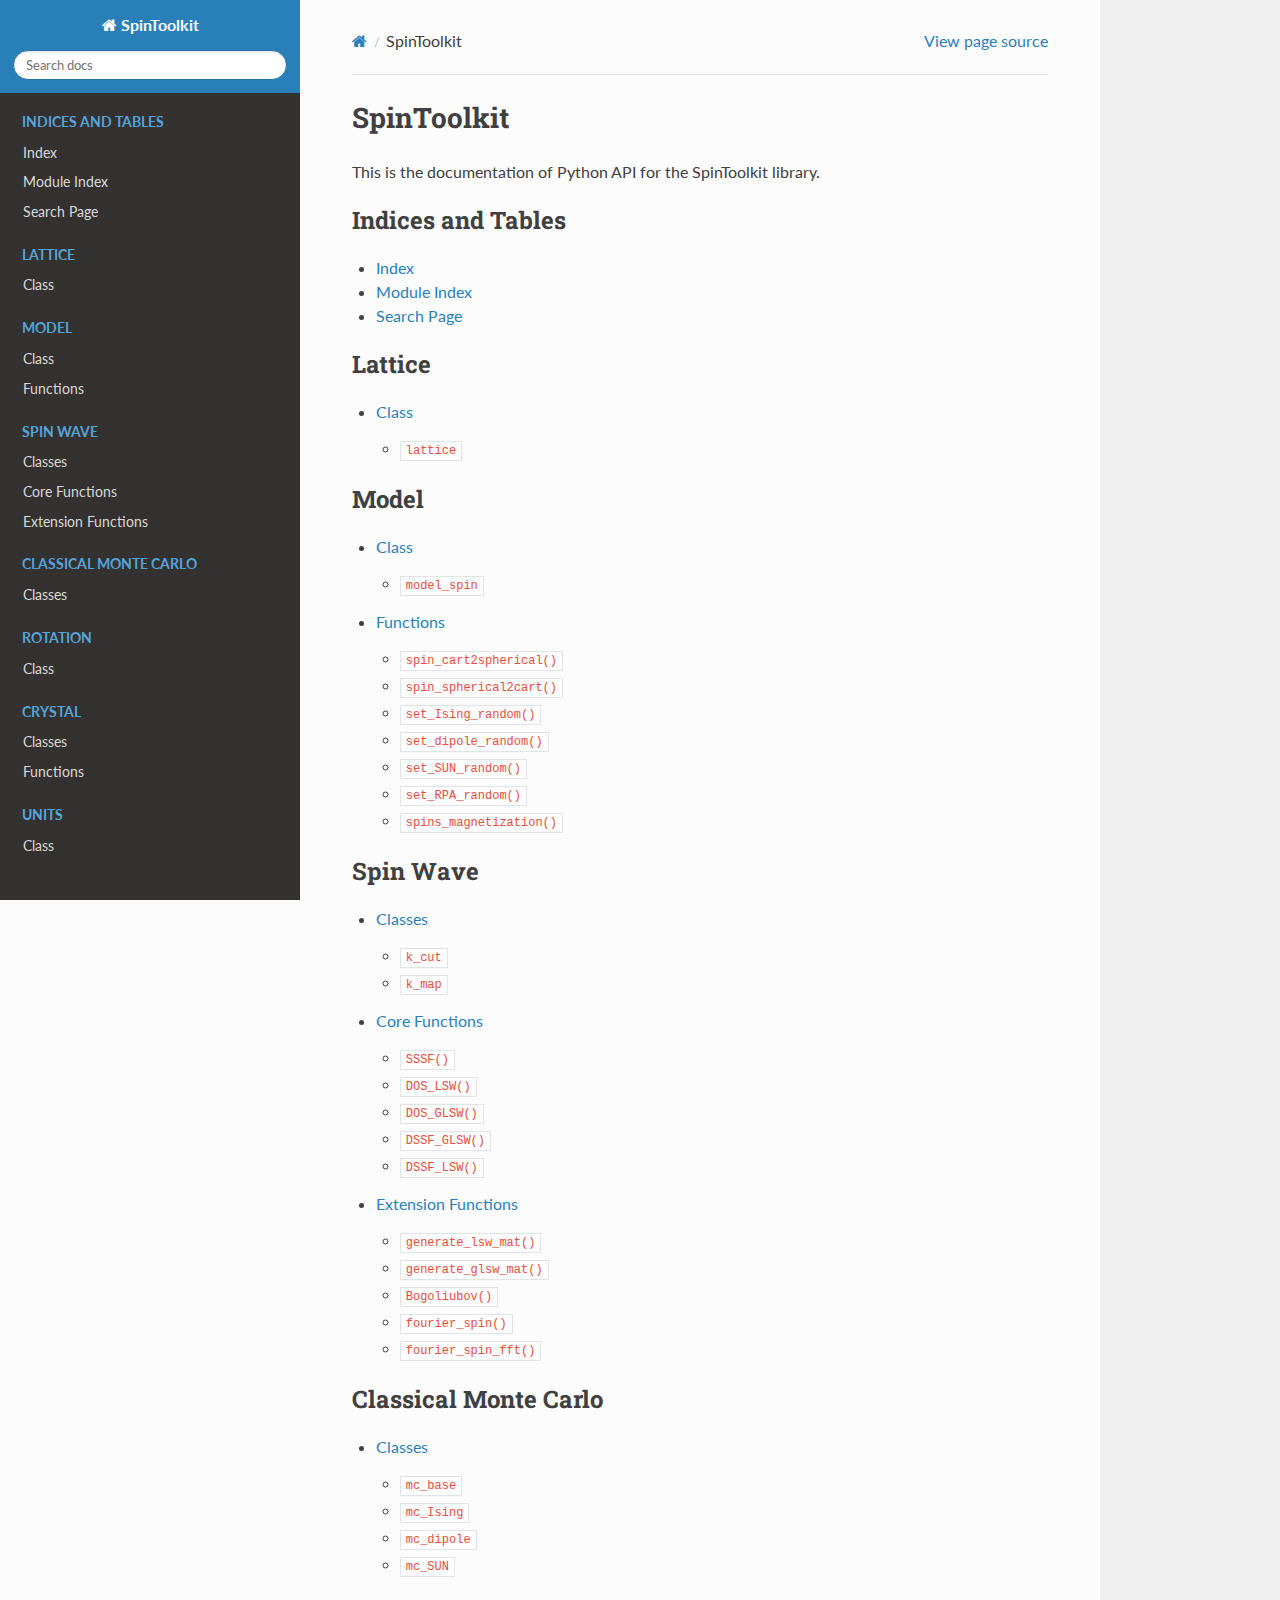
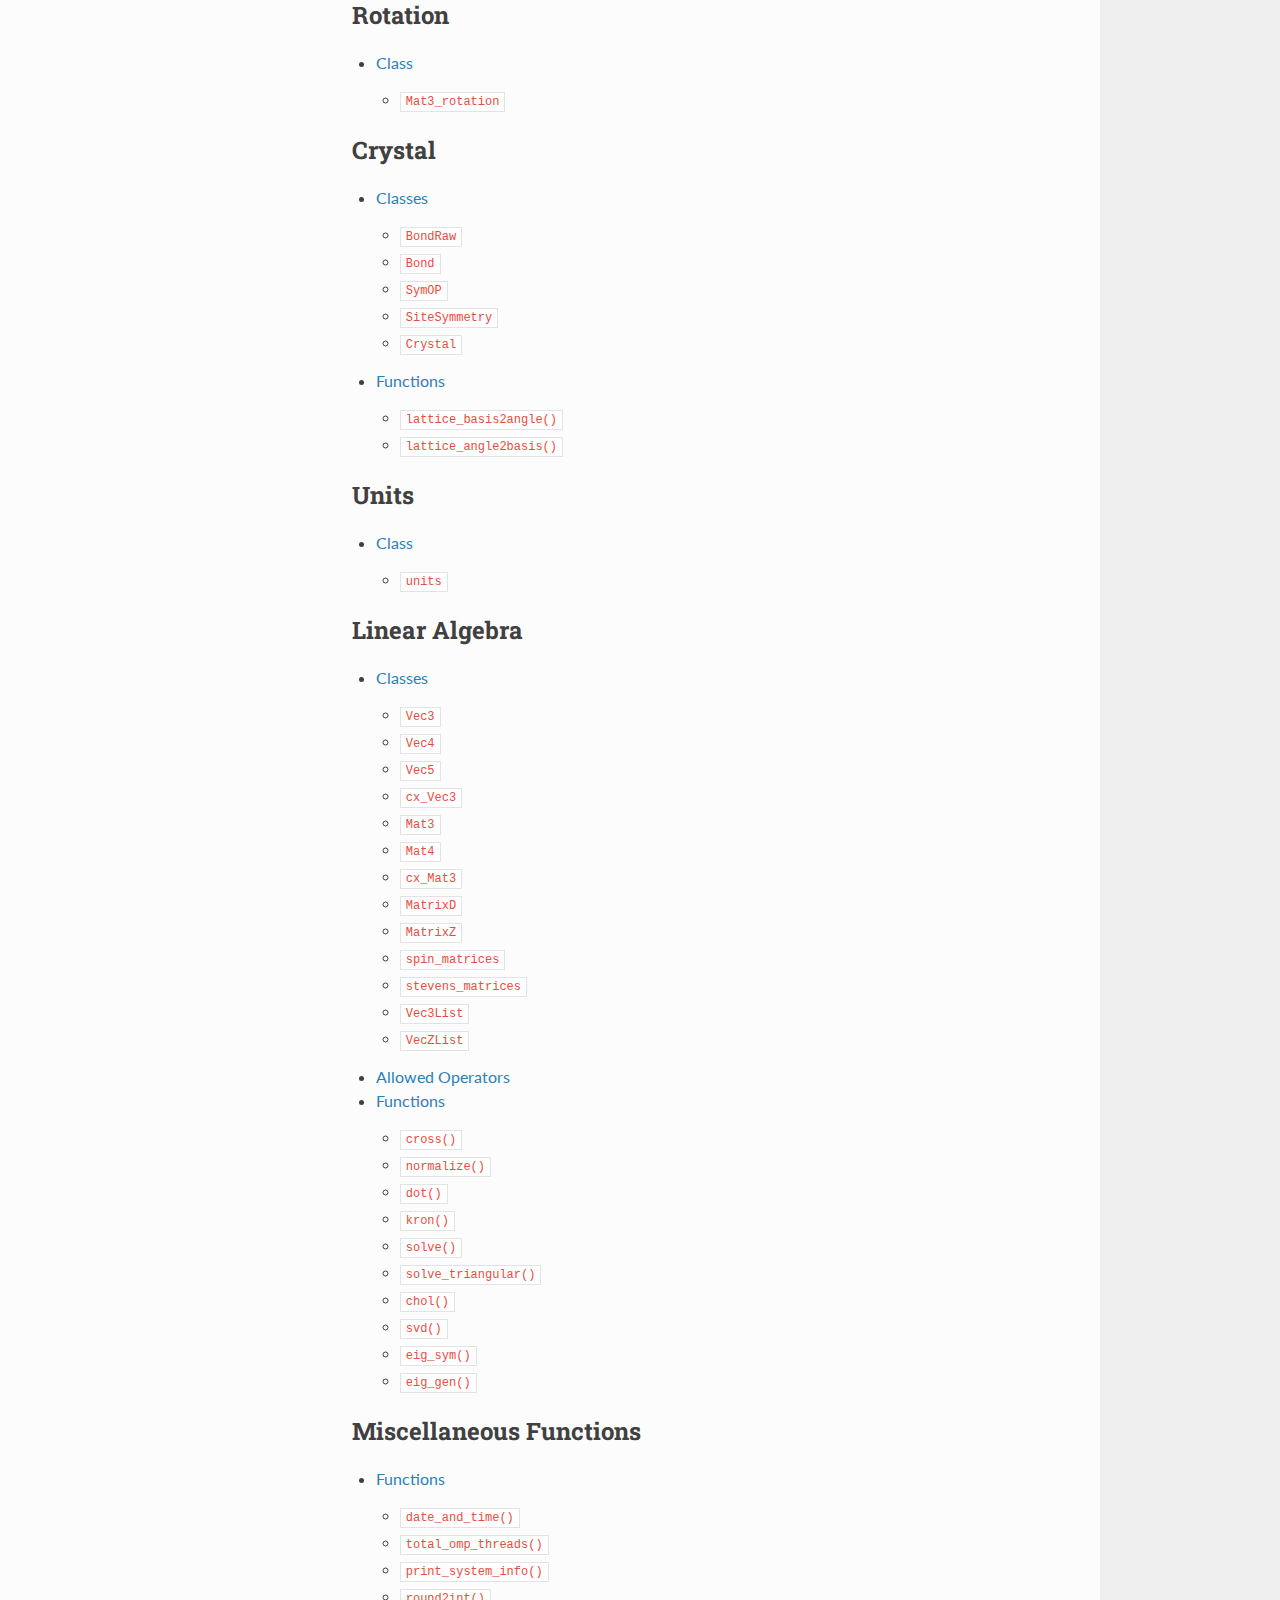
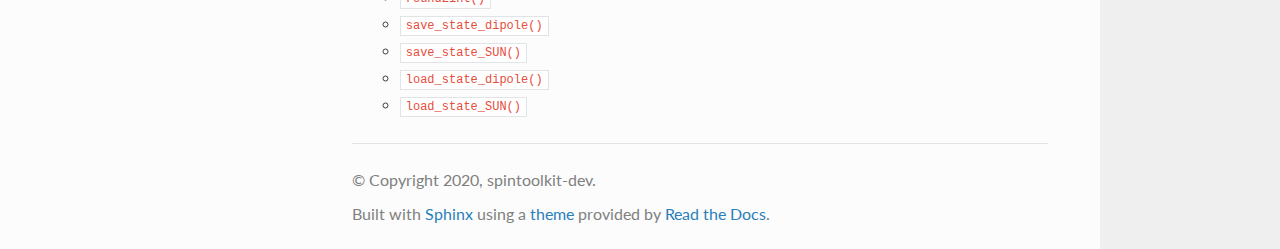
<file: docs/index.html>
<!DOCTYPE html>
<html class="writer-html5" lang="en" data-content_root="./">
<head>
  <meta charset="utf-8" /><meta name="viewport" content="width=device-width, initial-scale=1" />

  <meta name="viewport" content="width=device-width, initial-scale=1.0" />
  <title>SpinToolkit &mdash; SpinToolkit v1.4.0 documentation</title>
      <link rel="stylesheet" type="text/css" href="_static/pygments.css?v=b86133f3" />
      <link rel="stylesheet" type="text/css" href="_static/css/theme.css?v=e59714d7" />
      <link rel="stylesheet" type="text/css" href="_static/custom.css?v=08c4138a" />

  
      <script src="_static/jquery.js?v=5d32c60e"></script>
      <script src="_static/_sphinx_javascript_frameworks_compat.js?v=2cd50e6c"></script>
      <script src="_static/documentation_options.js?v=6ac6f732"></script>
      <script src="_static/doctools.js?v=9bcbadda"></script>
      <script src="_static/sphinx_highlight.js?v=dc90522c"></script>
    <script src="_static/js/theme.js"></script>
    <link rel="index" title="Index" href="genindex.html" />
    <link rel="search" title="Search" href="search.html" /> 
</head>

<body class="wy-body-for-nav"> 
  <div class="wy-grid-for-nav">
    <nav data-toggle="wy-nav-shift" class="wy-nav-side">
      <div class="wy-side-scroll">
        <div class="wy-side-nav-search" >

          
          
          <a href="#" class="icon icon-home">
            SpinToolkit
          </a>
<div role="search">
  <form id="rtd-search-form" class="wy-form" action="search.html" method="get">
    <input type="text" name="q" placeholder="Search docs" aria-label="Search docs" />
    <input type="hidden" name="check_keywords" value="yes" />
    <input type="hidden" name="area" value="default" />
  </form>
</div>
        </div><div class="wy-menu wy-menu-vertical" data-spy="affix" role="navigation" aria-label="Navigation menu">
              <p class="caption" role="heading"><span class="caption-text">Indices and Tables</span></p>
<ul>
<li class="toctree-l1"><a class="reference internal" href="genindex.html">Index</a></li>
<li class="toctree-l1"><a class="reference internal" href="py-modindex.html">Module Index</a></li>
<li class="toctree-l1"><a class="reference internal" href="search.html">Search Page</a></li>
</ul>
<p class="caption" role="heading"><span class="caption-text">Lattice</span></p>
<ul>
<li class="toctree-l1"><a class="reference internal" href="lattice.html">Class</a></li>
</ul>
<p class="caption" role="heading"><span class="caption-text">Model</span></p>
<ul>
<li class="toctree-l1"><a class="reference internal" href="model_spin.html">Class</a></li>
<li class="toctree-l1"><a class="reference internal" href="model_spin.html#functions">Functions</a></li>
</ul>
<p class="caption" role="heading"><span class="caption-text">Spin Wave</span></p>
<ul>
<li class="toctree-l1"><a class="reference internal" href="spinwave.html">Classes</a></li>
<li class="toctree-l1"><a class="reference internal" href="spinwave.html#core-functions">Core Functions</a></li>
<li class="toctree-l1"><a class="reference internal" href="spinwave.html#extension-functions">Extension Functions</a></li>
</ul>
<p class="caption" role="heading"><span class="caption-text">Classical Monte Carlo</span></p>
<ul>
<li class="toctree-l1"><a class="reference internal" href="mc_classical.html">Classes</a></li>
</ul>
<p class="caption" role="heading"><span class="caption-text">Rotation</span></p>
<ul>
<li class="toctree-l1"><a class="reference internal" href="rotation.html">Class</a></li>
</ul>
<p class="caption" role="heading"><span class="caption-text">Crystal</span></p>
<ul>
<li class="toctree-l1"><a class="reference internal" href="crystal.html">Classes</a></li>
<li class="toctree-l1"><a class="reference internal" href="crystal.html#functions">Functions</a></li>
</ul>
<p class="caption" role="heading"><span class="caption-text">Units</span></p>
<ul>
<li class="toctree-l1"><a class="reference internal" href="units.html">Class</a></li>
</ul>
<p class="caption" role="heading"><span class="caption-text">Linear Algebra</span></p>
<ul>
<li class="toctree-l1"><a class="reference internal" href="linear_algebra.html">Classes</a></li>
<li class="toctree-l1"><a class="reference internal" href="linear_algebra.html#allowed-operators">Allowed Operators</a></li>
<li class="toctree-l1"><a class="reference internal" href="linear_algebra.html#functions">Functions</a></li>
</ul>
<p class="caption" role="heading"><span class="caption-text">Miscellaneous Functions</span></p>
<ul>
<li class="toctree-l1"><a class="reference internal" href="miscellaneous.html">Functions</a></li>
</ul>

        </div>
      </div>
    </nav>

    <section data-toggle="wy-nav-shift" class="wy-nav-content-wrap"><nav class="wy-nav-top" aria-label="Mobile navigation menu" >
          <i data-toggle="wy-nav-top" class="fa fa-bars"></i>
          <a href="#">SpinToolkit</a>
      </nav>

      <div class="wy-nav-content">
        <div class="rst-content">
          <div role="navigation" aria-label="Page navigation">
  <ul class="wy-breadcrumbs">
      <li><a href="#" class="icon icon-home" aria-label="Home"></a></li>
      <li class="breadcrumb-item active">SpinToolkit</li>
      <li class="wy-breadcrumbs-aside">
            <a href="_sources/index.rst.txt" rel="nofollow"> View page source</a>
      </li>
  </ul>
  <hr/>
</div>
          <div role="main" class="document" itemscope="itemscope" itemtype="http://schema.org/Article">
           <div itemprop="articleBody">
             
  <section id="spintoolkit">
<h1>SpinToolkit<a class="headerlink" href="#spintoolkit" title="Link to this heading"></a></h1>
<p>This is the documentation of Python API for the SpinToolkit library.</p>
<div class="toctree-wrapper compound">
<p class="caption" role="heading"><span class="caption-text">Indices and Tables</span></p>
<ul>
<li class="toctree-l1"><a class="reference internal" href="genindex.html">Index</a></li>
<li class="toctree-l1"><a class="reference internal" href="py-modindex.html">Module Index</a></li>
<li class="toctree-l1"><a class="reference internal" href="search.html">Search Page</a></li>
</ul>
</div>
<div class="toctree-wrapper compound">
<p class="caption" role="heading"><span class="caption-text">Lattice</span></p>
<ul>
<li class="toctree-l1"><a class="reference internal" href="lattice.html">Class</a><ul>
<li class="toctree-l2"><a class="reference internal" href="lattice.html#SpinToolkit_py.lattice"><code class="docutils literal notranslate"><span class="pre">lattice</span></code></a></li>
</ul>
</li>
</ul>
</div>
<div class="toctree-wrapper compound">
<p class="caption" role="heading"><span class="caption-text">Model</span></p>
<ul>
<li class="toctree-l1"><a class="reference internal" href="model_spin.html">Class</a><ul>
<li class="toctree-l2"><a class="reference internal" href="model_spin.html#SpinToolkit_py.model_spin"><code class="docutils literal notranslate"><span class="pre">model_spin</span></code></a></li>
</ul>
</li>
<li class="toctree-l1"><a class="reference internal" href="model_spin.html#functions">Functions</a><ul>
<li class="toctree-l2"><a class="reference internal" href="model_spin.html#SpinToolkit_py.spin_cart2spherical"><code class="docutils literal notranslate"><span class="pre">spin_cart2spherical()</span></code></a></li>
<li class="toctree-l2"><a class="reference internal" href="model_spin.html#SpinToolkit_py.spin_spherical2cart"><code class="docutils literal notranslate"><span class="pre">spin_spherical2cart()</span></code></a></li>
<li class="toctree-l2"><a class="reference internal" href="model_spin.html#SpinToolkit_py.set_Ising_random"><code class="docutils literal notranslate"><span class="pre">set_Ising_random()</span></code></a></li>
<li class="toctree-l2"><a class="reference internal" href="model_spin.html#SpinToolkit_py.set_dipole_random"><code class="docutils literal notranslate"><span class="pre">set_dipole_random()</span></code></a></li>
<li class="toctree-l2"><a class="reference internal" href="model_spin.html#SpinToolkit_py.set_SUN_random"><code class="docutils literal notranslate"><span class="pre">set_SUN_random()</span></code></a></li>
<li class="toctree-l2"><a class="reference internal" href="model_spin.html#SpinToolkit_py.set_RPA_random"><code class="docutils literal notranslate"><span class="pre">set_RPA_random()</span></code></a></li>
<li class="toctree-l2"><a class="reference internal" href="model_spin.html#SpinToolkit_py.spins_magnetization"><code class="docutils literal notranslate"><span class="pre">spins_magnetization()</span></code></a></li>
</ul>
</li>
</ul>
</div>
<div class="toctree-wrapper compound">
<p class="caption" role="heading"><span class="caption-text">Spin Wave</span></p>
<ul>
<li class="toctree-l1"><a class="reference internal" href="spinwave.html">Classes</a><ul>
<li class="toctree-l2"><a class="reference internal" href="spinwave.html#SpinToolkit_py.k_cut"><code class="docutils literal notranslate"><span class="pre">k_cut</span></code></a></li>
<li class="toctree-l2"><a class="reference internal" href="spinwave.html#SpinToolkit_py.k_map"><code class="docutils literal notranslate"><span class="pre">k_map</span></code></a></li>
</ul>
</li>
<li class="toctree-l1"><a class="reference internal" href="spinwave.html#core-functions">Core Functions</a><ul>
<li class="toctree-l2"><a class="reference internal" href="spinwave.html#SpinToolkit_py.SSSF"><code class="docutils literal notranslate"><span class="pre">SSSF()</span></code></a></li>
<li class="toctree-l2"><a class="reference internal" href="spinwave.html#SpinToolkit_py.DOS_LSW"><code class="docutils literal notranslate"><span class="pre">DOS_LSW()</span></code></a></li>
<li class="toctree-l2"><a class="reference internal" href="spinwave.html#SpinToolkit_py.DOS_GLSW"><code class="docutils literal notranslate"><span class="pre">DOS_GLSW()</span></code></a></li>
<li class="toctree-l2"><a class="reference internal" href="spinwave.html#SpinToolkit_py.DSSF_GLSW"><code class="docutils literal notranslate"><span class="pre">DSSF_GLSW()</span></code></a></li>
<li class="toctree-l2"><a class="reference internal" href="spinwave.html#SpinToolkit_py.DSSF_LSW"><code class="docutils literal notranslate"><span class="pre">DSSF_LSW()</span></code></a></li>
</ul>
</li>
<li class="toctree-l1"><a class="reference internal" href="spinwave.html#extension-functions">Extension Functions</a><ul>
<li class="toctree-l2"><a class="reference internal" href="spinwave.html#SpinToolkit_py.generate_lsw_mat"><code class="docutils literal notranslate"><span class="pre">generate_lsw_mat()</span></code></a></li>
<li class="toctree-l2"><a class="reference internal" href="spinwave.html#SpinToolkit_py.generate_glsw_mat"><code class="docutils literal notranslate"><span class="pre">generate_glsw_mat()</span></code></a></li>
<li class="toctree-l2"><a class="reference internal" href="spinwave.html#SpinToolkit_py.Bogoliubov"><code class="docutils literal notranslate"><span class="pre">Bogoliubov()</span></code></a></li>
<li class="toctree-l2"><a class="reference internal" href="spinwave.html#SpinToolkit_py.fourier_spin"><code class="docutils literal notranslate"><span class="pre">fourier_spin()</span></code></a></li>
<li class="toctree-l2"><a class="reference internal" href="spinwave.html#SpinToolkit_py.fourier_spin_fft"><code class="docutils literal notranslate"><span class="pre">fourier_spin_fft()</span></code></a></li>
</ul>
</li>
</ul>
</div>
<div class="toctree-wrapper compound">
<p class="caption" role="heading"><span class="caption-text">Classical Monte Carlo</span></p>
<ul>
<li class="toctree-l1"><a class="reference internal" href="mc_classical.html">Classes</a><ul>
<li class="toctree-l2"><a class="reference internal" href="mc_classical.html#SpinToolkit_py.mc_base"><code class="docutils literal notranslate"><span class="pre">mc_base</span></code></a></li>
<li class="toctree-l2"><a class="reference internal" href="mc_classical.html#SpinToolkit_py.mc_Ising"><code class="docutils literal notranslate"><span class="pre">mc_Ising</span></code></a></li>
<li class="toctree-l2"><a class="reference internal" href="mc_classical.html#SpinToolkit_py.mc_dipole"><code class="docutils literal notranslate"><span class="pre">mc_dipole</span></code></a></li>
<li class="toctree-l2"><a class="reference internal" href="mc_classical.html#SpinToolkit_py.mc_SUN"><code class="docutils literal notranslate"><span class="pre">mc_SUN</span></code></a></li>
</ul>
</li>
</ul>
</div>
<div class="toctree-wrapper compound">
<p class="caption" role="heading"><span class="caption-text">Rotation</span></p>
<ul>
<li class="toctree-l1"><a class="reference internal" href="rotation.html">Class</a><ul>
<li class="toctree-l2"><a class="reference internal" href="rotation.html#SpinToolkit_py.Mat3_rotation"><code class="docutils literal notranslate"><span class="pre">Mat3_rotation</span></code></a></li>
</ul>
</li>
</ul>
</div>
<div class="toctree-wrapper compound">
<p class="caption" role="heading"><span class="caption-text">Crystal</span></p>
<ul>
<li class="toctree-l1"><a class="reference internal" href="crystal.html">Classes</a><ul>
<li class="toctree-l2"><a class="reference internal" href="crystal.html#SpinToolkit_py.BondRaw"><code class="docutils literal notranslate"><span class="pre">BondRaw</span></code></a></li>
<li class="toctree-l2"><a class="reference internal" href="crystal.html#SpinToolkit_py.Bond"><code class="docutils literal notranslate"><span class="pre">Bond</span></code></a></li>
<li class="toctree-l2"><a class="reference internal" href="crystal.html#SpinToolkit_py.SymOP"><code class="docutils literal notranslate"><span class="pre">SymOP</span></code></a></li>
<li class="toctree-l2"><a class="reference internal" href="crystal.html#SpinToolkit_py.SiteSymmetry"><code class="docutils literal notranslate"><span class="pre">SiteSymmetry</span></code></a></li>
<li class="toctree-l2"><a class="reference internal" href="crystal.html#SpinToolkit_py.Crystal"><code class="docutils literal notranslate"><span class="pre">Crystal</span></code></a></li>
</ul>
</li>
<li class="toctree-l1"><a class="reference internal" href="crystal.html#functions">Functions</a><ul>
<li class="toctree-l2"><a class="reference internal" href="crystal.html#SpinToolkit_py.lattice_basis2angle"><code class="docutils literal notranslate"><span class="pre">lattice_basis2angle()</span></code></a></li>
<li class="toctree-l2"><a class="reference internal" href="crystal.html#SpinToolkit_py.lattice_angle2basis"><code class="docutils literal notranslate"><span class="pre">lattice_angle2basis()</span></code></a></li>
</ul>
</li>
</ul>
</div>
<div class="toctree-wrapper compound">
<p class="caption" role="heading"><span class="caption-text">Units</span></p>
<ul>
<li class="toctree-l1"><a class="reference internal" href="units.html">Class</a><ul>
<li class="toctree-l2"><a class="reference internal" href="units.html#SpinToolkit_py.units"><code class="docutils literal notranslate"><span class="pre">units</span></code></a></li>
</ul>
</li>
</ul>
</div>
<div class="toctree-wrapper compound">
<p class="caption" role="heading"><span class="caption-text">Linear Algebra</span></p>
<ul>
<li class="toctree-l1"><a class="reference internal" href="linear_algebra.html">Classes</a><ul>
<li class="toctree-l2"><a class="reference internal" href="linear_algebra.html#SpinToolkit_py.Vec3"><code class="docutils literal notranslate"><span class="pre">Vec3</span></code></a></li>
<li class="toctree-l2"><a class="reference internal" href="linear_algebra.html#SpinToolkit_py.Vec4"><code class="docutils literal notranslate"><span class="pre">Vec4</span></code></a></li>
<li class="toctree-l2"><a class="reference internal" href="linear_algebra.html#SpinToolkit_py.Vec5"><code class="docutils literal notranslate"><span class="pre">Vec5</span></code></a></li>
<li class="toctree-l2"><a class="reference internal" href="linear_algebra.html#SpinToolkit_py.cx_Vec3"><code class="docutils literal notranslate"><span class="pre">cx_Vec3</span></code></a></li>
<li class="toctree-l2"><a class="reference internal" href="linear_algebra.html#SpinToolkit_py.Mat3"><code class="docutils literal notranslate"><span class="pre">Mat3</span></code></a></li>
<li class="toctree-l2"><a class="reference internal" href="linear_algebra.html#SpinToolkit_py.Mat4"><code class="docutils literal notranslate"><span class="pre">Mat4</span></code></a></li>
<li class="toctree-l2"><a class="reference internal" href="linear_algebra.html#SpinToolkit_py.cx_Mat3"><code class="docutils literal notranslate"><span class="pre">cx_Mat3</span></code></a></li>
<li class="toctree-l2"><a class="reference internal" href="linear_algebra.html#SpinToolkit_py.MatrixD"><code class="docutils literal notranslate"><span class="pre">MatrixD</span></code></a></li>
<li class="toctree-l2"><a class="reference internal" href="linear_algebra.html#SpinToolkit_py.MatrixZ"><code class="docutils literal notranslate"><span class="pre">MatrixZ</span></code></a></li>
<li class="toctree-l2"><a class="reference internal" href="linear_algebra.html#SpinToolkit_py.spin_matrices"><code class="docutils literal notranslate"><span class="pre">spin_matrices</span></code></a></li>
<li class="toctree-l2"><a class="reference internal" href="linear_algebra.html#SpinToolkit_py.stevens_matrices"><code class="docutils literal notranslate"><span class="pre">stevens_matrices</span></code></a></li>
<li class="toctree-l2"><a class="reference internal" href="linear_algebra.html#SpinToolkit_py.Vec3List"><code class="docutils literal notranslate"><span class="pre">Vec3List</span></code></a></li>
<li class="toctree-l2"><a class="reference internal" href="linear_algebra.html#SpinToolkit_py.VecZList"><code class="docutils literal notranslate"><span class="pre">VecZList</span></code></a></li>
</ul>
</li>
<li class="toctree-l1"><a class="reference internal" href="linear_algebra.html#allowed-operators">Allowed Operators</a></li>
<li class="toctree-l1"><a class="reference internal" href="linear_algebra.html#functions">Functions</a><ul>
<li class="toctree-l2"><a class="reference internal" href="linear_algebra.html#SpinToolkit_py.cross"><code class="docutils literal notranslate"><span class="pre">cross()</span></code></a></li>
<li class="toctree-l2"><a class="reference internal" href="linear_algebra.html#SpinToolkit_py.normalize"><code class="docutils literal notranslate"><span class="pre">normalize()</span></code></a></li>
<li class="toctree-l2"><a class="reference internal" href="linear_algebra.html#SpinToolkit_py.dot"><code class="docutils literal notranslate"><span class="pre">dot()</span></code></a></li>
<li class="toctree-l2"><a class="reference internal" href="linear_algebra.html#SpinToolkit_py.kron"><code class="docutils literal notranslate"><span class="pre">kron()</span></code></a></li>
<li class="toctree-l2"><a class="reference internal" href="linear_algebra.html#SpinToolkit_py.solve"><code class="docutils literal notranslate"><span class="pre">solve()</span></code></a></li>
<li class="toctree-l2"><a class="reference internal" href="linear_algebra.html#SpinToolkit_py.solve_triangular"><code class="docutils literal notranslate"><span class="pre">solve_triangular()</span></code></a></li>
<li class="toctree-l2"><a class="reference internal" href="linear_algebra.html#SpinToolkit_py.chol"><code class="docutils literal notranslate"><span class="pre">chol()</span></code></a></li>
<li class="toctree-l2"><a class="reference internal" href="linear_algebra.html#SpinToolkit_py.svd"><code class="docutils literal notranslate"><span class="pre">svd()</span></code></a></li>
<li class="toctree-l2"><a class="reference internal" href="linear_algebra.html#SpinToolkit_py.eig_sym"><code class="docutils literal notranslate"><span class="pre">eig_sym()</span></code></a></li>
<li class="toctree-l2"><a class="reference internal" href="linear_algebra.html#SpinToolkit_py.eig_gen"><code class="docutils literal notranslate"><span class="pre">eig_gen()</span></code></a></li>
</ul>
</li>
</ul>
</div>
<div class="toctree-wrapper compound">
<p class="caption" role="heading"><span class="caption-text">Miscellaneous Functions</span></p>
<ul>
<li class="toctree-l1"><a class="reference internal" href="miscellaneous.html">Functions</a><ul>
<li class="toctree-l2"><a class="reference internal" href="miscellaneous.html#SpinToolkit_py.date_and_time"><code class="docutils literal notranslate"><span class="pre">date_and_time()</span></code></a></li>
<li class="toctree-l2"><a class="reference internal" href="miscellaneous.html#SpinToolkit_py.total_omp_threads"><code class="docutils literal notranslate"><span class="pre">total_omp_threads()</span></code></a></li>
<li class="toctree-l2"><a class="reference internal" href="miscellaneous.html#SpinToolkit_py.print_system_info"><code class="docutils literal notranslate"><span class="pre">print_system_info()</span></code></a></li>
<li class="toctree-l2"><a class="reference internal" href="miscellaneous.html#SpinToolkit_py.round2int"><code class="docutils literal notranslate"><span class="pre">round2int()</span></code></a></li>
<li class="toctree-l2"><a class="reference internal" href="miscellaneous.html#SpinToolkit_py.save_state_dipole"><code class="docutils literal notranslate"><span class="pre">save_state_dipole()</span></code></a></li>
<li class="toctree-l2"><a class="reference internal" href="miscellaneous.html#SpinToolkit_py.save_state_SUN"><code class="docutils literal notranslate"><span class="pre">save_state_SUN()</span></code></a></li>
<li class="toctree-l2"><a class="reference internal" href="miscellaneous.html#SpinToolkit_py.load_state_dipole"><code class="docutils literal notranslate"><span class="pre">load_state_dipole()</span></code></a></li>
<li class="toctree-l2"><a class="reference internal" href="miscellaneous.html#SpinToolkit_py.load_state_SUN"><code class="docutils literal notranslate"><span class="pre">load_state_SUN()</span></code></a></li>
</ul>
</li>
</ul>
</div>
</section>


           </div>
          </div>
          <footer>

  <hr/>

  <div role="contentinfo">
    <p>&#169; Copyright 2020, spintoolkit-dev.</p>
  </div>

  Built with <a href="https://www.sphinx-doc.org/">Sphinx</a> using a
    <a href="https://github.com/readthedocs/sphinx_rtd_theme">theme</a>
    provided by <a href="https://readthedocs.org">Read the Docs</a>.
   

</footer>
        </div>
      </div>
    </section>
  </div>
  <script>
      jQuery(function () {
          SphinxRtdTheme.Navigation.enable(true);
      });
  </script> 

</body>
</html>
</file>
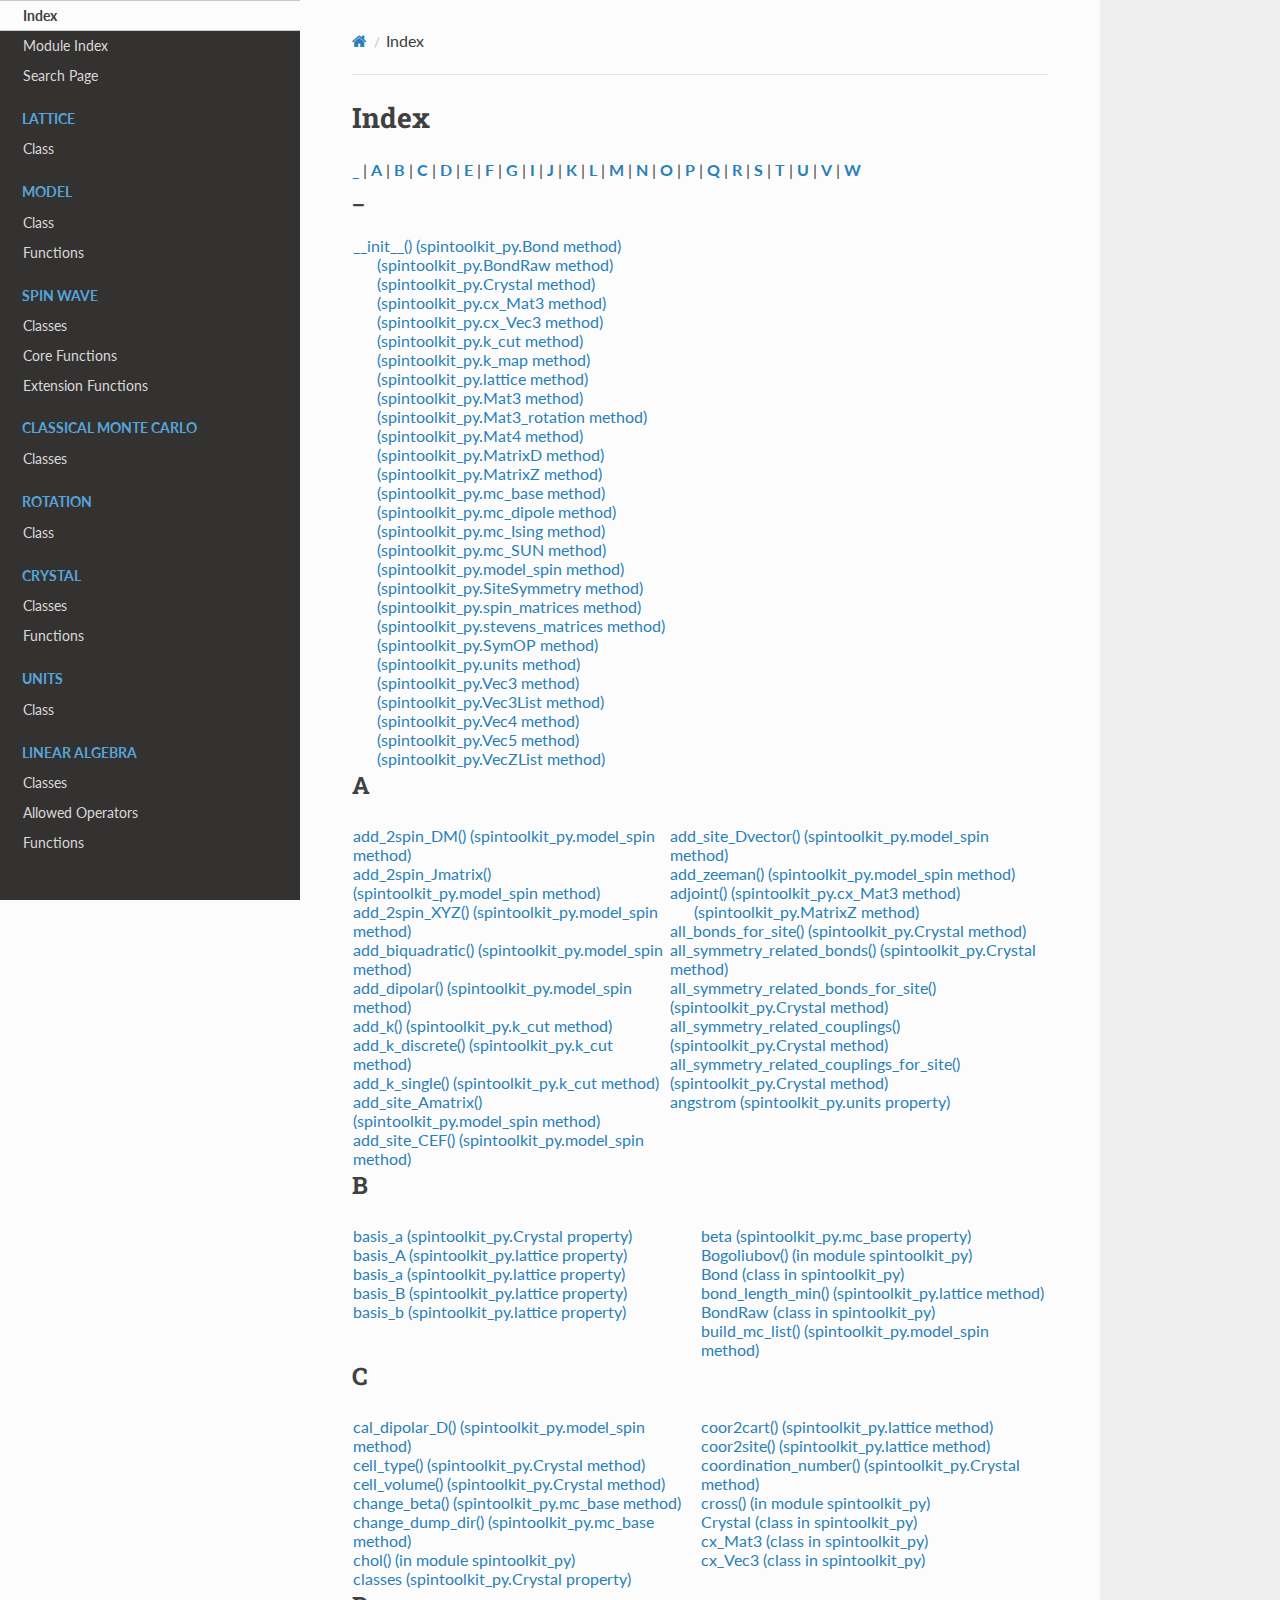
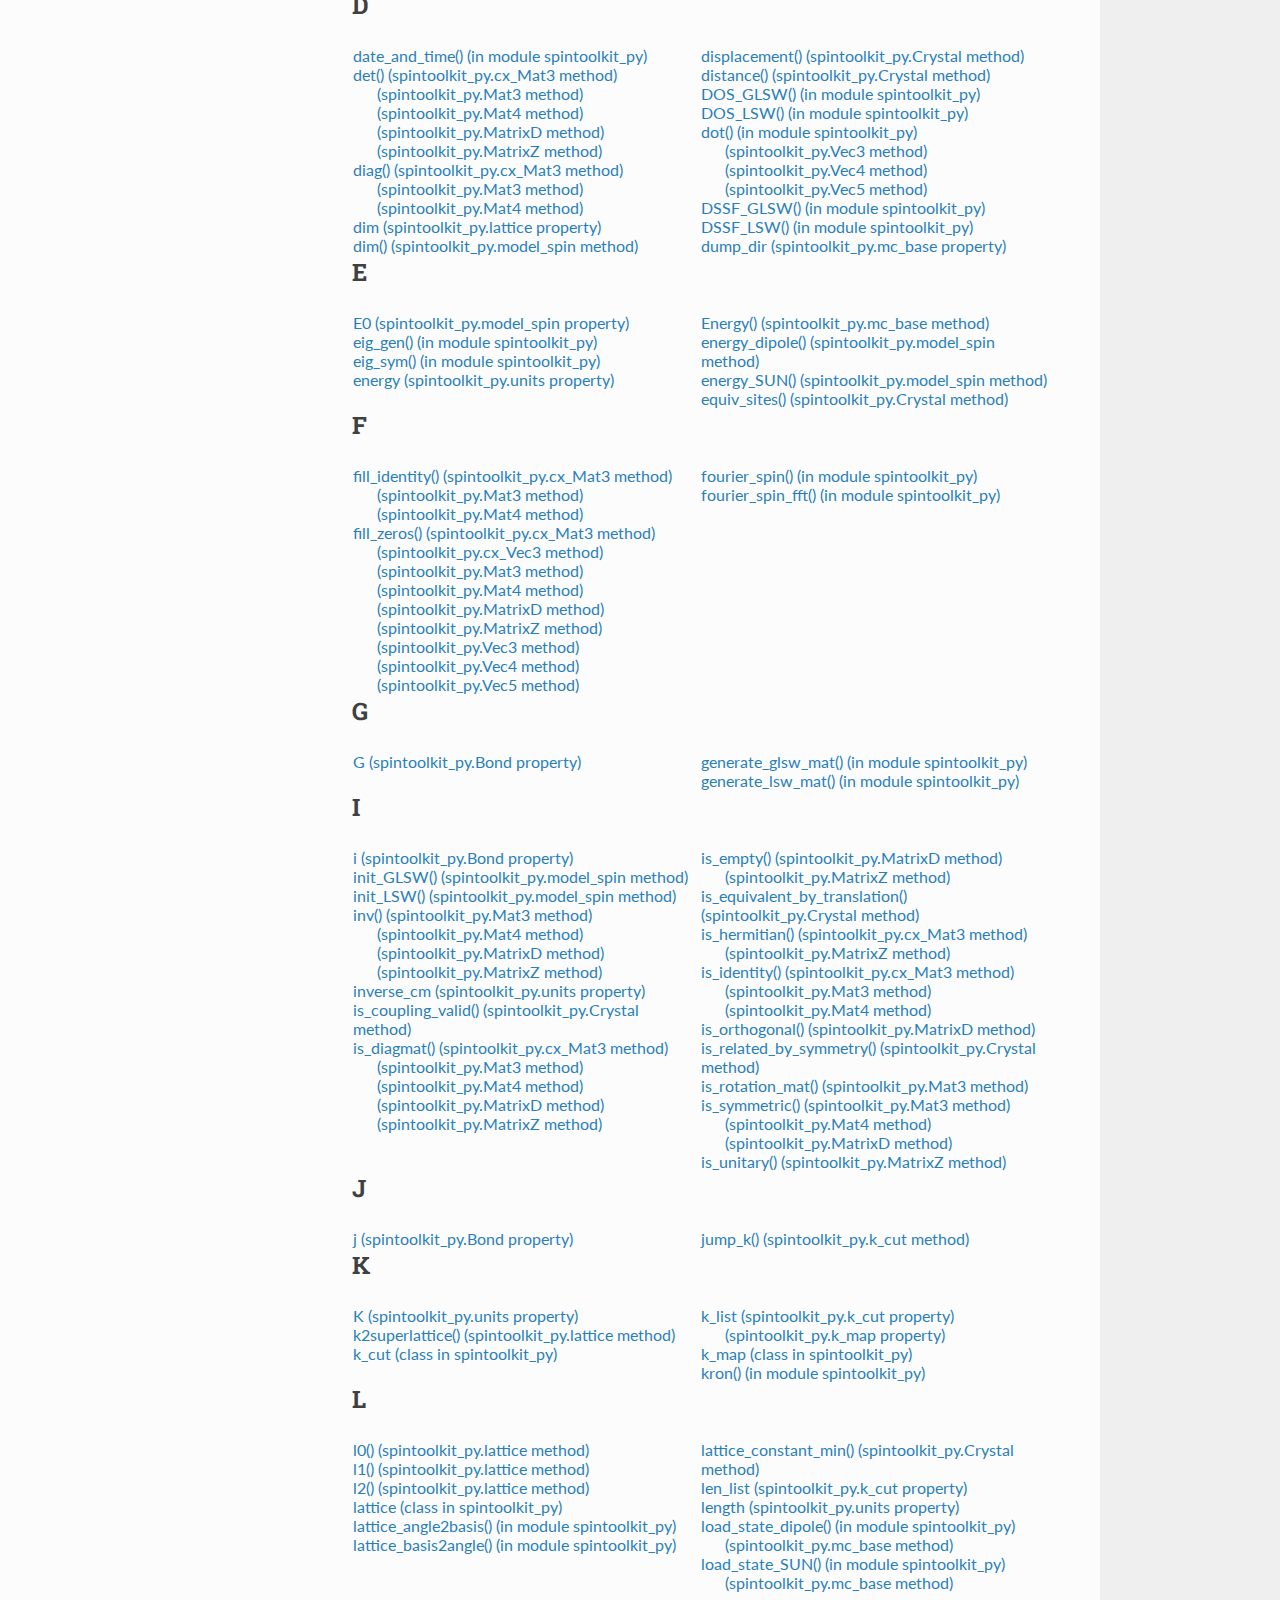
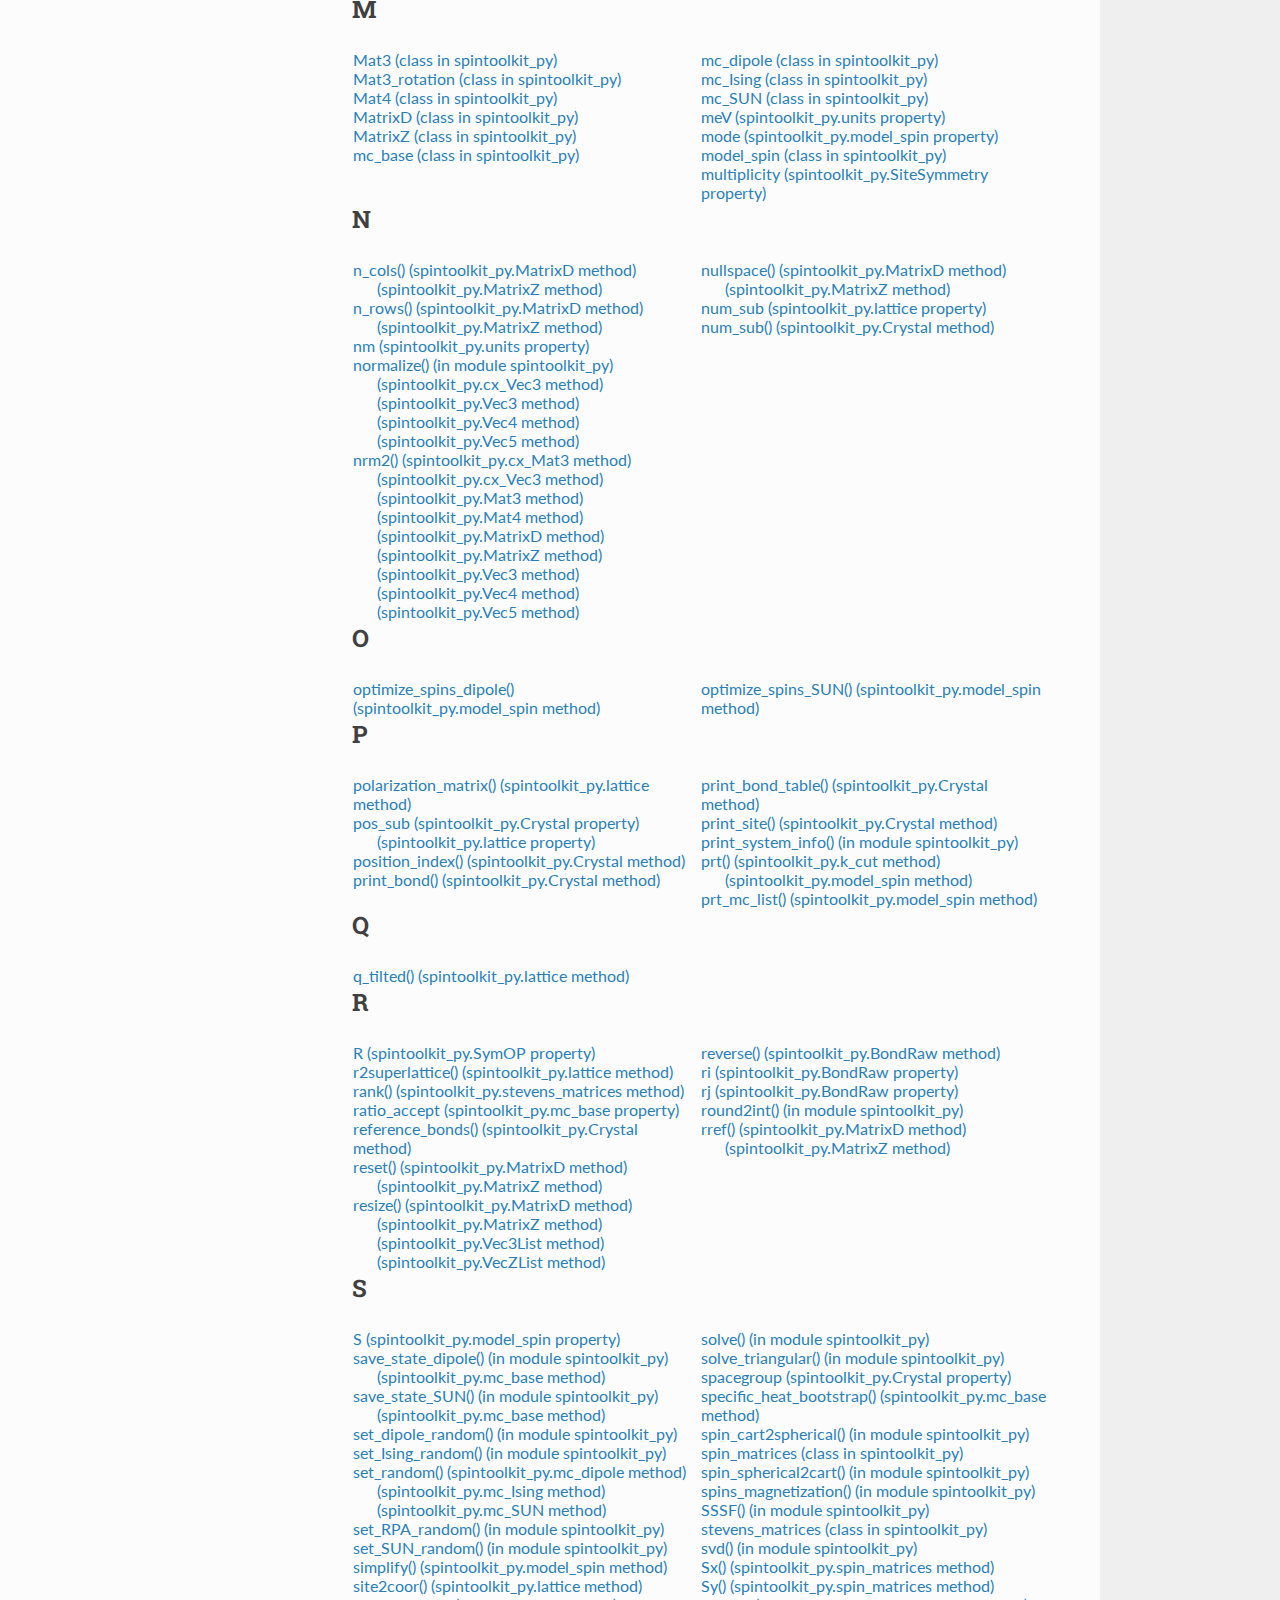
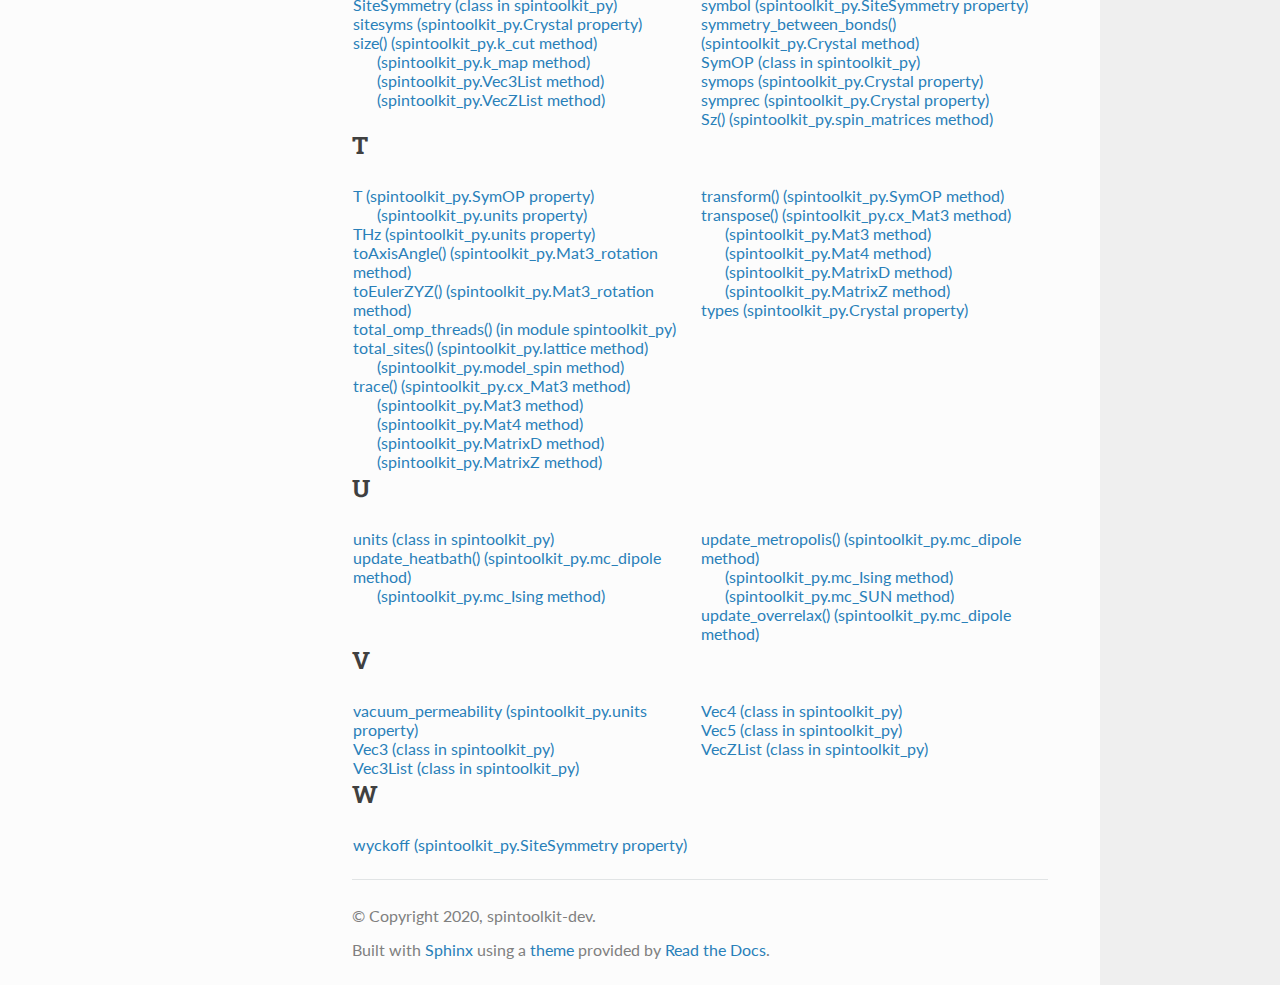
<file: docs/genindex.html>
<!DOCTYPE html>
<html class="writer-html5" lang="en" data-content_root="./">
<head>
  <meta charset="utf-8" />
  <meta name="viewport" content="width=device-width, initial-scale=1.0" />
  <title>Index &mdash; SpinToolkit v1.5.0 documentation</title>
      <link rel="stylesheet" type="text/css" href="_static/pygments.css?v=80d5e7a1" />
      <link rel="stylesheet" type="text/css" href="_static/css/theme.css?v=86f27845" />
      <link rel="stylesheet" type="text/css" href="_static/custom.css?v=08c4138a" />

  
  
        <script src="_static/jquery.js?v=8dae8fb0"></script>
        <script src="_static/_sphinx_javascript_frameworks_compat.js?v=2cd50e6c"></script>
        <script src="_static/documentation_options.js?v=1b13bd6b"></script>
        <script src="_static/doctools.js?v=888ff710"></script>
        <script src="_static/sphinx_highlight.js?v=dc90522c"></script>
    <script src="_static/js/theme.js"></script>
    <link rel="index" title="Index" href="#" />
    <link rel="search" title="Search" href="search.html" /> 
</head>

<body class="wy-body-for-nav"> 
  <div class="wy-grid-for-nav">
    <nav data-toggle="wy-nav-shift" class="wy-nav-side">
      <div class="wy-side-scroll">
        <div class="wy-side-nav-search" >

          
          
          <a href="index.html" class="icon icon-home">
            SpinToolkit
          </a>
<div role="search">
  <form id="rtd-search-form" class="wy-form" action="search.html" method="get">
    <input type="text" name="q" placeholder="Search docs" aria-label="Search docs" />
    <input type="hidden" name="check_keywords" value="yes" />
    <input type="hidden" name="area" value="default" />
  </form>
</div>
        </div><div class="wy-menu wy-menu-vertical" data-spy="affix" role="navigation" aria-label="Navigation menu">
              <p class="caption" role="heading"><span class="caption-text">Indices and Tables</span></p>
<ul class="current">
<li class="toctree-l1 current"><a class="current reference internal" href="#">Index</a></li>
<li class="toctree-l1"><a class="reference internal" href="py-modindex.html">Module Index</a></li>
<li class="toctree-l1"><a class="reference internal" href="search.html">Search Page</a></li>
</ul>
<p class="caption" role="heading"><span class="caption-text">Lattice</span></p>
<ul>
<li class="toctree-l1"><a class="reference internal" href="lattice.html">Class</a></li>
</ul>
<p class="caption" role="heading"><span class="caption-text">Model</span></p>
<ul>
<li class="toctree-l1"><a class="reference internal" href="model_spin.html">Class</a></li>
<li class="toctree-l1"><a class="reference internal" href="model_spin.html#functions">Functions</a></li>
</ul>
<p class="caption" role="heading"><span class="caption-text">Spin Wave</span></p>
<ul>
<li class="toctree-l1"><a class="reference internal" href="spinwave.html">Classes</a></li>
<li class="toctree-l1"><a class="reference internal" href="spinwave.html#core-functions">Core Functions</a></li>
<li class="toctree-l1"><a class="reference internal" href="spinwave.html#extension-functions">Extension Functions</a></li>
</ul>
<p class="caption" role="heading"><span class="caption-text">Classical Monte Carlo</span></p>
<ul>
<li class="toctree-l1"><a class="reference internal" href="mc_classical.html">Classes</a></li>
</ul>
<p class="caption" role="heading"><span class="caption-text">Rotation</span></p>
<ul>
<li class="toctree-l1"><a class="reference internal" href="rotation.html">Class</a></li>
</ul>
<p class="caption" role="heading"><span class="caption-text">Crystal</span></p>
<ul>
<li class="toctree-l1"><a class="reference internal" href="crystal.html">Classes</a></li>
<li class="toctree-l1"><a class="reference internal" href="crystal.html#functions">Functions</a></li>
</ul>
<p class="caption" role="heading"><span class="caption-text">Units</span></p>
<ul>
<li class="toctree-l1"><a class="reference internal" href="units.html">Class</a></li>
</ul>
<p class="caption" role="heading"><span class="caption-text">Linear Algebra</span></p>
<ul>
<li class="toctree-l1"><a class="reference internal" href="linear_algebra.html">Classes</a></li>
<li class="toctree-l1"><a class="reference internal" href="linear_algebra.html#allowed-operators">Allowed Operators</a></li>
<li class="toctree-l1"><a class="reference internal" href="linear_algebra.html#functions">Functions</a></li>
</ul>
<p class="caption" role="heading"><span class="caption-text">Miscellaneous Functions</span></p>
<ul>
<li class="toctree-l1"><a class="reference internal" href="miscellaneous.html">Functions</a></li>
</ul>

        </div>
      </div>
    </nav>

    <section data-toggle="wy-nav-shift" class="wy-nav-content-wrap"><nav class="wy-nav-top" aria-label="Mobile navigation menu" >
          <i data-toggle="wy-nav-top" class="fa fa-bars"></i>
          <a href="index.html">SpinToolkit</a>
      </nav>

      <div class="wy-nav-content">
        <div class="rst-content">
          <div role="navigation" aria-label="Page navigation">
  <ul class="wy-breadcrumbs">
      <li><a href="index.html" class="icon icon-home" aria-label="Home"></a></li>
      <li class="breadcrumb-item active">Index</li>
      <li class="wy-breadcrumbs-aside">
      </li>
  </ul>
  <hr/>
</div>
          <div role="main" class="document" itemscope="itemscope" itemtype="http://schema.org/Article">
           <div itemprop="articleBody">
             

<h1 id="index">Index</h1>

<div class="genindex-jumpbox">
 <a href="#_"><strong>_</strong></a>
 | <a href="#A"><strong>A</strong></a>
 | <a href="#B"><strong>B</strong></a>
 | <a href="#C"><strong>C</strong></a>
 | <a href="#D"><strong>D</strong></a>
 | <a href="#E"><strong>E</strong></a>
 | <a href="#F"><strong>F</strong></a>
 | <a href="#G"><strong>G</strong></a>
 | <a href="#I"><strong>I</strong></a>
 | <a href="#J"><strong>J</strong></a>
 | <a href="#K"><strong>K</strong></a>
 | <a href="#L"><strong>L</strong></a>
 | <a href="#M"><strong>M</strong></a>
 | <a href="#N"><strong>N</strong></a>
 | <a href="#O"><strong>O</strong></a>
 | <a href="#P"><strong>P</strong></a>
 | <a href="#Q"><strong>Q</strong></a>
 | <a href="#R"><strong>R</strong></a>
 | <a href="#S"><strong>S</strong></a>
 | <a href="#T"><strong>T</strong></a>
 | <a href="#U"><strong>U</strong></a>
 | <a href="#V"><strong>V</strong></a>
 | <a href="#W"><strong>W</strong></a>
 
</div>
<h2 id="_">_</h2>
<table style="width: 100%" class="indextable genindextable"><tr>
  <td style="width: 33%; vertical-align: top;"><ul>
      <li><a href="crystal.html#spintoolkit_py.Bond.__init__">__init__() (spintoolkit_py.Bond method)</a>

      <ul>
        <li><a href="crystal.html#spintoolkit_py.BondRaw.__init__">(spintoolkit_py.BondRaw method)</a>
</li>
        <li><a href="crystal.html#spintoolkit_py.Crystal.__init__">(spintoolkit_py.Crystal method)</a>
</li>
        <li><a href="linear_algebra.html#spintoolkit_py.cx_Mat3.__init__">(spintoolkit_py.cx_Mat3 method)</a>
</li>
        <li><a href="linear_algebra.html#spintoolkit_py.cx_Vec3.__init__">(spintoolkit_py.cx_Vec3 method)</a>
</li>
        <li><a href="spinwave.html#spintoolkit_py.k_cut.__init__">(spintoolkit_py.k_cut method)</a>
</li>
        <li><a href="spinwave.html#spintoolkit_py.k_map.__init__">(spintoolkit_py.k_map method)</a>
</li>
        <li><a href="lattice.html#spintoolkit_py.lattice.__init__">(spintoolkit_py.lattice method)</a>
</li>
        <li><a href="linear_algebra.html#spintoolkit_py.Mat3.__init__">(spintoolkit_py.Mat3 method)</a>
</li>
        <li><a href="rotation.html#spintoolkit_py.Mat3_rotation.__init__">(spintoolkit_py.Mat3_rotation method)</a>
</li>
        <li><a href="linear_algebra.html#spintoolkit_py.Mat4.__init__">(spintoolkit_py.Mat4 method)</a>
</li>
        <li><a href="linear_algebra.html#spintoolkit_py.MatrixD.__init__">(spintoolkit_py.MatrixD method)</a>
</li>
        <li><a href="linear_algebra.html#spintoolkit_py.MatrixZ.__init__">(spintoolkit_py.MatrixZ method)</a>
</li>
        <li><a href="mc_classical.html#spintoolkit_py.mc_base.__init__">(spintoolkit_py.mc_base method)</a>
</li>
        <li><a href="mc_classical.html#spintoolkit_py.mc_dipole.__init__">(spintoolkit_py.mc_dipole method)</a>
</li>
        <li><a href="mc_classical.html#spintoolkit_py.mc_Ising.__init__">(spintoolkit_py.mc_Ising method)</a>
</li>
        <li><a href="mc_classical.html#spintoolkit_py.mc_SUN.__init__">(spintoolkit_py.mc_SUN method)</a>
</li>
        <li><a href="model_spin.html#spintoolkit_py.model_spin.__init__">(spintoolkit_py.model_spin method)</a>
</li>
        <li><a href="crystal.html#spintoolkit_py.SiteSymmetry.__init__">(spintoolkit_py.SiteSymmetry method)</a>
</li>
        <li><a href="linear_algebra.html#spintoolkit_py.spin_matrices.__init__">(spintoolkit_py.spin_matrices method)</a>
</li>
        <li><a href="linear_algebra.html#spintoolkit_py.stevens_matrices.__init__">(spintoolkit_py.stevens_matrices method)</a>
</li>
        <li><a href="crystal.html#spintoolkit_py.SymOP.__init__">(spintoolkit_py.SymOP method)</a>
</li>
        <li><a href="units.html#spintoolkit_py.units.__init__">(spintoolkit_py.units method)</a>
</li>
        <li><a href="linear_algebra.html#spintoolkit_py.Vec3.__init__">(spintoolkit_py.Vec3 method)</a>
</li>
        <li><a href="linear_algebra.html#spintoolkit_py.Vec3List.__init__">(spintoolkit_py.Vec3List method)</a>
</li>
        <li><a href="linear_algebra.html#spintoolkit_py.Vec4.__init__">(spintoolkit_py.Vec4 method)</a>
</li>
        <li><a href="linear_algebra.html#spintoolkit_py.Vec5.__init__">(spintoolkit_py.Vec5 method)</a>
</li>
        <li><a href="linear_algebra.html#spintoolkit_py.VecZList.__init__">(spintoolkit_py.VecZList method)</a>
</li>
      </ul></li>
  </ul></td>
</tr></table>

<h2 id="A">A</h2>
<table style="width: 100%" class="indextable genindextable"><tr>
  <td style="width: 33%; vertical-align: top;"><ul>
      <li><a href="model_spin.html#spintoolkit_py.model_spin.add_2spin_DM">add_2spin_DM() (spintoolkit_py.model_spin method)</a>
</li>
      <li><a href="model_spin.html#spintoolkit_py.model_spin.add_2spin_Jmatrix">add_2spin_Jmatrix() (spintoolkit_py.model_spin method)</a>
</li>
      <li><a href="model_spin.html#spintoolkit_py.model_spin.add_2spin_XYZ">add_2spin_XYZ() (spintoolkit_py.model_spin method)</a>
</li>
      <li><a href="model_spin.html#spintoolkit_py.model_spin.add_biquadratic">add_biquadratic() (spintoolkit_py.model_spin method)</a>
</li>
      <li><a href="model_spin.html#spintoolkit_py.model_spin.add_dipolar">add_dipolar() (spintoolkit_py.model_spin method)</a>
</li>
      <li><a href="spinwave.html#spintoolkit_py.k_cut.add_k">add_k() (spintoolkit_py.k_cut method)</a>
</li>
      <li><a href="spinwave.html#spintoolkit_py.k_cut.add_k_discrete">add_k_discrete() (spintoolkit_py.k_cut method)</a>
</li>
      <li><a href="spinwave.html#spintoolkit_py.k_cut.add_k_single">add_k_single() (spintoolkit_py.k_cut method)</a>
</li>
      <li><a href="model_spin.html#spintoolkit_py.model_spin.add_site_Amatrix">add_site_Amatrix() (spintoolkit_py.model_spin method)</a>
</li>
      <li><a href="model_spin.html#spintoolkit_py.model_spin.add_site_CEF">add_site_CEF() (spintoolkit_py.model_spin method)</a>
</li>
  </ul></td>
  <td style="width: 33%; vertical-align: top;"><ul>
      <li><a href="model_spin.html#spintoolkit_py.model_spin.add_site_Dvector">add_site_Dvector() (spintoolkit_py.model_spin method)</a>
</li>
      <li><a href="model_spin.html#spintoolkit_py.model_spin.add_zeeman">add_zeeman() (spintoolkit_py.model_spin method)</a>
</li>
      <li><a href="linear_algebra.html#spintoolkit_py.cx_Mat3.adjoint">adjoint() (spintoolkit_py.cx_Mat3 method)</a>

      <ul>
        <li><a href="linear_algebra.html#spintoolkit_py.MatrixZ.adjoint">(spintoolkit_py.MatrixZ method)</a>
</li>
      </ul></li>
      <li><a href="crystal.html#spintoolkit_py.Crystal.all_bonds_for_site">all_bonds_for_site() (spintoolkit_py.Crystal method)</a>
</li>
      <li><a href="crystal.html#spintoolkit_py.Crystal.all_symmetry_related_bonds">all_symmetry_related_bonds() (spintoolkit_py.Crystal method)</a>
</li>
      <li><a href="crystal.html#spintoolkit_py.Crystal.all_symmetry_related_bonds_for_site">all_symmetry_related_bonds_for_site() (spintoolkit_py.Crystal method)</a>
</li>
      <li><a href="crystal.html#spintoolkit_py.Crystal.all_symmetry_related_couplings">all_symmetry_related_couplings() (spintoolkit_py.Crystal method)</a>
</li>
      <li><a href="crystal.html#spintoolkit_py.Crystal.all_symmetry_related_couplings_for_site">all_symmetry_related_couplings_for_site() (spintoolkit_py.Crystal method)</a>
</li>
      <li><a href="units.html#spintoolkit_py.units.angstrom">angstrom (spintoolkit_py.units property)</a>
</li>
  </ul></td>
</tr></table>

<h2 id="B">B</h2>
<table style="width: 100%" class="indextable genindextable"><tr>
  <td style="width: 33%; vertical-align: top;"><ul>
      <li><a href="crystal.html#spintoolkit_py.Crystal.basis_a">basis_a (spintoolkit_py.Crystal property)</a>
</li>
      <li><a href="lattice.html#spintoolkit_py.lattice.basis_A">basis_A (spintoolkit_py.lattice property)</a>
</li>
      <li><a href="lattice.html#spintoolkit_py.lattice.basis_a">basis_a (spintoolkit_py.lattice property)</a>
</li>
      <li><a href="lattice.html#spintoolkit_py.lattice.basis_B">basis_B (spintoolkit_py.lattice property)</a>
</li>
      <li><a href="lattice.html#spintoolkit_py.lattice.basis_b">basis_b (spintoolkit_py.lattice property)</a>
</li>
  </ul></td>
  <td style="width: 33%; vertical-align: top;"><ul>
      <li><a href="mc_classical.html#spintoolkit_py.mc_base.beta">beta (spintoolkit_py.mc_base property)</a>
</li>
      <li><a href="spinwave.html#spintoolkit_py.Bogoliubov">Bogoliubov() (in module spintoolkit_py)</a>
</li>
      <li><a href="crystal.html#spintoolkit_py.Bond">Bond (class in spintoolkit_py)</a>
</li>
      <li><a href="lattice.html#spintoolkit_py.lattice.bond_length_min">bond_length_min() (spintoolkit_py.lattice method)</a>
</li>
      <li><a href="crystal.html#spintoolkit_py.BondRaw">BondRaw (class in spintoolkit_py)</a>
</li>
      <li><a href="model_spin.html#spintoolkit_py.model_spin.build_mc_list">build_mc_list() (spintoolkit_py.model_spin method)</a>
</li>
  </ul></td>
</tr></table>

<h2 id="C">C</h2>
<table style="width: 100%" class="indextable genindextable"><tr>
  <td style="width: 33%; vertical-align: top;"><ul>
      <li><a href="model_spin.html#spintoolkit_py.model_spin.cal_dipolar_D">cal_dipolar_D() (spintoolkit_py.model_spin method)</a>
</li>
      <li><a href="crystal.html#spintoolkit_py.Crystal.cell_type">cell_type() (spintoolkit_py.Crystal method)</a>
</li>
      <li><a href="crystal.html#spintoolkit_py.Crystal.cell_volume">cell_volume() (spintoolkit_py.Crystal method)</a>
</li>
      <li><a href="mc_classical.html#spintoolkit_py.mc_base.change_beta">change_beta() (spintoolkit_py.mc_base method)</a>
</li>
      <li><a href="mc_classical.html#spintoolkit_py.mc_base.change_dump_dir">change_dump_dir() (spintoolkit_py.mc_base method)</a>
</li>
      <li><a href="linear_algebra.html#spintoolkit_py.chol">chol() (in module spintoolkit_py)</a>
</li>
      <li><a href="crystal.html#spintoolkit_py.Crystal.classes">classes (spintoolkit_py.Crystal property)</a>
</li>
  </ul></td>
  <td style="width: 33%; vertical-align: top;"><ul>
      <li><a href="lattice.html#spintoolkit_py.lattice.coor2cart">coor2cart() (spintoolkit_py.lattice method)</a>
</li>
      <li><a href="lattice.html#spintoolkit_py.lattice.coor2site">coor2site() (spintoolkit_py.lattice method)</a>
</li>
      <li><a href="crystal.html#spintoolkit_py.Crystal.coordination_number">coordination_number() (spintoolkit_py.Crystal method)</a>
</li>
      <li><a href="linear_algebra.html#spintoolkit_py.cross">cross() (in module spintoolkit_py)</a>
</li>
      <li><a href="crystal.html#spintoolkit_py.Crystal">Crystal (class in spintoolkit_py)</a>
</li>
      <li><a href="linear_algebra.html#spintoolkit_py.cx_Mat3">cx_Mat3 (class in spintoolkit_py)</a>
</li>
      <li><a href="linear_algebra.html#spintoolkit_py.cx_Vec3">cx_Vec3 (class in spintoolkit_py)</a>
</li>
  </ul></td>
</tr></table>

<h2 id="D">D</h2>
<table style="width: 100%" class="indextable genindextable"><tr>
  <td style="width: 33%; vertical-align: top;"><ul>
      <li><a href="miscellaneous.html#spintoolkit_py.date_and_time">date_and_time() (in module spintoolkit_py)</a>
</li>
      <li><a href="linear_algebra.html#spintoolkit_py.cx_Mat3.det">det() (spintoolkit_py.cx_Mat3 method)</a>

      <ul>
        <li><a href="linear_algebra.html#spintoolkit_py.Mat3.det">(spintoolkit_py.Mat3 method)</a>
</li>
        <li><a href="linear_algebra.html#spintoolkit_py.Mat4.det">(spintoolkit_py.Mat4 method)</a>
</li>
        <li><a href="linear_algebra.html#spintoolkit_py.MatrixD.det">(spintoolkit_py.MatrixD method)</a>
</li>
        <li><a href="linear_algebra.html#spintoolkit_py.MatrixZ.det">(spintoolkit_py.MatrixZ method)</a>
</li>
      </ul></li>
      <li><a href="linear_algebra.html#spintoolkit_py.cx_Mat3.diag">diag() (spintoolkit_py.cx_Mat3 method)</a>

      <ul>
        <li><a href="linear_algebra.html#spintoolkit_py.Mat3.diag">(spintoolkit_py.Mat3 method)</a>
</li>
        <li><a href="linear_algebra.html#spintoolkit_py.Mat4.diag">(spintoolkit_py.Mat4 method)</a>
</li>
      </ul></li>
      <li><a href="lattice.html#spintoolkit_py.lattice.dim">dim (spintoolkit_py.lattice property)</a>
</li>
      <li><a href="model_spin.html#spintoolkit_py.model_spin.dim">dim() (spintoolkit_py.model_spin method)</a>
</li>
  </ul></td>
  <td style="width: 33%; vertical-align: top;"><ul>
      <li><a href="crystal.html#spintoolkit_py.Crystal.displacement">displacement() (spintoolkit_py.Crystal method)</a>
</li>
      <li><a href="crystal.html#spintoolkit_py.Crystal.distance">distance() (spintoolkit_py.Crystal method)</a>
</li>
      <li><a href="spinwave.html#spintoolkit_py.DOS_GLSW">DOS_GLSW() (in module spintoolkit_py)</a>
</li>
      <li><a href="spinwave.html#spintoolkit_py.DOS_LSW">DOS_LSW() (in module spintoolkit_py)</a>
</li>
      <li><a href="linear_algebra.html#spintoolkit_py.dot">dot() (in module spintoolkit_py)</a>

      <ul>
        <li><a href="linear_algebra.html#spintoolkit_py.Vec3.dot">(spintoolkit_py.Vec3 method)</a>
</li>
        <li><a href="linear_algebra.html#spintoolkit_py.Vec4.dot">(spintoolkit_py.Vec4 method)</a>
</li>
        <li><a href="linear_algebra.html#spintoolkit_py.Vec5.dot">(spintoolkit_py.Vec5 method)</a>
</li>
      </ul></li>
      <li><a href="spinwave.html#spintoolkit_py.DSSF_GLSW">DSSF_GLSW() (in module spintoolkit_py)</a>
</li>
      <li><a href="spinwave.html#spintoolkit_py.DSSF_LSW">DSSF_LSW() (in module spintoolkit_py)</a>
</li>
      <li><a href="mc_classical.html#spintoolkit_py.mc_base.dump_dir">dump_dir (spintoolkit_py.mc_base property)</a>
</li>
  </ul></td>
</tr></table>

<h2 id="E">E</h2>
<table style="width: 100%" class="indextable genindextable"><tr>
  <td style="width: 33%; vertical-align: top;"><ul>
      <li><a href="model_spin.html#spintoolkit_py.model_spin.E0">E0 (spintoolkit_py.model_spin property)</a>
</li>
      <li><a href="linear_algebra.html#spintoolkit_py.eig_gen">eig_gen() (in module spintoolkit_py)</a>
</li>
      <li><a href="linear_algebra.html#spintoolkit_py.eig_sym">eig_sym() (in module spintoolkit_py)</a>
</li>
      <li><a href="units.html#spintoolkit_py.units.energy">energy (spintoolkit_py.units property)</a>
</li>
  </ul></td>
  <td style="width: 33%; vertical-align: top;"><ul>
      <li><a href="mc_classical.html#spintoolkit_py.mc_base.Energy">Energy() (spintoolkit_py.mc_base method)</a>
</li>
      <li><a href="model_spin.html#spintoolkit_py.model_spin.energy_dipole">energy_dipole() (spintoolkit_py.model_spin method)</a>
</li>
      <li><a href="model_spin.html#spintoolkit_py.model_spin.energy_SUN">energy_SUN() (spintoolkit_py.model_spin method)</a>
</li>
      <li><a href="crystal.html#spintoolkit_py.Crystal.equiv_sites">equiv_sites() (spintoolkit_py.Crystal method)</a>
</li>
  </ul></td>
</tr></table>

<h2 id="F">F</h2>
<table style="width: 100%" class="indextable genindextable"><tr>
  <td style="width: 33%; vertical-align: top;"><ul>
      <li><a href="linear_algebra.html#spintoolkit_py.cx_Mat3.fill_identity">fill_identity() (spintoolkit_py.cx_Mat3 method)</a>

      <ul>
        <li><a href="linear_algebra.html#spintoolkit_py.Mat3.fill_identity">(spintoolkit_py.Mat3 method)</a>
</li>
        <li><a href="linear_algebra.html#spintoolkit_py.Mat4.fill_identity">(spintoolkit_py.Mat4 method)</a>
</li>
      </ul></li>
      <li><a href="linear_algebra.html#spintoolkit_py.cx_Mat3.fill_zeros">fill_zeros() (spintoolkit_py.cx_Mat3 method)</a>

      <ul>
        <li><a href="linear_algebra.html#spintoolkit_py.cx_Vec3.fill_zeros">(spintoolkit_py.cx_Vec3 method)</a>
</li>
        <li><a href="linear_algebra.html#spintoolkit_py.Mat3.fill_zeros">(spintoolkit_py.Mat3 method)</a>
</li>
        <li><a href="linear_algebra.html#spintoolkit_py.Mat4.fill_zeros">(spintoolkit_py.Mat4 method)</a>
</li>
        <li><a href="linear_algebra.html#spintoolkit_py.MatrixD.fill_zeros">(spintoolkit_py.MatrixD method)</a>
</li>
        <li><a href="linear_algebra.html#spintoolkit_py.MatrixZ.fill_zeros">(spintoolkit_py.MatrixZ method)</a>
</li>
        <li><a href="linear_algebra.html#spintoolkit_py.Vec3.fill_zeros">(spintoolkit_py.Vec3 method)</a>
</li>
        <li><a href="linear_algebra.html#spintoolkit_py.Vec4.fill_zeros">(spintoolkit_py.Vec4 method)</a>
</li>
        <li><a href="linear_algebra.html#spintoolkit_py.Vec5.fill_zeros">(spintoolkit_py.Vec5 method)</a>
</li>
      </ul></li>
  </ul></td>
  <td style="width: 33%; vertical-align: top;"><ul>
      <li><a href="spinwave.html#spintoolkit_py.fourier_spin">fourier_spin() (in module spintoolkit_py)</a>
</li>
      <li><a href="spinwave.html#spintoolkit_py.fourier_spin_fft">fourier_spin_fft() (in module spintoolkit_py)</a>
</li>
  </ul></td>
</tr></table>

<h2 id="G">G</h2>
<table style="width: 100%" class="indextable genindextable"><tr>
  <td style="width: 33%; vertical-align: top;"><ul>
      <li><a href="crystal.html#spintoolkit_py.Bond.G">G (spintoolkit_py.Bond property)</a>
</li>
  </ul></td>
  <td style="width: 33%; vertical-align: top;"><ul>
      <li><a href="spinwave.html#spintoolkit_py.generate_glsw_mat">generate_glsw_mat() (in module spintoolkit_py)</a>
</li>
      <li><a href="spinwave.html#spintoolkit_py.generate_lsw_mat">generate_lsw_mat() (in module spintoolkit_py)</a>
</li>
  </ul></td>
</tr></table>

<h2 id="I">I</h2>
<table style="width: 100%" class="indextable genindextable"><tr>
  <td style="width: 33%; vertical-align: top;"><ul>
      <li><a href="crystal.html#spintoolkit_py.Bond.i">i (spintoolkit_py.Bond property)</a>
</li>
      <li><a href="model_spin.html#spintoolkit_py.model_spin.init_GLSW">init_GLSW() (spintoolkit_py.model_spin method)</a>
</li>
      <li><a href="model_spin.html#spintoolkit_py.model_spin.init_LSW">init_LSW() (spintoolkit_py.model_spin method)</a>
</li>
      <li><a href="linear_algebra.html#spintoolkit_py.Mat3.inv">inv() (spintoolkit_py.Mat3 method)</a>

      <ul>
        <li><a href="linear_algebra.html#spintoolkit_py.Mat4.inv">(spintoolkit_py.Mat4 method)</a>
</li>
        <li><a href="linear_algebra.html#spintoolkit_py.MatrixD.inv">(spintoolkit_py.MatrixD method)</a>
</li>
        <li><a href="linear_algebra.html#spintoolkit_py.MatrixZ.inv">(spintoolkit_py.MatrixZ method)</a>
</li>
      </ul></li>
      <li><a href="units.html#spintoolkit_py.units.inverse_cm">inverse_cm (spintoolkit_py.units property)</a>
</li>
      <li><a href="crystal.html#spintoolkit_py.Crystal.is_coupling_valid">is_coupling_valid() (spintoolkit_py.Crystal method)</a>
</li>
      <li><a href="linear_algebra.html#spintoolkit_py.cx_Mat3.is_diagmat">is_diagmat() (spintoolkit_py.cx_Mat3 method)</a>

      <ul>
        <li><a href="linear_algebra.html#spintoolkit_py.Mat3.is_diagmat">(spintoolkit_py.Mat3 method)</a>
</li>
        <li><a href="linear_algebra.html#spintoolkit_py.Mat4.is_diagmat">(spintoolkit_py.Mat4 method)</a>
</li>
        <li><a href="linear_algebra.html#spintoolkit_py.MatrixD.is_diagmat">(spintoolkit_py.MatrixD method)</a>
</li>
        <li><a href="linear_algebra.html#spintoolkit_py.MatrixZ.is_diagmat">(spintoolkit_py.MatrixZ method)</a>
</li>
      </ul></li>
  </ul></td>
  <td style="width: 33%; vertical-align: top;"><ul>
      <li><a href="linear_algebra.html#spintoolkit_py.MatrixD.is_empty">is_empty() (spintoolkit_py.MatrixD method)</a>

      <ul>
        <li><a href="linear_algebra.html#spintoolkit_py.MatrixZ.is_empty">(spintoolkit_py.MatrixZ method)</a>
</li>
      </ul></li>
      <li><a href="crystal.html#spintoolkit_py.Crystal.is_equivalent_by_translation">is_equivalent_by_translation() (spintoolkit_py.Crystal method)</a>
</li>
      <li><a href="linear_algebra.html#spintoolkit_py.cx_Mat3.is_hermitian">is_hermitian() (spintoolkit_py.cx_Mat3 method)</a>

      <ul>
        <li><a href="linear_algebra.html#spintoolkit_py.MatrixZ.is_hermitian">(spintoolkit_py.MatrixZ method)</a>
</li>
      </ul></li>
      <li><a href="linear_algebra.html#spintoolkit_py.cx_Mat3.is_identity">is_identity() (spintoolkit_py.cx_Mat3 method)</a>

      <ul>
        <li><a href="linear_algebra.html#spintoolkit_py.Mat3.is_identity">(spintoolkit_py.Mat3 method)</a>
</li>
        <li><a href="linear_algebra.html#spintoolkit_py.Mat4.is_identity">(spintoolkit_py.Mat4 method)</a>
</li>
      </ul></li>
      <li><a href="linear_algebra.html#spintoolkit_py.MatrixD.is_orthogonal">is_orthogonal() (spintoolkit_py.MatrixD method)</a>
</li>
      <li><a href="crystal.html#spintoolkit_py.Crystal.is_related_by_symmetry">is_related_by_symmetry() (spintoolkit_py.Crystal method)</a>
</li>
      <li><a href="linear_algebra.html#spintoolkit_py.Mat3.is_rotation_mat">is_rotation_mat() (spintoolkit_py.Mat3 method)</a>
</li>
      <li><a href="linear_algebra.html#spintoolkit_py.Mat3.is_symmetric">is_symmetric() (spintoolkit_py.Mat3 method)</a>

      <ul>
        <li><a href="linear_algebra.html#spintoolkit_py.Mat4.is_symmetric">(spintoolkit_py.Mat4 method)</a>
</li>
        <li><a href="linear_algebra.html#spintoolkit_py.MatrixD.is_symmetric">(spintoolkit_py.MatrixD method)</a>
</li>
      </ul></li>
      <li><a href="linear_algebra.html#spintoolkit_py.MatrixZ.is_unitary">is_unitary() (spintoolkit_py.MatrixZ method)</a>
</li>
  </ul></td>
</tr></table>

<h2 id="J">J</h2>
<table style="width: 100%" class="indextable genindextable"><tr>
  <td style="width: 33%; vertical-align: top;"><ul>
      <li><a href="crystal.html#spintoolkit_py.Bond.j">j (spintoolkit_py.Bond property)</a>
</li>
  </ul></td>
  <td style="width: 33%; vertical-align: top;"><ul>
      <li><a href="spinwave.html#spintoolkit_py.k_cut.jump_k">jump_k() (spintoolkit_py.k_cut method)</a>
</li>
  </ul></td>
</tr></table>

<h2 id="K">K</h2>
<table style="width: 100%" class="indextable genindextable"><tr>
  <td style="width: 33%; vertical-align: top;"><ul>
      <li><a href="units.html#spintoolkit_py.units.K">K (spintoolkit_py.units property)</a>
</li>
      <li><a href="lattice.html#spintoolkit_py.lattice.k2superlattice">k2superlattice() (spintoolkit_py.lattice method)</a>
</li>
      <li><a href="spinwave.html#spintoolkit_py.k_cut">k_cut (class in spintoolkit_py)</a>
</li>
  </ul></td>
  <td style="width: 33%; vertical-align: top;"><ul>
      <li><a href="spinwave.html#spintoolkit_py.k_cut.k_list">k_list (spintoolkit_py.k_cut property)</a>

      <ul>
        <li><a href="spinwave.html#spintoolkit_py.k_map.k_list">(spintoolkit_py.k_map property)</a>
</li>
      </ul></li>
      <li><a href="spinwave.html#spintoolkit_py.k_map">k_map (class in spintoolkit_py)</a>
</li>
      <li><a href="linear_algebra.html#spintoolkit_py.kron">kron() (in module spintoolkit_py)</a>
</li>
  </ul></td>
</tr></table>

<h2 id="L">L</h2>
<table style="width: 100%" class="indextable genindextable"><tr>
  <td style="width: 33%; vertical-align: top;"><ul>
      <li><a href="lattice.html#spintoolkit_py.lattice.l0">l0() (spintoolkit_py.lattice method)</a>
</li>
      <li><a href="lattice.html#spintoolkit_py.lattice.l1">l1() (spintoolkit_py.lattice method)</a>
</li>
      <li><a href="lattice.html#spintoolkit_py.lattice.l2">l2() (spintoolkit_py.lattice method)</a>
</li>
      <li><a href="lattice.html#spintoolkit_py.lattice">lattice (class in spintoolkit_py)</a>
</li>
      <li><a href="crystal.html#spintoolkit_py.lattice_angle2basis">lattice_angle2basis() (in module spintoolkit_py)</a>
</li>
      <li><a href="crystal.html#spintoolkit_py.lattice_basis2angle">lattice_basis2angle() (in module spintoolkit_py)</a>
</li>
  </ul></td>
  <td style="width: 33%; vertical-align: top;"><ul>
      <li><a href="crystal.html#spintoolkit_py.Crystal.lattice_constant_min">lattice_constant_min() (spintoolkit_py.Crystal method)</a>
</li>
      <li><a href="spinwave.html#spintoolkit_py.k_cut.len_list">len_list (spintoolkit_py.k_cut property)</a>
</li>
      <li><a href="units.html#spintoolkit_py.units.length">length (spintoolkit_py.units property)</a>
</li>
      <li><a href="miscellaneous.html#spintoolkit_py.load_state_dipole">load_state_dipole() (in module spintoolkit_py)</a>

      <ul>
        <li><a href="mc_classical.html#spintoolkit_py.mc_base.load_state_dipole">(spintoolkit_py.mc_base method)</a>
</li>
      </ul></li>
      <li><a href="miscellaneous.html#spintoolkit_py.load_state_SUN">load_state_SUN() (in module spintoolkit_py)</a>

      <ul>
        <li><a href="mc_classical.html#spintoolkit_py.mc_base.load_state_SUN">(spintoolkit_py.mc_base method)</a>
</li>
      </ul></li>
  </ul></td>
</tr></table>

<h2 id="M">M</h2>
<table style="width: 100%" class="indextable genindextable"><tr>
  <td style="width: 33%; vertical-align: top;"><ul>
      <li><a href="linear_algebra.html#spintoolkit_py.Mat3">Mat3 (class in spintoolkit_py)</a>
</li>
      <li><a href="rotation.html#spintoolkit_py.Mat3_rotation">Mat3_rotation (class in spintoolkit_py)</a>
</li>
      <li><a href="linear_algebra.html#spintoolkit_py.Mat4">Mat4 (class in spintoolkit_py)</a>
</li>
      <li><a href="linear_algebra.html#spintoolkit_py.MatrixD">MatrixD (class in spintoolkit_py)</a>
</li>
      <li><a href="linear_algebra.html#spintoolkit_py.MatrixZ">MatrixZ (class in spintoolkit_py)</a>
</li>
      <li><a href="mc_classical.html#spintoolkit_py.mc_base">mc_base (class in spintoolkit_py)</a>
</li>
  </ul></td>
  <td style="width: 33%; vertical-align: top;"><ul>
      <li><a href="mc_classical.html#spintoolkit_py.mc_dipole">mc_dipole (class in spintoolkit_py)</a>
</li>
      <li><a href="mc_classical.html#spintoolkit_py.mc_Ising">mc_Ising (class in spintoolkit_py)</a>
</li>
      <li><a href="mc_classical.html#spintoolkit_py.mc_SUN">mc_SUN (class in spintoolkit_py)</a>
</li>
      <li><a href="units.html#spintoolkit_py.units.meV">meV (spintoolkit_py.units property)</a>
</li>
      <li><a href="model_spin.html#spintoolkit_py.model_spin.mode">mode (spintoolkit_py.model_spin property)</a>
</li>
      <li><a href="model_spin.html#spintoolkit_py.model_spin">model_spin (class in spintoolkit_py)</a>
</li>
      <li><a href="crystal.html#spintoolkit_py.SiteSymmetry.multiplicity">multiplicity (spintoolkit_py.SiteSymmetry property)</a>
</li>
  </ul></td>
</tr></table>

<h2 id="N">N</h2>
<table style="width: 100%" class="indextable genindextable"><tr>
  <td style="width: 33%; vertical-align: top;"><ul>
      <li><a href="linear_algebra.html#spintoolkit_py.MatrixD.n_cols">n_cols() (spintoolkit_py.MatrixD method)</a>

      <ul>
        <li><a href="linear_algebra.html#spintoolkit_py.MatrixZ.n_cols">(spintoolkit_py.MatrixZ method)</a>
</li>
      </ul></li>
      <li><a href="linear_algebra.html#spintoolkit_py.MatrixD.n_rows">n_rows() (spintoolkit_py.MatrixD method)</a>

      <ul>
        <li><a href="linear_algebra.html#spintoolkit_py.MatrixZ.n_rows">(spintoolkit_py.MatrixZ method)</a>
</li>
      </ul></li>
      <li><a href="units.html#spintoolkit_py.units.nm">nm (spintoolkit_py.units property)</a>
</li>
      <li><a href="linear_algebra.html#spintoolkit_py.normalize">normalize() (in module spintoolkit_py)</a>

      <ul>
        <li><a href="linear_algebra.html#spintoolkit_py.cx_Vec3.normalize">(spintoolkit_py.cx_Vec3 method)</a>
</li>
        <li><a href="linear_algebra.html#spintoolkit_py.Vec3.normalize">(spintoolkit_py.Vec3 method)</a>
</li>
        <li><a href="linear_algebra.html#spintoolkit_py.Vec4.normalize">(spintoolkit_py.Vec4 method)</a>
</li>
        <li><a href="linear_algebra.html#spintoolkit_py.Vec5.normalize">(spintoolkit_py.Vec5 method)</a>
</li>
      </ul></li>
      <li><a href="linear_algebra.html#spintoolkit_py.cx_Mat3.nrm2">nrm2() (spintoolkit_py.cx_Mat3 method)</a>

      <ul>
        <li><a href="linear_algebra.html#spintoolkit_py.cx_Vec3.nrm2">(spintoolkit_py.cx_Vec3 method)</a>
</li>
        <li><a href="linear_algebra.html#spintoolkit_py.Mat3.nrm2">(spintoolkit_py.Mat3 method)</a>
</li>
        <li><a href="linear_algebra.html#spintoolkit_py.Mat4.nrm2">(spintoolkit_py.Mat4 method)</a>
</li>
        <li><a href="linear_algebra.html#spintoolkit_py.MatrixD.nrm2">(spintoolkit_py.MatrixD method)</a>
</li>
        <li><a href="linear_algebra.html#spintoolkit_py.MatrixZ.nrm2">(spintoolkit_py.MatrixZ method)</a>
</li>
        <li><a href="linear_algebra.html#spintoolkit_py.Vec3.nrm2">(spintoolkit_py.Vec3 method)</a>
</li>
        <li><a href="linear_algebra.html#spintoolkit_py.Vec4.nrm2">(spintoolkit_py.Vec4 method)</a>
</li>
        <li><a href="linear_algebra.html#spintoolkit_py.Vec5.nrm2">(spintoolkit_py.Vec5 method)</a>
</li>
      </ul></li>
  </ul></td>
  <td style="width: 33%; vertical-align: top;"><ul>
      <li><a href="linear_algebra.html#spintoolkit_py.MatrixD.nullspace">nullspace() (spintoolkit_py.MatrixD method)</a>

      <ul>
        <li><a href="linear_algebra.html#spintoolkit_py.MatrixZ.nullspace">(spintoolkit_py.MatrixZ method)</a>
</li>
      </ul></li>
      <li><a href="lattice.html#spintoolkit_py.lattice.num_sub">num_sub (spintoolkit_py.lattice property)</a>
</li>
      <li><a href="crystal.html#spintoolkit_py.Crystal.num_sub">num_sub() (spintoolkit_py.Crystal method)</a>
</li>
  </ul></td>
</tr></table>

<h2 id="O">O</h2>
<table style="width: 100%" class="indextable genindextable"><tr>
  <td style="width: 33%; vertical-align: top;"><ul>
      <li><a href="model_spin.html#spintoolkit_py.model_spin.optimize_spins_dipole">optimize_spins_dipole() (spintoolkit_py.model_spin method)</a>
</li>
  </ul></td>
  <td style="width: 33%; vertical-align: top;"><ul>
      <li><a href="model_spin.html#spintoolkit_py.model_spin.optimize_spins_SUN">optimize_spins_SUN() (spintoolkit_py.model_spin method)</a>
</li>
  </ul></td>
</tr></table>

<h2 id="P">P</h2>
<table style="width: 100%" class="indextable genindextable"><tr>
  <td style="width: 33%; vertical-align: top;"><ul>
      <li><a href="lattice.html#spintoolkit_py.lattice.polarization_matrix">polarization_matrix() (spintoolkit_py.lattice method)</a>
</li>
      <li><a href="crystal.html#spintoolkit_py.Crystal.pos_sub">pos_sub (spintoolkit_py.Crystal property)</a>

      <ul>
        <li><a href="lattice.html#spintoolkit_py.lattice.pos_sub">(spintoolkit_py.lattice property)</a>
</li>
      </ul></li>
      <li><a href="crystal.html#spintoolkit_py.Crystal.position_index">position_index() (spintoolkit_py.Crystal method)</a>
</li>
      <li><a href="crystal.html#spintoolkit_py.Crystal.print_bond">print_bond() (spintoolkit_py.Crystal method)</a>
</li>
  </ul></td>
  <td style="width: 33%; vertical-align: top;"><ul>
      <li><a href="crystal.html#spintoolkit_py.Crystal.print_bond_table">print_bond_table() (spintoolkit_py.Crystal method)</a>
</li>
      <li><a href="crystal.html#spintoolkit_py.Crystal.print_site">print_site() (spintoolkit_py.Crystal method)</a>
</li>
      <li><a href="miscellaneous.html#spintoolkit_py.print_system_info">print_system_info() (in module spintoolkit_py)</a>
</li>
      <li><a href="spinwave.html#spintoolkit_py.k_cut.prt">prt() (spintoolkit_py.k_cut method)</a>

      <ul>
        <li><a href="model_spin.html#spintoolkit_py.model_spin.prt">(spintoolkit_py.model_spin method)</a>
</li>
      </ul></li>
      <li><a href="model_spin.html#spintoolkit_py.model_spin.prt_mc_list">prt_mc_list() (spintoolkit_py.model_spin method)</a>
</li>
  </ul></td>
</tr></table>

<h2 id="Q">Q</h2>
<table style="width: 100%" class="indextable genindextable"><tr>
  <td style="width: 33%; vertical-align: top;"><ul>
      <li><a href="lattice.html#spintoolkit_py.lattice.q_tilted">q_tilted() (spintoolkit_py.lattice method)</a>
</li>
  </ul></td>
</tr></table>

<h2 id="R">R</h2>
<table style="width: 100%" class="indextable genindextable"><tr>
  <td style="width: 33%; vertical-align: top;"><ul>
      <li><a href="crystal.html#spintoolkit_py.SymOP.R">R (spintoolkit_py.SymOP property)</a>
</li>
      <li><a href="lattice.html#spintoolkit_py.lattice.r2superlattice">r2superlattice() (spintoolkit_py.lattice method)</a>
</li>
      <li><a href="linear_algebra.html#spintoolkit_py.stevens_matrices.rank">rank() (spintoolkit_py.stevens_matrices method)</a>
</li>
      <li><a href="mc_classical.html#spintoolkit_py.mc_base.ratio_accept">ratio_accept (spintoolkit_py.mc_base property)</a>
</li>
      <li><a href="crystal.html#spintoolkit_py.Crystal.reference_bonds">reference_bonds() (spintoolkit_py.Crystal method)</a>
</li>
      <li><a href="linear_algebra.html#spintoolkit_py.MatrixD.reset">reset() (spintoolkit_py.MatrixD method)</a>

      <ul>
        <li><a href="linear_algebra.html#spintoolkit_py.MatrixZ.reset">(spintoolkit_py.MatrixZ method)</a>
</li>
      </ul></li>
      <li><a href="linear_algebra.html#spintoolkit_py.MatrixD.resize">resize() (spintoolkit_py.MatrixD method)</a>

      <ul>
        <li><a href="linear_algebra.html#spintoolkit_py.MatrixZ.resize">(spintoolkit_py.MatrixZ method)</a>
</li>
        <li><a href="linear_algebra.html#spintoolkit_py.Vec3List.resize">(spintoolkit_py.Vec3List method)</a>
</li>
        <li><a href="linear_algebra.html#spintoolkit_py.VecZList.resize">(spintoolkit_py.VecZList method)</a>
</li>
      </ul></li>
  </ul></td>
  <td style="width: 33%; vertical-align: top;"><ul>
      <li><a href="crystal.html#spintoolkit_py.BondRaw.reverse">reverse() (spintoolkit_py.BondRaw method)</a>
</li>
      <li><a href="crystal.html#spintoolkit_py.BondRaw.ri">ri (spintoolkit_py.BondRaw property)</a>
</li>
      <li><a href="crystal.html#spintoolkit_py.BondRaw.rj">rj (spintoolkit_py.BondRaw property)</a>
</li>
      <li><a href="miscellaneous.html#spintoolkit_py.round2int">round2int() (in module spintoolkit_py)</a>
</li>
      <li><a href="linear_algebra.html#spintoolkit_py.MatrixD.rref">rref() (spintoolkit_py.MatrixD method)</a>

      <ul>
        <li><a href="linear_algebra.html#spintoolkit_py.MatrixZ.rref">(spintoolkit_py.MatrixZ method)</a>
</li>
      </ul></li>
  </ul></td>
</tr></table>

<h2 id="S">S</h2>
<table style="width: 100%" class="indextable genindextable"><tr>
  <td style="width: 33%; vertical-align: top;"><ul>
      <li><a href="model_spin.html#spintoolkit_py.model_spin.S">S (spintoolkit_py.model_spin property)</a>
</li>
      <li><a href="miscellaneous.html#spintoolkit_py.save_state_dipole">save_state_dipole() (in module spintoolkit_py)</a>

      <ul>
        <li><a href="mc_classical.html#spintoolkit_py.mc_base.save_state_dipole">(spintoolkit_py.mc_base method)</a>
</li>
      </ul></li>
      <li><a href="miscellaneous.html#spintoolkit_py.save_state_SUN">save_state_SUN() (in module spintoolkit_py)</a>

      <ul>
        <li><a href="mc_classical.html#spintoolkit_py.mc_base.save_state_SUN">(spintoolkit_py.mc_base method)</a>
</li>
      </ul></li>
      <li><a href="model_spin.html#spintoolkit_py.set_dipole_random">set_dipole_random() (in module spintoolkit_py)</a>
</li>
      <li><a href="model_spin.html#spintoolkit_py.set_Ising_random">set_Ising_random() (in module spintoolkit_py)</a>
</li>
      <li><a href="mc_classical.html#spintoolkit_py.mc_dipole.set_random">set_random() (spintoolkit_py.mc_dipole method)</a>

      <ul>
        <li><a href="mc_classical.html#spintoolkit_py.mc_Ising.set_random">(spintoolkit_py.mc_Ising method)</a>
</li>
        <li><a href="mc_classical.html#spintoolkit_py.mc_SUN.set_random">(spintoolkit_py.mc_SUN method)</a>
</li>
      </ul></li>
      <li><a href="model_spin.html#spintoolkit_py.set_RPA_random">set_RPA_random() (in module spintoolkit_py)</a>
</li>
      <li><a href="model_spin.html#spintoolkit_py.set_SUN_random">set_SUN_random() (in module spintoolkit_py)</a>
</li>
      <li><a href="model_spin.html#spintoolkit_py.model_spin.simplify">simplify() (spintoolkit_py.model_spin method)</a>
</li>
      <li><a href="lattice.html#spintoolkit_py.lattice.site2coor">site2coor() (spintoolkit_py.lattice method)</a>
</li>
      <li><a href="crystal.html#spintoolkit_py.SiteSymmetry">SiteSymmetry (class in spintoolkit_py)</a>
</li>
      <li><a href="crystal.html#spintoolkit_py.Crystal.sitesyms">sitesyms (spintoolkit_py.Crystal property)</a>
</li>
      <li><a href="spinwave.html#spintoolkit_py.k_cut.size">size() (spintoolkit_py.k_cut method)</a>

      <ul>
        <li><a href="spinwave.html#spintoolkit_py.k_map.size">(spintoolkit_py.k_map method)</a>
</li>
        <li><a href="linear_algebra.html#spintoolkit_py.Vec3List.size">(spintoolkit_py.Vec3List method)</a>
</li>
        <li><a href="linear_algebra.html#spintoolkit_py.VecZList.size">(spintoolkit_py.VecZList method)</a>
</li>
      </ul></li>
  </ul></td>
  <td style="width: 33%; vertical-align: top;"><ul>
      <li><a href="linear_algebra.html#spintoolkit_py.solve">solve() (in module spintoolkit_py)</a>
</li>
      <li><a href="linear_algebra.html#spintoolkit_py.solve_triangular">solve_triangular() (in module spintoolkit_py)</a>
</li>
      <li><a href="crystal.html#spintoolkit_py.Crystal.spacegroup">spacegroup (spintoolkit_py.Crystal property)</a>
</li>
      <li><a href="mc_classical.html#spintoolkit_py.mc_base.specific_heat_bootstrap">specific_heat_bootstrap() (spintoolkit_py.mc_base method)</a>
</li>
      <li><a href="model_spin.html#spintoolkit_py.spin_cart2spherical">spin_cart2spherical() (in module spintoolkit_py)</a>
</li>
      <li><a href="linear_algebra.html#spintoolkit_py.spin_matrices">spin_matrices (class in spintoolkit_py)</a>
</li>
      <li><a href="model_spin.html#spintoolkit_py.spin_spherical2cart">spin_spherical2cart() (in module spintoolkit_py)</a>
</li>
      <li><a href="model_spin.html#spintoolkit_py.spins_magnetization">spins_magnetization() (in module spintoolkit_py)</a>
</li>
      <li><a href="spinwave.html#spintoolkit_py.SSSF">SSSF() (in module spintoolkit_py)</a>
</li>
      <li><a href="linear_algebra.html#spintoolkit_py.stevens_matrices">stevens_matrices (class in spintoolkit_py)</a>
</li>
      <li><a href="linear_algebra.html#spintoolkit_py.svd">svd() (in module spintoolkit_py)</a>
</li>
      <li><a href="linear_algebra.html#spintoolkit_py.spin_matrices.Sx">Sx() (spintoolkit_py.spin_matrices method)</a>
</li>
      <li><a href="linear_algebra.html#spintoolkit_py.spin_matrices.Sy">Sy() (spintoolkit_py.spin_matrices method)</a>
</li>
      <li><a href="crystal.html#spintoolkit_py.SiteSymmetry.symbol">symbol (spintoolkit_py.SiteSymmetry property)</a>
</li>
      <li><a href="crystal.html#spintoolkit_py.Crystal.symmetry_between_bonds">symmetry_between_bonds() (spintoolkit_py.Crystal method)</a>
</li>
      <li><a href="crystal.html#spintoolkit_py.SymOP">SymOP (class in spintoolkit_py)</a>
</li>
      <li><a href="crystal.html#spintoolkit_py.Crystal.symops">symops (spintoolkit_py.Crystal property)</a>
</li>
      <li><a href="crystal.html#spintoolkit_py.Crystal.symprec">symprec (spintoolkit_py.Crystal property)</a>
</li>
      <li><a href="linear_algebra.html#spintoolkit_py.spin_matrices.Sz">Sz() (spintoolkit_py.spin_matrices method)</a>
</li>
  </ul></td>
</tr></table>

<h2 id="T">T</h2>
<table style="width: 100%" class="indextable genindextable"><tr>
  <td style="width: 33%; vertical-align: top;"><ul>
      <li><a href="crystal.html#spintoolkit_py.SymOP.T">T (spintoolkit_py.SymOP property)</a>

      <ul>
        <li><a href="units.html#spintoolkit_py.units.T">(spintoolkit_py.units property)</a>
</li>
      </ul></li>
      <li><a href="units.html#spintoolkit_py.units.THz">THz (spintoolkit_py.units property)</a>
</li>
      <li><a href="rotation.html#spintoolkit_py.Mat3_rotation.toAxisAngle">toAxisAngle() (spintoolkit_py.Mat3_rotation method)</a>
</li>
      <li><a href="rotation.html#spintoolkit_py.Mat3_rotation.toEulerZYZ">toEulerZYZ() (spintoolkit_py.Mat3_rotation method)</a>
</li>
      <li><a href="miscellaneous.html#spintoolkit_py.total_omp_threads">total_omp_threads() (in module spintoolkit_py)</a>
</li>
      <li><a href="lattice.html#spintoolkit_py.lattice.total_sites">total_sites() (spintoolkit_py.lattice method)</a>

      <ul>
        <li><a href="model_spin.html#spintoolkit_py.model_spin.total_sites">(spintoolkit_py.model_spin method)</a>
</li>
      </ul></li>
      <li><a href="linear_algebra.html#spintoolkit_py.cx_Mat3.trace">trace() (spintoolkit_py.cx_Mat3 method)</a>

      <ul>
        <li><a href="linear_algebra.html#spintoolkit_py.Mat3.trace">(spintoolkit_py.Mat3 method)</a>
</li>
        <li><a href="linear_algebra.html#spintoolkit_py.Mat4.trace">(spintoolkit_py.Mat4 method)</a>
</li>
        <li><a href="linear_algebra.html#spintoolkit_py.MatrixD.trace">(spintoolkit_py.MatrixD method)</a>
</li>
        <li><a href="linear_algebra.html#spintoolkit_py.MatrixZ.trace">(spintoolkit_py.MatrixZ method)</a>
</li>
      </ul></li>
  </ul></td>
  <td style="width: 33%; vertical-align: top;"><ul>
      <li><a href="crystal.html#spintoolkit_py.SymOP.transform">transform() (spintoolkit_py.SymOP method)</a>
</li>
      <li><a href="linear_algebra.html#spintoolkit_py.cx_Mat3.transpose">transpose() (spintoolkit_py.cx_Mat3 method)</a>

      <ul>
        <li><a href="linear_algebra.html#spintoolkit_py.Mat3.transpose">(spintoolkit_py.Mat3 method)</a>
</li>
        <li><a href="linear_algebra.html#spintoolkit_py.Mat4.transpose">(spintoolkit_py.Mat4 method)</a>
</li>
        <li><a href="linear_algebra.html#spintoolkit_py.MatrixD.transpose">(spintoolkit_py.MatrixD method)</a>
</li>
        <li><a href="linear_algebra.html#spintoolkit_py.MatrixZ.transpose">(spintoolkit_py.MatrixZ method)</a>
</li>
      </ul></li>
      <li><a href="crystal.html#spintoolkit_py.Crystal.types">types (spintoolkit_py.Crystal property)</a>
</li>
  </ul></td>
</tr></table>

<h2 id="U">U</h2>
<table style="width: 100%" class="indextable genindextable"><tr>
  <td style="width: 33%; vertical-align: top;"><ul>
      <li><a href="units.html#spintoolkit_py.units">units (class in spintoolkit_py)</a>
</li>
      <li><a href="mc_classical.html#spintoolkit_py.mc_dipole.update_heatbath">update_heatbath() (spintoolkit_py.mc_dipole method)</a>

      <ul>
        <li><a href="mc_classical.html#spintoolkit_py.mc_Ising.update_heatbath">(spintoolkit_py.mc_Ising method)</a>
</li>
      </ul></li>
  </ul></td>
  <td style="width: 33%; vertical-align: top;"><ul>
      <li><a href="mc_classical.html#spintoolkit_py.mc_dipole.update_metropolis">update_metropolis() (spintoolkit_py.mc_dipole method)</a>

      <ul>
        <li><a href="mc_classical.html#spintoolkit_py.mc_Ising.update_metropolis">(spintoolkit_py.mc_Ising method)</a>
</li>
        <li><a href="mc_classical.html#spintoolkit_py.mc_SUN.update_metropolis">(spintoolkit_py.mc_SUN method)</a>
</li>
      </ul></li>
      <li><a href="mc_classical.html#spintoolkit_py.mc_dipole.update_overrelax">update_overrelax() (spintoolkit_py.mc_dipole method)</a>
</li>
  </ul></td>
</tr></table>

<h2 id="V">V</h2>
<table style="width: 100%" class="indextable genindextable"><tr>
  <td style="width: 33%; vertical-align: top;"><ul>
      <li><a href="units.html#spintoolkit_py.units.vacuum_permeability">vacuum_permeability (spintoolkit_py.units property)</a>
</li>
      <li><a href="linear_algebra.html#spintoolkit_py.Vec3">Vec3 (class in spintoolkit_py)</a>
</li>
      <li><a href="linear_algebra.html#spintoolkit_py.Vec3List">Vec3List (class in spintoolkit_py)</a>
</li>
  </ul></td>
  <td style="width: 33%; vertical-align: top;"><ul>
      <li><a href="linear_algebra.html#spintoolkit_py.Vec4">Vec4 (class in spintoolkit_py)</a>
</li>
      <li><a href="linear_algebra.html#spintoolkit_py.Vec5">Vec5 (class in spintoolkit_py)</a>
</li>
      <li><a href="linear_algebra.html#spintoolkit_py.VecZList">VecZList (class in spintoolkit_py)</a>
</li>
  </ul></td>
</tr></table>

<h2 id="W">W</h2>
<table style="width: 100%" class="indextable genindextable"><tr>
  <td style="width: 33%; vertical-align: top;"><ul>
      <li><a href="crystal.html#spintoolkit_py.SiteSymmetry.wyckoff">wyckoff (spintoolkit_py.SiteSymmetry property)</a>
</li>
  </ul></td>
</tr></table>



           </div>
          </div>
          <footer>

  <hr/>

  <div role="contentinfo">
    <p>&#169; Copyright 2020, spintoolkit-dev.</p>
  </div>

  Built with <a href="https://www.sphinx-doc.org/">Sphinx</a> using a
    <a href="https://github.com/readthedocs/sphinx_rtd_theme">theme</a>
    provided by <a href="https://readthedocs.org">Read the Docs</a>.
   

</footer>
        </div>
      </div>
    </section>
  </div>
  <script>
      jQuery(function () {
          SphinxRtdTheme.Navigation.enable(true);
      });
  </script> 

</body>
</html>
</file>
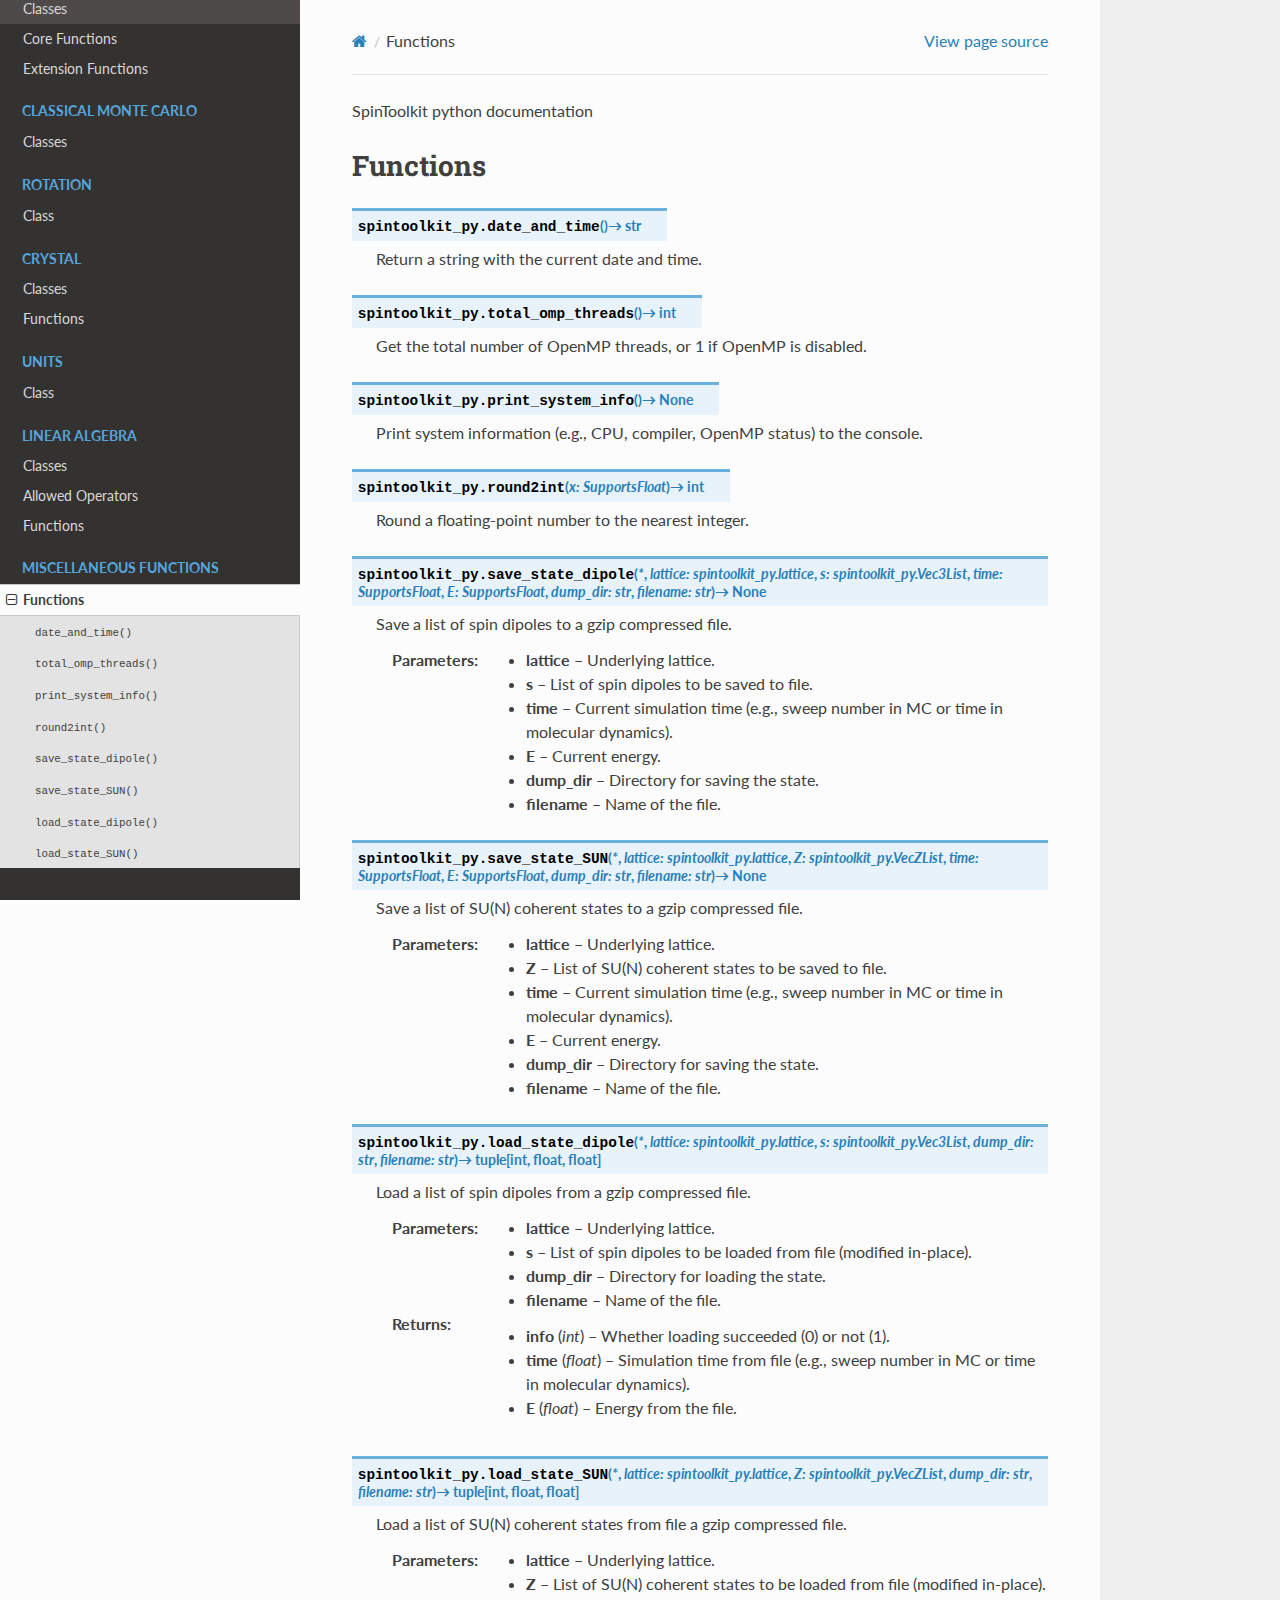
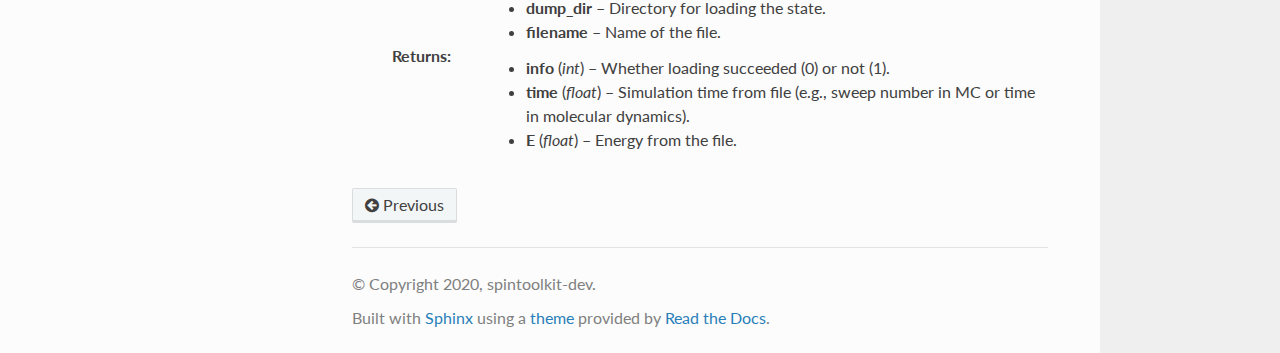
<file: docs/miscellaneous.html>
<!DOCTYPE html>
<html class="writer-html5" lang="en" data-content_root="./">
<head>
  <meta charset="utf-8" /><meta name="viewport" content="width=device-width, initial-scale=1" />

  <meta name="viewport" content="width=device-width, initial-scale=1.0" />
  <title>Functions &mdash; SpinToolkit v1.5.0 documentation</title>
      <link rel="stylesheet" type="text/css" href="_static/pygments.css?v=80d5e7a1" />
      <link rel="stylesheet" type="text/css" href="_static/css/theme.css?v=86f27845" />
      <link rel="stylesheet" type="text/css" href="_static/custom.css?v=08c4138a" />

  
  
        <script src="_static/jquery.js?v=8dae8fb0"></script>
        <script src="_static/_sphinx_javascript_frameworks_compat.js?v=2cd50e6c"></script>
        <script src="_static/documentation_options.js?v=1b13bd6b"></script>
        <script src="_static/doctools.js?v=888ff710"></script>
        <script src="_static/sphinx_highlight.js?v=dc90522c"></script>
    <script src="_static/js/theme.js"></script>
    <link rel="index" title="Index" href="genindex.html" />
    <link rel="search" title="Search" href="search.html" />
    <link rel="prev" title="Classes" href="linear_algebra.html" /> 
</head>

<body class="wy-body-for-nav"> 
  <div class="wy-grid-for-nav">
    <nav data-toggle="wy-nav-shift" class="wy-nav-side">
      <div class="wy-side-scroll">
        <div class="wy-side-nav-search" >

          
          
          <a href="index.html" class="icon icon-home">
            SpinToolkit
          </a>
<div role="search">
  <form id="rtd-search-form" class="wy-form" action="search.html" method="get">
    <input type="text" name="q" placeholder="Search docs" aria-label="Search docs" />
    <input type="hidden" name="check_keywords" value="yes" />
    <input type="hidden" name="area" value="default" />
  </form>
</div>
        </div><div class="wy-menu wy-menu-vertical" data-spy="affix" role="navigation" aria-label="Navigation menu">
              <p class="caption" role="heading"><span class="caption-text">Indices and Tables</span></p>
<ul>
<li class="toctree-l1"><a class="reference internal" href="genindex.html">Index</a></li>
<li class="toctree-l1"><a class="reference internal" href="py-modindex.html">Module Index</a></li>
<li class="toctree-l1"><a class="reference internal" href="search.html">Search Page</a></li>
</ul>
<p class="caption" role="heading"><span class="caption-text">Lattice</span></p>
<ul>
<li class="toctree-l1"><a class="reference internal" href="lattice.html">Class</a></li>
</ul>
<p class="caption" role="heading"><span class="caption-text">Model</span></p>
<ul>
<li class="toctree-l1"><a class="reference internal" href="model_spin.html">Class</a></li>
<li class="toctree-l1"><a class="reference internal" href="model_spin.html#functions">Functions</a></li>
</ul>
<p class="caption" role="heading"><span class="caption-text">Spin Wave</span></p>
<ul>
<li class="toctree-l1"><a class="reference internal" href="spinwave.html">Classes</a></li>
<li class="toctree-l1"><a class="reference internal" href="spinwave.html#core-functions">Core Functions</a></li>
<li class="toctree-l1"><a class="reference internal" href="spinwave.html#extension-functions">Extension Functions</a></li>
</ul>
<p class="caption" role="heading"><span class="caption-text">Classical Monte Carlo</span></p>
<ul>
<li class="toctree-l1"><a class="reference internal" href="mc_classical.html">Classes</a></li>
</ul>
<p class="caption" role="heading"><span class="caption-text">Rotation</span></p>
<ul>
<li class="toctree-l1"><a class="reference internal" href="rotation.html">Class</a></li>
</ul>
<p class="caption" role="heading"><span class="caption-text">Crystal</span></p>
<ul>
<li class="toctree-l1"><a class="reference internal" href="crystal.html">Classes</a></li>
<li class="toctree-l1"><a class="reference internal" href="crystal.html#functions">Functions</a></li>
</ul>
<p class="caption" role="heading"><span class="caption-text">Units</span></p>
<ul>
<li class="toctree-l1"><a class="reference internal" href="units.html">Class</a></li>
</ul>
<p class="caption" role="heading"><span class="caption-text">Linear Algebra</span></p>
<ul>
<li class="toctree-l1"><a class="reference internal" href="linear_algebra.html">Classes</a></li>
<li class="toctree-l1"><a class="reference internal" href="linear_algebra.html#allowed-operators">Allowed Operators</a></li>
<li class="toctree-l1"><a class="reference internal" href="linear_algebra.html#functions">Functions</a></li>
</ul>
<p class="caption" role="heading"><span class="caption-text">Miscellaneous Functions</span></p>
<ul class="current">
<li class="toctree-l1 current"><a class="current reference internal" href="#">Functions</a><ul>
<li class="toctree-l2"><a class="reference internal" href="#spintoolkit_py.date_and_time"><code class="docutils literal notranslate"><span class="pre">date_and_time()</span></code></a></li>
<li class="toctree-l2"><a class="reference internal" href="#spintoolkit_py.total_omp_threads"><code class="docutils literal notranslate"><span class="pre">total_omp_threads()</span></code></a></li>
<li class="toctree-l2"><a class="reference internal" href="#spintoolkit_py.print_system_info"><code class="docutils literal notranslate"><span class="pre">print_system_info()</span></code></a></li>
<li class="toctree-l2"><a class="reference internal" href="#spintoolkit_py.round2int"><code class="docutils literal notranslate"><span class="pre">round2int()</span></code></a></li>
<li class="toctree-l2"><a class="reference internal" href="#spintoolkit_py.save_state_dipole"><code class="docutils literal notranslate"><span class="pre">save_state_dipole()</span></code></a></li>
<li class="toctree-l2"><a class="reference internal" href="#spintoolkit_py.save_state_SUN"><code class="docutils literal notranslate"><span class="pre">save_state_SUN()</span></code></a></li>
<li class="toctree-l2"><a class="reference internal" href="#spintoolkit_py.load_state_dipole"><code class="docutils literal notranslate"><span class="pre">load_state_dipole()</span></code></a></li>
<li class="toctree-l2"><a class="reference internal" href="#spintoolkit_py.load_state_SUN"><code class="docutils literal notranslate"><span class="pre">load_state_SUN()</span></code></a></li>
</ul>
</li>
</ul>

        </div>
      </div>
    </nav>

    <section data-toggle="wy-nav-shift" class="wy-nav-content-wrap"><nav class="wy-nav-top" aria-label="Mobile navigation menu" >
          <i data-toggle="wy-nav-top" class="fa fa-bars"></i>
          <a href="index.html">SpinToolkit</a>
      </nav>

      <div class="wy-nav-content">
        <div class="rst-content">
          <div role="navigation" aria-label="Page navigation">
  <ul class="wy-breadcrumbs">
      <li><a href="index.html" class="icon icon-home" aria-label="Home"></a></li>
      <li class="breadcrumb-item active">Functions</li>
      <li class="wy-breadcrumbs-aside">
            <a href="_sources/miscellaneous.rst.txt" rel="nofollow"> View page source</a>
      </li>
  </ul>
  <hr/>
</div>
          <div role="main" class="document" itemscope="itemscope" itemtype="http://schema.org/Article">
           <div itemprop="articleBody">
             
  <p id="miscellaneous">SpinToolkit python documentation</p>
<section id="functions">
<h1>Functions<a class="headerlink" href="#functions" title="Link to this heading"></a></h1>
<dl class="py function">
<dt class="sig sig-object py" id="spintoolkit_py.date_and_time">
<span class="sig-prename descclassname"><span class="pre">spintoolkit_py.</span></span><span class="sig-name descname"><span class="pre">date_and_time</span></span><span class="sig-paren">(</span><span class="sig-paren">)</span> <span class="sig-return"><span class="sig-return-icon">&#x2192;</span> <span class="sig-return-typehint"><span class="pre">str</span></span></span><a class="headerlink" href="#spintoolkit_py.date_and_time" title="Link to this definition"></a></dt>
<dd><p>Return a string with the current date and time.</p>
</dd></dl>

<dl class="py function">
<dt class="sig sig-object py" id="spintoolkit_py.total_omp_threads">
<span class="sig-prename descclassname"><span class="pre">spintoolkit_py.</span></span><span class="sig-name descname"><span class="pre">total_omp_threads</span></span><span class="sig-paren">(</span><span class="sig-paren">)</span> <span class="sig-return"><span class="sig-return-icon">&#x2192;</span> <span class="sig-return-typehint"><span class="pre">int</span></span></span><a class="headerlink" href="#spintoolkit_py.total_omp_threads" title="Link to this definition"></a></dt>
<dd><p>Get the total number of OpenMP threads, or 1 if OpenMP is disabled.</p>
</dd></dl>

<dl class="py function">
<dt class="sig sig-object py" id="spintoolkit_py.print_system_info">
<span class="sig-prename descclassname"><span class="pre">spintoolkit_py.</span></span><span class="sig-name descname"><span class="pre">print_system_info</span></span><span class="sig-paren">(</span><span class="sig-paren">)</span> <span class="sig-return"><span class="sig-return-icon">&#x2192;</span> <span class="sig-return-typehint"><span class="pre">None</span></span></span><a class="headerlink" href="#spintoolkit_py.print_system_info" title="Link to this definition"></a></dt>
<dd><p>Print system information (e.g., CPU, compiler, OpenMP status) to the console.</p>
</dd></dl>

<dl class="py function">
<dt class="sig sig-object py" id="spintoolkit_py.round2int">
<span class="sig-prename descclassname"><span class="pre">spintoolkit_py.</span></span><span class="sig-name descname"><span class="pre">round2int</span></span><span class="sig-paren">(</span><em class="sig-param"><span class="n"><span class="pre">x</span></span><span class="p"><span class="pre">:</span></span><span class="w"> </span><span class="n"><span class="pre">SupportsFloat</span></span></em><span class="sig-paren">)</span> <span class="sig-return"><span class="sig-return-icon">&#x2192;</span> <span class="sig-return-typehint"><span class="pre">int</span></span></span><a class="headerlink" href="#spintoolkit_py.round2int" title="Link to this definition"></a></dt>
<dd><p>Round a floating-point number to the nearest integer.</p>
</dd></dl>

<dl class="py function">
<dt class="sig sig-object py" id="spintoolkit_py.save_state_dipole">
<span class="sig-prename descclassname"><span class="pre">spintoolkit_py.</span></span><span class="sig-name descname"><span class="pre">save_state_dipole</span></span><span class="sig-paren">(</span><em class="sig-param"><span class="o"><span class="pre">*</span></span></em>, <em class="sig-param"><span class="n"><span class="pre">lattice</span></span><span class="p"><span class="pre">:</span></span><span class="w"> </span><span class="n"><a class="reference internal" href="lattice.html#spintoolkit_py.lattice" title="spintoolkit_py.lattice"><span class="pre">spintoolkit_py.lattice</span></a></span></em>, <em class="sig-param"><span class="n"><span class="pre">s</span></span><span class="p"><span class="pre">:</span></span><span class="w"> </span><span class="n"><a class="reference internal" href="linear_algebra.html#spintoolkit_py.Vec3List" title="spintoolkit_py.Vec3List"><span class="pre">spintoolkit_py.Vec3List</span></a></span></em>, <em class="sig-param"><span class="n"><span class="pre">time</span></span><span class="p"><span class="pre">:</span></span><span class="w"> </span><span class="n"><span class="pre">SupportsFloat</span></span></em>, <em class="sig-param"><span class="n"><span class="pre">E</span></span><span class="p"><span class="pre">:</span></span><span class="w"> </span><span class="n"><span class="pre">SupportsFloat</span></span></em>, <em class="sig-param"><span class="n"><span class="pre">dump_dir</span></span><span class="p"><span class="pre">:</span></span><span class="w"> </span><span class="n"><span class="pre">str</span></span></em>, <em class="sig-param"><span class="n"><span class="pre">filename</span></span><span class="p"><span class="pre">:</span></span><span class="w"> </span><span class="n"><span class="pre">str</span></span></em><span class="sig-paren">)</span> <span class="sig-return"><span class="sig-return-icon">&#x2192;</span> <span class="sig-return-typehint"><span class="pre">None</span></span></span><a class="headerlink" href="#spintoolkit_py.save_state_dipole" title="Link to this definition"></a></dt>
<dd><p>Save a list of spin dipoles to a gzip compressed file.</p>
<dl class="field-list simple">
<dt class="field-odd">Parameters<span class="colon">:</span></dt>
<dd class="field-odd"><ul class="simple">
<li><p><strong>lattice</strong> – Underlying lattice.</p></li>
<li><p><strong>s</strong> – List of spin dipoles to be saved to file.</p></li>
<li><p><strong>time</strong> – Current simulation time (e.g., sweep number in MC or time in molecular dynamics).</p></li>
<li><p><strong>E</strong> – Current energy.</p></li>
<li><p><strong>dump_dir</strong> – Directory for saving the state.</p></li>
<li><p><strong>filename</strong> – Name of the file.</p></li>
</ul>
</dd>
</dl>
</dd></dl>

<dl class="py function">
<dt class="sig sig-object py" id="spintoolkit_py.save_state_SUN">
<span class="sig-prename descclassname"><span class="pre">spintoolkit_py.</span></span><span class="sig-name descname"><span class="pre">save_state_SUN</span></span><span class="sig-paren">(</span><em class="sig-param"><span class="o"><span class="pre">*</span></span></em>, <em class="sig-param"><span class="n"><span class="pre">lattice</span></span><span class="p"><span class="pre">:</span></span><span class="w"> </span><span class="n"><a class="reference internal" href="lattice.html#spintoolkit_py.lattice" title="spintoolkit_py.lattice"><span class="pre">spintoolkit_py.lattice</span></a></span></em>, <em class="sig-param"><span class="n"><span class="pre">Z</span></span><span class="p"><span class="pre">:</span></span><span class="w"> </span><span class="n"><a class="reference internal" href="linear_algebra.html#spintoolkit_py.VecZList" title="spintoolkit_py.VecZList"><span class="pre">spintoolkit_py.VecZList</span></a></span></em>, <em class="sig-param"><span class="n"><span class="pre">time</span></span><span class="p"><span class="pre">:</span></span><span class="w"> </span><span class="n"><span class="pre">SupportsFloat</span></span></em>, <em class="sig-param"><span class="n"><span class="pre">E</span></span><span class="p"><span class="pre">:</span></span><span class="w"> </span><span class="n"><span class="pre">SupportsFloat</span></span></em>, <em class="sig-param"><span class="n"><span class="pre">dump_dir</span></span><span class="p"><span class="pre">:</span></span><span class="w"> </span><span class="n"><span class="pre">str</span></span></em>, <em class="sig-param"><span class="n"><span class="pre">filename</span></span><span class="p"><span class="pre">:</span></span><span class="w"> </span><span class="n"><span class="pre">str</span></span></em><span class="sig-paren">)</span> <span class="sig-return"><span class="sig-return-icon">&#x2192;</span> <span class="sig-return-typehint"><span class="pre">None</span></span></span><a class="headerlink" href="#spintoolkit_py.save_state_SUN" title="Link to this definition"></a></dt>
<dd><p>Save a list of SU(N) coherent states to a gzip compressed file.</p>
<dl class="field-list simple">
<dt class="field-odd">Parameters<span class="colon">:</span></dt>
<dd class="field-odd"><ul class="simple">
<li><p><strong>lattice</strong> – Underlying lattice.</p></li>
<li><p><strong>Z</strong> – List of SU(N) coherent states to be saved to file.</p></li>
<li><p><strong>time</strong> – Current simulation time (e.g., sweep number in MC or time in molecular dynamics).</p></li>
<li><p><strong>E</strong> – Current energy.</p></li>
<li><p><strong>dump_dir</strong> – Directory for saving the state.</p></li>
<li><p><strong>filename</strong> – Name of the file.</p></li>
</ul>
</dd>
</dl>
</dd></dl>

<dl class="py function">
<dt class="sig sig-object py" id="spintoolkit_py.load_state_dipole">
<span class="sig-prename descclassname"><span class="pre">spintoolkit_py.</span></span><span class="sig-name descname"><span class="pre">load_state_dipole</span></span><span class="sig-paren">(</span><em class="sig-param"><span class="o"><span class="pre">*</span></span></em>, <em class="sig-param"><span class="n"><span class="pre">lattice</span></span><span class="p"><span class="pre">:</span></span><span class="w"> </span><span class="n"><a class="reference internal" href="lattice.html#spintoolkit_py.lattice" title="spintoolkit_py.lattice"><span class="pre">spintoolkit_py.lattice</span></a></span></em>, <em class="sig-param"><span class="n"><span class="pre">s</span></span><span class="p"><span class="pre">:</span></span><span class="w"> </span><span class="n"><a class="reference internal" href="linear_algebra.html#spintoolkit_py.Vec3List" title="spintoolkit_py.Vec3List"><span class="pre">spintoolkit_py.Vec3List</span></a></span></em>, <em class="sig-param"><span class="n"><span class="pre">dump_dir</span></span><span class="p"><span class="pre">:</span></span><span class="w"> </span><span class="n"><span class="pre">str</span></span></em>, <em class="sig-param"><span class="n"><span class="pre">filename</span></span><span class="p"><span class="pre">:</span></span><span class="w"> </span><span class="n"><span class="pre">str</span></span></em><span class="sig-paren">)</span> <span class="sig-return"><span class="sig-return-icon">&#x2192;</span> <span class="sig-return-typehint"><span class="pre">tuple</span><span class="p"><span class="pre">[</span></span><span class="pre">int</span><span class="p"><span class="pre">,</span></span><span class="w"> </span><span class="pre">float</span><span class="p"><span class="pre">,</span></span><span class="w"> </span><span class="pre">float</span><span class="p"><span class="pre">]</span></span></span></span><a class="headerlink" href="#spintoolkit_py.load_state_dipole" title="Link to this definition"></a></dt>
<dd><p>Load a list of spin dipoles from a gzip compressed file.</p>
<dl class="field-list simple">
<dt class="field-odd">Parameters<span class="colon">:</span></dt>
<dd class="field-odd"><ul class="simple">
<li><p><strong>lattice</strong> – Underlying lattice.</p></li>
<li><p><strong>s</strong> – List of spin dipoles to be loaded from file (modified in-place).</p></li>
<li><p><strong>dump_dir</strong> – Directory for loading the state.</p></li>
<li><p><strong>filename</strong> – Name of the file.</p></li>
</ul>
</dd>
<dt class="field-even">Returns<span class="colon">:</span></dt>
<dd class="field-even"><p><ul class="simple">
<li><p><strong>info</strong> (<em>int</em>) – Whether loading succeeded (0) or not (1).</p></li>
<li><p><strong>time</strong> (<em>float</em>) – Simulation time from file (e.g., sweep number in MC or time in molecular dynamics).</p></li>
<li><p><strong>E</strong> (<em>float</em>) – Energy from the file.</p></li>
</ul>
</p>
</dd>
</dl>
</dd></dl>

<dl class="py function">
<dt class="sig sig-object py" id="spintoolkit_py.load_state_SUN">
<span class="sig-prename descclassname"><span class="pre">spintoolkit_py.</span></span><span class="sig-name descname"><span class="pre">load_state_SUN</span></span><span class="sig-paren">(</span><em class="sig-param"><span class="o"><span class="pre">*</span></span></em>, <em class="sig-param"><span class="n"><span class="pre">lattice</span></span><span class="p"><span class="pre">:</span></span><span class="w"> </span><span class="n"><a class="reference internal" href="lattice.html#spintoolkit_py.lattice" title="spintoolkit_py.lattice"><span class="pre">spintoolkit_py.lattice</span></a></span></em>, <em class="sig-param"><span class="n"><span class="pre">Z</span></span><span class="p"><span class="pre">:</span></span><span class="w"> </span><span class="n"><a class="reference internal" href="linear_algebra.html#spintoolkit_py.VecZList" title="spintoolkit_py.VecZList"><span class="pre">spintoolkit_py.VecZList</span></a></span></em>, <em class="sig-param"><span class="n"><span class="pre">dump_dir</span></span><span class="p"><span class="pre">:</span></span><span class="w"> </span><span class="n"><span class="pre">str</span></span></em>, <em class="sig-param"><span class="n"><span class="pre">filename</span></span><span class="p"><span class="pre">:</span></span><span class="w"> </span><span class="n"><span class="pre">str</span></span></em><span class="sig-paren">)</span> <span class="sig-return"><span class="sig-return-icon">&#x2192;</span> <span class="sig-return-typehint"><span class="pre">tuple</span><span class="p"><span class="pre">[</span></span><span class="pre">int</span><span class="p"><span class="pre">,</span></span><span class="w"> </span><span class="pre">float</span><span class="p"><span class="pre">,</span></span><span class="w"> </span><span class="pre">float</span><span class="p"><span class="pre">]</span></span></span></span><a class="headerlink" href="#spintoolkit_py.load_state_SUN" title="Link to this definition"></a></dt>
<dd><p>Load a list of SU(N) coherent states from file a gzip compressed file.</p>
<dl class="field-list simple">
<dt class="field-odd">Parameters<span class="colon">:</span></dt>
<dd class="field-odd"><ul class="simple">
<li><p><strong>lattice</strong> – Underlying lattice.</p></li>
<li><p><strong>Z</strong> – List of SU(N) coherent states to be loaded from file (modified in-place).</p></li>
<li><p><strong>dump_dir</strong> – Directory for loading the state.</p></li>
<li><p><strong>filename</strong> – Name of the file.</p></li>
</ul>
</dd>
<dt class="field-even">Returns<span class="colon">:</span></dt>
<dd class="field-even"><p><ul class="simple">
<li><p><strong>info</strong> (<em>int</em>) – Whether loading succeeded (0) or not (1).</p></li>
<li><p><strong>time</strong> (<em>float</em>) – Simulation time from file (e.g., sweep number in MC or time in molecular dynamics).</p></li>
<li><p><strong>E</strong> (<em>float</em>) – Energy from the file.</p></li>
</ul>
</p>
</dd>
</dl>
</dd></dl>

</section>


           </div>
          </div>
          <footer><div class="rst-footer-buttons" role="navigation" aria-label="Footer">
        <a href="linear_algebra.html" class="btn btn-neutral float-left" title="Classes" accesskey="p" rel="prev"><span class="fa fa-arrow-circle-left" aria-hidden="true"></span> Previous</a>
    </div>

  <hr/>

  <div role="contentinfo">
    <p>&#169; Copyright 2020, spintoolkit-dev.</p>
  </div>

  Built with <a href="https://www.sphinx-doc.org/">Sphinx</a> using a
    <a href="https://github.com/readthedocs/sphinx_rtd_theme">theme</a>
    provided by <a href="https://readthedocs.org">Read the Docs</a>.
   

</footer>
        </div>
      </div>
    </section>
  </div>
  <script>
      jQuery(function () {
          SphinxRtdTheme.Navigation.enable(true);
      });
  </script> 

</body>
</html>
</file>
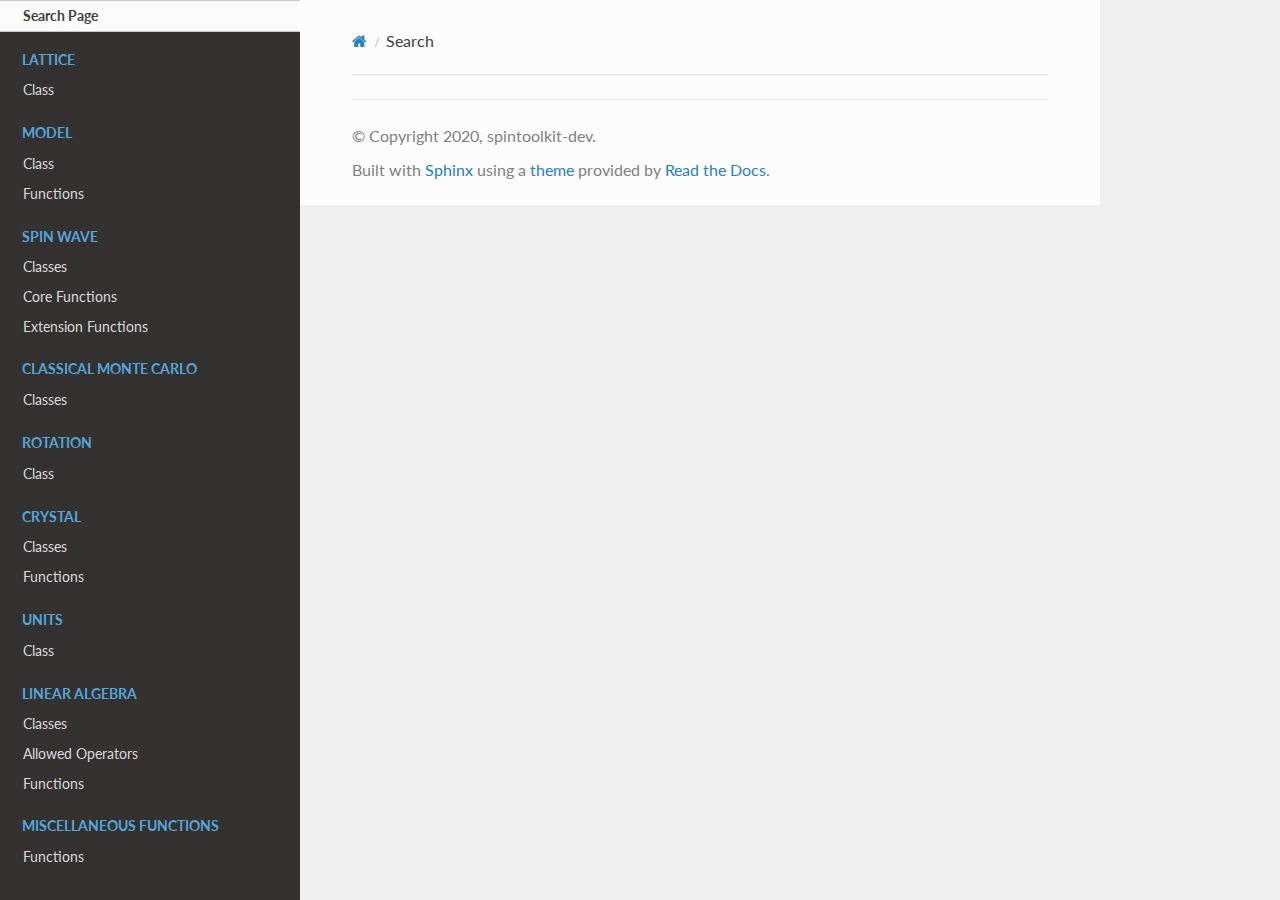
<file: docs/search.html>
<!DOCTYPE html>
<html class="writer-html5" lang="en" data-content_root="./">
<head>
  <meta charset="utf-8" />
  <meta name="viewport" content="width=device-width, initial-scale=1.0" />
  <title>Search &mdash; SpinToolkit v1.4.2 documentation</title>
      <link rel="stylesheet" type="text/css" href="_static/pygments.css?v=80d5e7a1" />
      <link rel="stylesheet" type="text/css" href="_static/css/theme.css?v=86f27845" />
      <link rel="stylesheet" type="text/css" href="_static/custom.css?v=08c4138a" />

  
    
  
        <script src="_static/jquery.js?v=8dae8fb0"></script>
        <script src="_static/_sphinx_javascript_frameworks_compat.js?v=2cd50e6c"></script>
        <script src="_static/documentation_options.js?v=f946f941"></script>
        <script src="_static/doctools.js?v=888ff710"></script>
        <script src="_static/sphinx_highlight.js?v=dc90522c"></script>
    <script src="_static/js/theme.js"></script>
    <script src="_static/searchtools.js"></script>
    <script src="_static/language_data.js"></script>
    <link rel="index" title="Index" href="genindex.html" />
    <link rel="search" title="Search" href="#" /> 
</head>

<body class="wy-body-for-nav"> 
  <div class="wy-grid-for-nav">
    <nav data-toggle="wy-nav-shift" class="wy-nav-side">
      <div class="wy-side-scroll">
        <div class="wy-side-nav-search" >

          
          
          <a href="index.html" class="icon icon-home">
            SpinToolkit
          </a>
<div role="search">
  <form id="rtd-search-form" class="wy-form" action="#" method="get">
    <input type="text" name="q" placeholder="Search docs" aria-label="Search docs" />
    <input type="hidden" name="check_keywords" value="yes" />
    <input type="hidden" name="area" value="default" />
  </form>
</div>
        </div><div class="wy-menu wy-menu-vertical" data-spy="affix" role="navigation" aria-label="Navigation menu">
              <p class="caption" role="heading"><span class="caption-text">Indices and Tables</span></p>
<ul class="current">
<li class="toctree-l1"><a class="reference internal" href="genindex.html">Index</a></li>
<li class="toctree-l1"><a class="reference internal" href="py-modindex.html">Module Index</a></li>
<li class="toctree-l1 current"><a class="current reference internal" href="#">Search Page</a></li>
</ul>
<p class="caption" role="heading"><span class="caption-text">Lattice</span></p>
<ul>
<li class="toctree-l1"><a class="reference internal" href="lattice.html">Class</a></li>
</ul>
<p class="caption" role="heading"><span class="caption-text">Model</span></p>
<ul>
<li class="toctree-l1"><a class="reference internal" href="model_spin.html">Class</a></li>
<li class="toctree-l1"><a class="reference internal" href="model_spin.html#functions">Functions</a></li>
</ul>
<p class="caption" role="heading"><span class="caption-text">Spin Wave</span></p>
<ul>
<li class="toctree-l1"><a class="reference internal" href="spinwave.html">Classes</a></li>
<li class="toctree-l1"><a class="reference internal" href="spinwave.html#core-functions">Core Functions</a></li>
<li class="toctree-l1"><a class="reference internal" href="spinwave.html#extension-functions">Extension Functions</a></li>
</ul>
<p class="caption" role="heading"><span class="caption-text">Classical Monte Carlo</span></p>
<ul>
<li class="toctree-l1"><a class="reference internal" href="mc_classical.html">Classes</a></li>
</ul>
<p class="caption" role="heading"><span class="caption-text">Rotation</span></p>
<ul>
<li class="toctree-l1"><a class="reference internal" href="rotation.html">Class</a></li>
</ul>
<p class="caption" role="heading"><span class="caption-text">Crystal</span></p>
<ul>
<li class="toctree-l1"><a class="reference internal" href="crystal.html">Classes</a></li>
<li class="toctree-l1"><a class="reference internal" href="crystal.html#functions">Functions</a></li>
</ul>
<p class="caption" role="heading"><span class="caption-text">Units</span></p>
<ul>
<li class="toctree-l1"><a class="reference internal" href="units.html">Class</a></li>
</ul>
<p class="caption" role="heading"><span class="caption-text">Linear Algebra</span></p>
<ul>
<li class="toctree-l1"><a class="reference internal" href="linear_algebra.html">Classes</a></li>
<li class="toctree-l1"><a class="reference internal" href="linear_algebra.html#allowed-operators">Allowed Operators</a></li>
<li class="toctree-l1"><a class="reference internal" href="linear_algebra.html#functions">Functions</a></li>
</ul>
<p class="caption" role="heading"><span class="caption-text">Miscellaneous Functions</span></p>
<ul>
<li class="toctree-l1"><a class="reference internal" href="miscellaneous.html">Functions</a></li>
</ul>

        </div>
      </div>
    </nav>

    <section data-toggle="wy-nav-shift" class="wy-nav-content-wrap"><nav class="wy-nav-top" aria-label="Mobile navigation menu" >
          <i data-toggle="wy-nav-top" class="fa fa-bars"></i>
          <a href="index.html">SpinToolkit</a>
      </nav>

      <div class="wy-nav-content">
        <div class="rst-content">
          <div role="navigation" aria-label="Page navigation">
  <ul class="wy-breadcrumbs">
      <li><a href="index.html" class="icon icon-home" aria-label="Home"></a></li>
      <li class="breadcrumb-item active">Search</li>
      <li class="wy-breadcrumbs-aside">
      </li>
  </ul>
  <hr/>
</div>
          <div role="main" class="document" itemscope="itemscope" itemtype="http://schema.org/Article">
           <div itemprop="articleBody">
             
  <noscript>
  <div id="fallback" class="admonition warning">
    <p class="last">
      Please activate JavaScript to enable the search functionality.
    </p>
  </div>
  </noscript>

  
  <div id="search-results">
  
  </div>

           </div>
          </div>
          <footer>

  <hr/>

  <div role="contentinfo">
    <p>&#169; Copyright 2020, spintoolkit-dev.</p>
  </div>

  Built with <a href="https://www.sphinx-doc.org/">Sphinx</a> using a
    <a href="https://github.com/readthedocs/sphinx_rtd_theme">theme</a>
    provided by <a href="https://readthedocs.org">Read the Docs</a>.
   

</footer>
        </div>
      </div>
    </section>
  </div>
  <script>
      jQuery(function () {
          SphinxRtdTheme.Navigation.enable(true);
      });
  </script>
  <script>
    jQuery(function() { Search.loadIndex("searchindex.js"); });
  </script>
  
  <script id="searchindexloader"></script>
   


</body>
</html>
</file>
<file: docs/_static/pygments.css>
pre { line-height: 125%; }
td.linenos .normal { color: inherit; background-color: transparent; padding-left: 5px; padding-right: 5px; }
span.linenos { color: inherit; background-color: transparent; padding-left: 5px; padding-right: 5px; }
td.linenos .special { color: #000000; background-color: #ffffc0; padding-left: 5px; padding-right: 5px; }
span.linenos.special { color: #000000; background-color: #ffffc0; padding-left: 5px; padding-right: 5px; }
.highlight .hll { background-color: #ffffcc }
.highlight { background: #f8f8f8; }
.highlight .c { color: #3D7B7B; font-style: italic } /* Comment */
.highlight .err { border: 1px solid #FF0000 } /* Error */
.highlight .k { color: #008000; font-weight: bold } /* Keyword */
.highlight .o { color: #666666 } /* Operator */
.highlight .ch { color: #3D7B7B; font-style: italic } /* Comment.Hashbang */
.highlight .cm { color: #3D7B7B; font-style: italic } /* Comment.Multiline */
.highlight .cp { color: #9C6500 } /* Comment.Preproc */
.highlight .cpf { color: #3D7B7B; font-style: italic } /* Comment.PreprocFile */
.highlight .c1 { color: #3D7B7B; font-style: italic } /* Comment.Single */
.highlight .cs { color: #3D7B7B; font-style: italic } /* Comment.Special */
.highlight .gd { color: #A00000 } /* Generic.Deleted */
.highlight .ge { font-style: italic } /* Generic.Emph */
.highlight .ges { font-weight: bold; font-style: italic } /* Generic.EmphStrong */
.highlight .gr { color: #E40000 } /* Generic.Error */
.highlight .gh { color: #000080; font-weight: bold } /* Generic.Heading */
.highlight .gi { color: #008400 } /* Generic.Inserted */
.highlight .go { color: #717171 } /* Generic.Output */
.highlight .gp { color: #000080; font-weight: bold } /* Generic.Prompt */
.highlight .gs { font-weight: bold } /* Generic.Strong */
.highlight .gu { color: #800080; font-weight: bold } /* Generic.Subheading */
.highlight .gt { color: #0044DD } /* Generic.Traceback */
.highlight .kc { color: #008000; font-weight: bold } /* Keyword.Constant */
.highlight .kd { color: #008000; font-weight: bold } /* Keyword.Declaration */
.highlight .kn { color: #008000; font-weight: bold } /* Keyword.Namespace */
.highlight .kp { color: #008000 } /* Keyword.Pseudo */
.highlight .kr { color: #008000; font-weight: bold } /* Keyword.Reserved */
.highlight .kt { color: #B00040 } /* Keyword.Type */
.highlight .m { color: #666666 } /* Literal.Number */
.highlight .s { color: #BA2121 } /* Literal.String */
.highlight .na { color: #687822 } /* Name.Attribute */
.highlight .nb { color: #008000 } /* Name.Builtin */
.highlight .nc { color: #0000FF; font-weight: bold } /* Name.Class */
.highlight .no { color: #880000 } /* Name.Constant */
.highlight .nd { color: #AA22FF } /* Name.Decorator */
.highlight .ni { color: #717171; font-weight: bold } /* Name.Entity */
.highlight .ne { color: #CB3F38; font-weight: bold } /* Name.Exception */
.highlight .nf { color: #0000FF } /* Name.Function */
.highlight .nl { color: #767600 } /* Name.Label */
.highlight .nn { color: #0000FF; font-weight: bold } /* Name.Namespace */
.highlight .nt { color: #008000; font-weight: bold } /* Name.Tag */
.highlight .nv { color: #19177C } /* Name.Variable */
.highlight .ow { color: #AA22FF; font-weight: bold } /* Operator.Word */
.highlight .w { color: #bbbbbb } /* Text.Whitespace */
.highlight .mb { color: #666666 } /* Literal.Number.Bin */
.highlight .mf { color: #666666 } /* Literal.Number.Float */
.highlight .mh { color: #666666 } /* Literal.Number.Hex */
.highlight .mi { color: #666666 } /* Literal.Number.Integer */
.highlight .mo { color: #666666 } /* Literal.Number.Oct */
.highlight .sa { color: #BA2121 } /* Literal.String.Affix */
.highlight .sb { color: #BA2121 } /* Literal.String.Backtick */
.highlight .sc { color: #BA2121 } /* Literal.String.Char */
.highlight .dl { color: #BA2121 } /* Literal.String.Delimiter */
.highlight .sd { color: #BA2121; font-style: italic } /* Literal.String.Doc */
.highlight .s2 { color: #BA2121 } /* Literal.String.Double */
.highlight .se { color: #AA5D1F; font-weight: bold } /* Literal.String.Escape */
.highlight .sh { color: #BA2121 } /* Literal.String.Heredoc */
.highlight .si { color: #A45A77; font-weight: bold } /* Literal.String.Interpol */
.highlight .sx { color: #008000 } /* Literal.String.Other */
.highlight .sr { color: #A45A77 } /* Literal.String.Regex */
.highlight .s1 { color: #BA2121 } /* Literal.String.Single */
.highlight .ss { color: #19177C } /* Literal.String.Symbol */
.highlight .bp { color: #008000 } /* Name.Builtin.Pseudo */
.highlight .fm { color: #0000FF } /* Name.Function.Magic */
.highlight .vc { color: #19177C } /* Name.Variable.Class */
.highlight .vg { color: #19177C } /* Name.Variable.Global */
.highlight .vi { color: #19177C } /* Name.Variable.Instance */
.highlight .vm { color: #19177C } /* Name.Variable.Magic */
.highlight .il { color: #666666 } /* Literal.Number.Integer.Long */
</file>
<file: docs/_static/css/theme.css>
﻿html{box-sizing:border-box}*,*::after,*::before{box-sizing:inherit}article,aside,details,figcaption,figure,footer,header,hgroup,nav,section{display:block}audio,canvas,video{display:inline-block;*display:inline;*zoom:1}audio:not([controls]){display:none}[hidden]{display:none}*{-webkit-box-sizing:border-box;-moz-box-sizing:border-box;box-sizing:border-box}html{font-size:100%;-webkit-text-size-adjust:100%;-ms-text-size-adjust:100%}body{margin:0}a:hover,a:active{outline:0}abbr[title]{border-bottom:1px dotted}b,strong{font-weight:bold}blockquote{margin:0}dfn{font-style:italic}ins{background:#ff9;color:#000;text-decoration:none}mark{background:#ff0;color:#000;font-style:italic;font-weight:bold}pre,code,.rst-content tt,.rst-content code,kbd,samp{font-family:monospace,serif;_font-family:"courier new",monospace;font-size:1em}pre{white-space:pre}q{quotes:none}q:before,q:after{content:"";content:none}small{font-size:85%}sub,sup{font-size:75%;line-height:0;position:relative;vertical-align:baseline}sup{top:-0.5em}sub{bottom:-0.25em}ul,ol,dl{margin:0;padding:0;list-style:none;list-style-image:none}li{list-style:none}dd{margin:0}img{border:0;-ms-interpolation-mode:bicubic;vertical-align:middle;max-width:100%}svg:not(:root){overflow:hidden}figure{margin:0}form{margin:0}fieldset{border:0;margin:0;padding:0}label{cursor:pointer}legend{border:0;*margin-left:-7px;padding:0;white-space:normal}button,input,select,textarea{font-size:100%;margin:0;vertical-align:baseline;*vertical-align:middle}button,input{line-height:normal}button,input[type="button"],input[type="reset"],input[type="submit"]{cursor:pointer;-webkit-appearance:button;*overflow:visible}button[disabled],input[disabled]{cursor:default}input[type="checkbox"],input[type="radio"]{box-sizing:border-box;padding:0;*width:13px;*height:13px}input[type="search"]{-webkit-appearance:textfield;-moz-box-sizing:content-box;-webkit-box-sizing:content-box;box-sizing:content-box}input[type="search"]::-webkit-search-decoration,input[type="search"]::-webkit-search-cancel-button{-webkit-appearance:none}button::-moz-focus-inner,input::-moz-focus-inner{border:0;padding:0}textarea{overflow:auto;vertical-align:top;resize:vertical}table{border-collapse:collapse;border-spacing:0}td{vertical-align:top}.chromeframe{margin:.2em 0;background:#ccc;color:#000;padding:.2em 0}.ir{display:block;border:0;text-indent:-999em;overflow:hidden;background-color:transparent;background-repeat:no-repeat;text-align:left;direction:ltr;*line-height:0}.ir br{display:none}.hidden{display:none !important;visibility:hidden}.visuallyhidden{border:0;clip:rect(0 0 0 0);height:1px;margin:-1px;overflow:hidden;padding:0;position:absolute;width:1px}.visuallyhidden.focusable:active,.visuallyhidden.focusable:focus{clip:auto;height:auto;margin:0;overflow:visible;position:static;width:auto}.invisible{visibility:hidden}.relative{position:relative}big,small{font-size:100%}@media print{html,body,section{background:none !important}*{box-shadow:none !important;text-shadow:none !important;filter:none !important;-ms-filter:none !important}a,a:visited{text-decoration:underline}.ir a:after,a[href^="javascript:"]:after,a[href^="#"]:after{content:""}pre,blockquote{page-break-inside:avoid}thead{display:table-header-group}tr,img{page-break-inside:avoid}img{max-width:100% !important}@page{margin:.5cm}p,h2,.rst-content .toctree-wrapper>p.caption,h3{orphans:3;widows:3}h2,.rst-content .toctree-wrapper>p.caption,h3{page-break-after:avoid}}.fa:before,.wy-menu-vertical li button.toctree-expand:before,.wy-menu-vertical li.on a button.toctree-expand:before,.wy-menu-vertical li.current>a button.toctree-expand:before,.rst-content .admonition-title:before,.rst-content h1 .headerlink:before,.rst-content h2 .headerlink:before,.rst-content h3 .headerlink:before,.rst-content h4 .headerlink:before,.rst-content h5 .headerlink:before,.rst-content h6 .headerlink:before,.rst-content dl dt .headerlink:before,.rst-content p .headerlink:before,.rst-content p.caption .headerlink:before,.rst-content table>caption .headerlink:before,.rst-content .code-block-caption .headerlink:before,.rst-content .eqno .headerlink:before,.rst-content tt.download span:first-child:before,.rst-content code.download span:first-child:before,.icon:before,.wy-dropdown .caret:before,.wy-inline-validate.wy-inline-validate-success .wy-input-context:before,.wy-inline-validate.wy-inline-validate-danger .wy-input-context:before,.wy-inline-validate.wy-inline-validate-warning .wy-input-context:before,.wy-inline-validate.wy-inline-validate-info .wy-input-context:before,.wy-alert,.rst-content .note,.rst-content .attention,.rst-content .caution,.rst-content .danger,.rst-content .error,.rst-content .hint,.rst-content .important,.rst-content .tip,.rst-content .warning,.rst-content .seealso,.rst-content .admonition-todo,.rst-content .admonition,.btn,input[type="text"],input[type="password"],input[type="email"],input[type="url"],input[type="date"],input[type="month"],input[type="time"],input[type="datetime"],input[type="datetime-local"],input[type="week"],input[type="number"],input[type="search"],input[type="tel"],input[type="color"],select,textarea{-webkit-font-smoothing:antialiased}.clearfix{*zoom:1}.clearfix:before,.clearfix:after{display:table;content:""}.clearfix:after{clear:both}/*!
 *  Font Awesome 4.7.0 by @davegandy - http://fontawesome.io - @fontawesome
 *  License - http://fontawesome.io/license (Font: SIL OFL 1.1, CSS: MIT License)
 */@font-face{font-family:'FontAwesome';src:url("../fonts/fontawesome-webfont.eot?v=4.7.0");src:url("../fonts/fontawesome-webfont.eot?#iefix&v=4.7.0") format("embedded-opentype"),url("../fonts/fontawesome-webfont.woff2?v=4.7.0") format("woff2"),url("../fonts/fontawesome-webfont.woff?v=4.7.0") format("woff"),url("../fonts/fontawesome-webfont.ttf?v=4.7.0") format("truetype"),url("../fonts/fontawesome-webfont.svg?v=4.7.0#fontawesomeregular") format("svg");font-weight:normal;font-style:normal}.fa,.wy-menu-vertical li button.toctree-expand,.wy-menu-vertical li.on a button.toctree-expand,.wy-menu-vertical li.current>a button.toctree-expand,.rst-content .admonition-title,.rst-content h1 .headerlink,.rst-content h2 .headerlink,.rst-content h3 .headerlink,.rst-content h4 .headerlink,.rst-content h5 .headerlink,.rst-content h6 .headerlink,.rst-content dl dt .headerlink,.rst-content p .headerlink,.rst-content p.caption .headerlink,.rst-content table>caption .headerlink,.rst-content .code-block-caption .headerlink,.rst-content .eqno .headerlink,.rst-content tt.download span:first-child,.rst-content code.download span:first-child,.icon{display:inline-block;font:normal normal normal 14px/1 FontAwesome;font-size:inherit;text-rendering:auto;-webkit-font-smoothing:antialiased;-moz-osx-font-smoothing:grayscale}.fa-lg{font-size:1.3333333333em;line-height:.75em;vertical-align:-15%}.fa-2x{font-size:2em}.fa-3x{font-size:3em}.fa-4x{font-size:4em}.fa-5x{font-size:5em}.fa-fw{width:1.2857142857em;text-align:center}.fa-ul{padding-left:0;margin-left:2.1428571429em;list-style-type:none}.fa-ul>li{position:relative}.fa-li{position:absolute;left:-2.1428571429em;width:2.1428571429em;top:.1428571429em;text-align:center}.fa-li.fa-lg{left:-1.8571428571em}.fa-border{padding:.2em .25em .15em;border:solid 0.08em #eee;border-radius:.1em}.fa-pull-left{float:left}.fa-pull-right{float:right}.fa.fa-pull-left,.wy-menu-vertical li button.fa-pull-left.toctree-expand,.wy-menu-vertical li.on a button.fa-pull-left.toctree-expand,.wy-menu-vertical li.current>a button.fa-pull-left.toctree-expand,.rst-content .fa-pull-left.admonition-title,.rst-content h1 .fa-pull-left.headerlink,.rst-content h2 .fa-pull-left.headerlink,.rst-content h3 .fa-pull-left.headerlink,.rst-content h4 .fa-pull-left.headerlink,.rst-content h5 .fa-pull-left.headerlink,.rst-content h6 .fa-pull-left.headerlink,.rst-content dl dt .fa-pull-left.headerlink,.rst-content p .fa-pull-left.headerlink,.rst-content table>caption .fa-pull-left.headerlink,.rst-content .code-block-caption .fa-pull-left.headerlink,.rst-content .eqno .fa-pull-left.headerlink,.rst-content tt.download span.fa-pull-left:first-child,.rst-content code.download span.fa-pull-left:first-child,.fa-pull-left.icon{margin-right:.3em}.fa.fa-pull-right,.wy-menu-vertical li button.fa-pull-right.toctree-expand,.wy-menu-vertical li.on a button.fa-pull-right.toctree-expand,.wy-menu-vertical li.current>a button.fa-pull-right.toctree-expand,.rst-content .fa-pull-right.admonition-title,.rst-content h1 .fa-pull-right.headerlink,.rst-content h2 .fa-pull-right.headerlink,.rst-content h3 .fa-pull-right.headerlink,.rst-content h4 .fa-pull-right.headerlink,.rst-content h5 .fa-pull-right.headerlink,.rst-content h6 .fa-pull-right.headerlink,.rst-content dl dt .fa-pull-right.headerlink,.rst-content p .fa-pull-right.headerlink,.rst-content table>caption .fa-pull-right.headerlink,.rst-content .code-block-caption .fa-pull-right.headerlink,.rst-content .eqno .fa-pull-right.headerlink,.rst-content tt.download span.fa-pull-right:first-child,.rst-content code.download span.fa-pull-right:first-child,.fa-pull-right.icon{margin-left:.3em}.pull-right{float:right}.pull-left{float:left}.fa.pull-left,.wy-menu-vertical li button.pull-left.toctree-expand,.wy-menu-vertical li.on a button.pull-left.toctree-expand,.wy-menu-vertical li.current>a button.pull-left.toctree-expand,.rst-content .pull-left.admonition-title,.rst-content h1 .pull-left.headerlink,.rst-content h2 .pull-left.headerlink,.rst-content h3 .pull-left.headerlink,.rst-content h4 .pull-left.headerlink,.rst-content h5 .pull-left.headerlink,.rst-content h6 .pull-left.headerlink,.rst-content dl dt .pull-left.headerlink,.rst-content p .pull-left.headerlink,.rst-content table>caption .pull-left.headerlink,.rst-content .code-block-caption .pull-left.headerlink,.rst-content .eqno .pull-left.headerlink,.rst-content tt.download span.pull-left:first-child,.rst-content code.download span.pull-left:first-child,.pull-left.icon{margin-right:.3em}.fa.pull-right,.wy-menu-vertical li button.pull-right.toctree-expand,.wy-menu-vertical li.on a button.pull-right.toctree-expand,.wy-menu-vertical li.current>a button.pull-right.toctree-expand,.rst-content .pull-right.admonition-title,.rst-content h1 .pull-right.headerlink,.rst-content h2 .pull-right.headerlink,.rst-content h3 .pull-right.headerlink,.rst-content h4 .pull-right.headerlink,.rst-content h5 .pull-right.headerlink,.rst-content h6 .pull-right.headerlink,.rst-content dl dt .pull-right.headerlink,.rst-content p .pull-right.headerlink,.rst-content table>caption .pull-right.headerlink,.rst-content .code-block-caption .pull-right.headerlink,.rst-content .eqno .pull-right.headerlink,.rst-content tt.download span.pull-right:first-child,.rst-content code.download span.pull-right:first-child,.pull-right.icon{margin-left:.3em}.fa-spin{-webkit-animation:fa-spin 2s infinite linear;animation:fa-spin 2s infinite linear}.fa-pulse{-webkit-animation:fa-spin 1s infinite steps(8);animation:fa-spin 1s infinite steps(8)}@-webkit-keyframes fa-spin{0%{-webkit-transform:rotate(0deg);transform:rotate(0deg)}100%{-webkit-transform:rotate(359deg);transform:rotate(359deg)}}@keyframes fa-spin{0%{-webkit-transform:rotate(0deg);transform:rotate(0deg)}100%{-webkit-transform:rotate(359deg);transform:rotate(359deg)}}.fa-rotate-90{-ms-filter:"progid:DXImageTransform.Microsoft.BasicImage(rotation=1)";-webkit-transform:rotate(90deg);-ms-transform:rotate(90deg);transform:rotate(90deg)}.fa-rotate-180{-ms-filter:"progid:DXImageTransform.Microsoft.BasicImage(rotation=2)";-webkit-transform:rotate(180deg);-ms-transform:rotate(180deg);transform:rotate(180deg)}.fa-rotate-270{-ms-filter:"progid:DXImageTransform.Microsoft.BasicImage(rotation=3)";-webkit-transform:rotate(270deg);-ms-transform:rotate(270deg);transform:rotate(270deg)}.fa-flip-horizontal{-ms-filter:"progid:DXImageTransform.Microsoft.BasicImage(rotation=0, mirror=1)";-webkit-transform:scale(-1, 1);-ms-transform:scale(-1, 1);transform:scale(-1, 1)}.fa-flip-vertical{-ms-filter:"progid:DXImageTransform.Microsoft.BasicImage(rotation=2, mirror=1)";-webkit-transform:scale(1, -1);-ms-transform:scale(1, -1);transform:scale(1, -1)}:root .fa-rotate-90,:root .fa-rotate-180,:root .fa-rotate-270,:root .fa-flip-horizontal,:root .fa-flip-vertical{filter:none}.fa-stack{position:relative;display:inline-block;width:2em;height:2em;line-height:2em;vertical-align:middle}.fa-stack-1x,.fa-stack-2x{position:absolute;left:0;width:100%;text-align:center}.fa-stack-1x{line-height:inherit}.fa-stack-2x{font-size:2em}.fa-inverse{color:#fff}.fa-glass:before{content:""}.fa-music:before{content:""}.fa-search:before,.icon-search:before{content:""}.fa-envelope-o:before{content:""}.fa-heart:before{content:""}.fa-star:before{content:""}.fa-star-o:before{content:""}.fa-user:before{content:""}.fa-film:before{content:""}.fa-th-large:before{content:""}.fa-th:before{content:""}.fa-th-list:before{content:""}.fa-check:before{content:""}.fa-remove:before,.fa-close:before,.fa-times:before{content:""}.fa-search-plus:before{content:""}.fa-search-minus:before{content:""}.fa-power-off:before{content:""}.fa-signal:before{content:""}.fa-gear:before,.fa-cog:before{content:""}.fa-trash-o:before{content:""}.fa-home:before,.icon-home:before{content:""}.fa-file-o:before{content:""}.fa-clock-o:before{content:""}.fa-road:before{content:""}.fa-download:before,.rst-content tt.download span:first-child:before,.rst-content code.download span:first-child:before{content:""}.fa-arrow-circle-o-down:before{content:""}.fa-arrow-circle-o-up:before{content:""}.fa-inbox:before{content:""}.fa-play-circle-o:before{content:""}.fa-rotate-right:before,.fa-repeat:before{content:""}.fa-refresh:before{content:""}.fa-list-alt:before{content:""}.fa-lock:before{content:""}.fa-flag:before{content:""}.fa-headphones:before{content:""}.fa-volume-off:before{content:""}.fa-volume-down:before{content:""}.fa-volume-up:before{content:""}.fa-qrcode:before{content:""}.fa-barcode:before{content:""}.fa-tag:before{content:""}.fa-tags:before{content:""}.fa-book:before,.icon-book:before{content:""}.fa-bookmark:before{content:""}.fa-print:before{content:""}.fa-camera:before{content:""}.fa-font:before{content:""}.fa-bold:before{content:""}.fa-italic:before{content:""}.fa-text-height:before{content:""}.fa-text-width:before{content:""}.fa-align-left:before{content:""}.fa-align-center:before{content:""}.fa-align-right:before{content:""}.fa-align-justify:before{content:""}.fa-list:before{content:""}.fa-dedent:before,.fa-outdent:before{content:""}.fa-indent:before{content:""}.fa-video-camera:before{content:""}.fa-photo:before,.fa-image:before,.fa-picture-o:before{content:""}.fa-pencil:before{content:""}.fa-map-marker:before{content:""}.fa-adjust:before{content:""}.fa-tint:before{content:""}.fa-edit:before,.fa-pencil-square-o:before{content:""}.fa-share-square-o:before{content:""}.fa-check-square-o:before{content:""}.fa-arrows:before{content:""}.fa-step-backward:before{content:""}.fa-fast-backward:before{content:""}.fa-backward:before{content:""}.fa-play:before{content:""}.fa-pause:before{content:""}.fa-stop:before{content:""}.fa-forward:before{content:""}.fa-fast-forward:before{content:""}.fa-step-forward:before{content:""}.fa-eject:before{content:""}.fa-chevron-left:before{content:""}.fa-chevron-right:before{content:""}.fa-plus-circle:before{content:""}.fa-minus-circle:before{content:""}.fa-times-circle:before,.wy-inline-validate.wy-inline-validate-danger .wy-input-context:before{content:""}.fa-check-circle:before,.wy-inline-validate.wy-inline-validate-success .wy-input-context:before{content:""}.fa-question-circle:before{content:""}.fa-info-circle:before{content:""}.fa-crosshairs:before{content:""}.fa-times-circle-o:before{content:""}.fa-check-circle-o:before{content:""}.fa-ban:before{content:""}.fa-arrow-left:before{content:""}.fa-arrow-right:before{content:""}.fa-arrow-up:before{content:""}.fa-arrow-down:before{content:""}.fa-mail-forward:before,.fa-share:before{content:""}.fa-expand:before{content:""}.fa-compress:before{content:""}.fa-plus:before{content:""}.fa-minus:before{content:""}.fa-asterisk:before{content:""}.fa-exclamation-circle:before,.wy-inline-validate.wy-inline-validate-warning .wy-input-context:before,.wy-inline-validate.wy-inline-validate-info .wy-input-context:before,.rst-content .admonition-title:before{content:""}.fa-gift:before{content:""}.fa-leaf:before{content:""}.fa-fire:before,.icon-fire:before{content:""}.fa-eye:before{content:""}.fa-eye-slash:before{content:""}.fa-warning:before,.fa-exclamation-triangle:before{content:""}.fa-plane:before{content:""}.fa-calendar:before{content:""}.fa-random:before{content:""}.fa-comment:before{content:""}.fa-magnet:before{content:""}.fa-chevron-up:before{content:""}.fa-chevron-down:before{content:""}.fa-retweet:before{content:""}.fa-shopping-cart:before{content:""}.fa-folder:before{content:""}.fa-folder-open:before{content:""}.fa-arrows-v:before{content:""}.fa-arrows-h:before{content:""}.fa-bar-chart-o:before,.fa-bar-chart:before{content:""}.fa-twitter-square:before{content:""}.fa-facebook-square:before{content:""}.fa-camera-retro:before{content:""}.fa-key:before{content:""}.fa-gears:before,.fa-cogs:before{content:""}.fa-comments:before{content:""}.fa-thumbs-o-up:before{content:""}.fa-thumbs-o-down:before{content:""}.fa-star-half:before{content:""}.fa-heart-o:before{content:""}.fa-sign-out:before{content:""}.fa-linkedin-square:before{content:""}.fa-thumb-tack:before{content:""}.fa-external-link:before{content:""}.fa-sign-in:before{content:""}.fa-trophy:before{content:""}.fa-github-square:before{content:""}.fa-upload:before{content:""}.fa-lemon-o:before{content:""}.fa-phone:before{content:""}.fa-square-o:before{content:""}.fa-bookmark-o:before{content:""}.fa-phone-square:before{content:""}.fa-twitter:before{content:""}.fa-facebook-f:before,.fa-facebook:before{content:""}.fa-github:before,.icon-github:before{content:""}.fa-unlock:before{content:""}.fa-credit-card:before{content:""}.fa-feed:before,.fa-rss:before{content:""}.fa-hdd-o:before{content:""}.fa-bullhorn:before{content:""}.fa-bell:before{content:""}.fa-certificate:before{content:""}.fa-hand-o-right:before{content:""}.fa-hand-o-left:before{content:""}.fa-hand-o-up:before{content:""}.fa-hand-o-down:before{content:""}.fa-arrow-circle-left:before,.icon-circle-arrow-left:before{content:""}.fa-arrow-circle-right:before,.icon-circle-arrow-right:before{content:""}.fa-arrow-circle-up:before{content:""}.fa-arrow-circle-down:before{content:""}.fa-globe:before{content:""}.fa-wrench:before{content:""}.fa-tasks:before{content:""}.fa-filter:before{content:""}.fa-briefcase:before{content:""}.fa-arrows-alt:before{content:""}.fa-group:before,.fa-users:before{content:""}.fa-chain:before,.fa-link:before,.icon-link:before{content:""}.fa-cloud:before{content:""}.fa-flask:before{content:""}.fa-cut:before,.fa-scissors:before{content:""}.fa-copy:before,.fa-files-o:before{content:""}.fa-paperclip:before{content:""}.fa-save:before,.fa-floppy-o:before{content:""}.fa-square:before{content:""}.fa-navicon:before,.fa-reorder:before,.fa-bars:before{content:""}.fa-list-ul:before{content:""}.fa-list-ol:before{content:""}.fa-strikethrough:before{content:""}.fa-underline:before{content:""}.fa-table:before{content:""}.fa-magic:before{content:""}.fa-truck:before{content:""}.fa-pinterest:before{content:""}.fa-pinterest-square:before{content:""}.fa-google-plus-square:before{content:""}.fa-google-plus:before{content:""}.fa-money:before{content:""}.fa-caret-down:before,.wy-dropdown .caret:before,.icon-caret-down:before{content:""}.fa-caret-up:before{content:""}.fa-caret-left:before{content:""}.fa-caret-right:before{content:""}.fa-columns:before{content:""}.fa-unsorted:before,.fa-sort:before{content:""}.fa-sort-down:before,.fa-sort-desc:before{content:""}.fa-sort-up:before,.fa-sort-asc:before{content:""}.fa-envelope:before{content:""}.fa-linkedin:before{content:""}.fa-rotate-left:before,.fa-undo:before{content:""}.fa-legal:before,.fa-gavel:before{content:""}.fa-dashboard:before,.fa-tachometer:before{content:""}.fa-comment-o:before{content:""}.fa-comments-o:before{content:""}.fa-flash:before,.fa-bolt:before{content:""}.fa-sitemap:before{content:""}.fa-umbrella:before{content:""}.fa-paste:before,.fa-clipboard:before{content:""}.fa-lightbulb-o:before{content:""}.fa-exchange:before{content:""}.fa-cloud-download:before{content:""}.fa-cloud-upload:before{content:""}.fa-user-md:before{content:""}.fa-stethoscope:before{content:""}.fa-suitcase:before{content:""}.fa-bell-o:before{content:""}.fa-coffee:before{content:""}.fa-cutlery:before{content:""}.fa-file-text-o:before{content:""}.fa-building-o:before{content:""}.fa-hospital-o:before{content:""}.fa-ambulance:before{content:""}.fa-medkit:before{content:""}.fa-fighter-jet:before{content:""}.fa-beer:before{content:""}.fa-h-square:before{content:""}.fa-plus-square:before{content:""}.fa-angle-double-left:before{content:""}.fa-angle-double-right:before{content:""}.fa-angle-double-up:before{content:""}.fa-angle-double-down:before{content:""}.fa-angle-left:before{content:""}.fa-angle-right:before{content:""}.fa-angle-up:before{content:""}.fa-angle-down:before{content:""}.fa-desktop:before{content:""}.fa-laptop:before{content:""}.fa-tablet:before{content:""}.fa-mobile-phone:before,.fa-mobile:before{content:""}.fa-circle-o:before{content:""}.fa-quote-left:before{content:""}.fa-quote-right:before{content:""}.fa-spinner:before{content:""}.fa-circle:before{content:""}.fa-mail-reply:before,.fa-reply:before{content:""}.fa-github-alt:before{content:""}.fa-folder-o:before{content:""}.fa-folder-open-o:before{content:""}.fa-smile-o:before{content:""}.fa-frown-o:before{content:""}.fa-meh-o:before{content:""}.fa-gamepad:before{content:""}.fa-keyboard-o:before{content:""}.fa-flag-o:before{content:""}.fa-flag-checkered:before{content:""}.fa-terminal:before{content:""}.fa-code:before{content:""}.fa-mail-reply-all:before,.fa-reply-all:before{content:""}.fa-star-half-empty:before,.fa-star-half-full:before,.fa-star-half-o:before{content:""}.fa-location-arrow:before{content:""}.fa-crop:before{content:""}.fa-code-fork:before{content:""}.fa-unlink:before,.fa-chain-broken:before{content:""}.fa-question:before{content:""}.fa-info:before{content:""}.fa-exclamation:before{content:""}.fa-superscript:before{content:""}.fa-subscript:before{content:""}.fa-eraser:before{content:""}.fa-puzzle-piece:before{content:""}.fa-microphone:before{content:""}.fa-microphone-slash:before{content:""}.fa-shield:before{content:""}.fa-calendar-o:before{content:""}.fa-fire-extinguisher:before{content:""}.fa-rocket:before{content:""}.fa-maxcdn:before{content:""}.fa-chevron-circle-left:before{content:""}.fa-chevron-circle-right:before{content:""}.fa-chevron-circle-up:before{content:""}.fa-chevron-circle-down:before{content:""}.fa-html5:before{content:""}.fa-css3:before{content:""}.fa-anchor:before{content:""}.fa-unlock-alt:before{content:""}.fa-bullseye:before{content:""}.fa-ellipsis-h:before{content:""}.fa-ellipsis-v:before{content:""}.fa-rss-square:before{content:""}.fa-play-circle:before{content:""}.fa-ticket:before{content:""}.fa-minus-square:before{content:""}.fa-minus-square-o:before,.wy-menu-vertical li.on a button.toctree-expand:before,.wy-menu-vertical li.current>a button.toctree-expand:before{content:""}.fa-level-up:before{content:""}.fa-level-down:before{content:""}.fa-check-square:before{content:""}.fa-pencil-square:before{content:""}.fa-external-link-square:before{content:""}.fa-share-square:before{content:""}.fa-compass:before{content:""}.fa-toggle-down:before,.fa-caret-square-o-down:before{content:""}.fa-toggle-up:before,.fa-caret-square-o-up:before{content:""}.fa-toggle-right:before,.fa-caret-square-o-right:before{content:""}.fa-euro:before,.fa-eur:before{content:""}.fa-gbp:before{content:""}.fa-dollar:before,.fa-usd:before{content:""}.fa-rupee:before,.fa-inr:before{content:""}.fa-cny:before,.fa-rmb:before,.fa-yen:before,.fa-jpy:before{content:""}.fa-ruble:before,.fa-rouble:before,.fa-rub:before{content:""}.fa-won:before,.fa-krw:before{content:""}.fa-bitcoin:before,.fa-btc:before{content:""}.fa-file:before{content:""}.fa-file-text:before{content:""}.fa-sort-alpha-asc:before{content:""}.fa-sort-alpha-desc:before{content:""}.fa-sort-amount-asc:before{content:""}.fa-sort-amount-desc:before{content:""}.fa-sort-numeric-asc:before{content:""}.fa-sort-numeric-desc:before{content:""}.fa-thumbs-up:before{content:""}.fa-thumbs-down:before{content:""}.fa-youtube-square:before{content:""}.fa-youtube:before{content:""}.fa-xing:before{content:""}.fa-xing-square:before{content:""}.fa-youtube-play:before{content:""}.fa-dropbox:before{content:""}.fa-stack-overflow:before{content:""}.fa-instagram:before{content:""}.fa-flickr:before{content:""}.fa-adn:before{content:""}.fa-bitbucket:before,.icon-bitbucket:before{content:""}.fa-bitbucket-square:before{content:""}.fa-tumblr:before{content:""}.fa-tumblr-square:before{content:""}.fa-long-arrow-down:before{content:""}.fa-long-arrow-up:before{content:""}.fa-long-arrow-left:before{content:""}.fa-long-arrow-right:before{content:""}.fa-apple:before{content:""}.fa-windows:before{content:""}.fa-android:before{content:""}.fa-linux:before{content:""}.fa-dribbble:before{content:""}.fa-skype:before{content:""}.fa-foursquare:before{content:""}.fa-trello:before{content:""}.fa-female:before{content:""}.fa-male:before{content:""}.fa-gittip:before,.fa-gratipay:before{content:""}.fa-sun-o:before{content:""}.fa-moon-o:before{content:""}.fa-archive:before{content:""}.fa-bug:before{content:""}.fa-vk:before{content:""}.fa-weibo:before{content:""}.fa-renren:before{content:""}.fa-pagelines:before{content:""}.fa-stack-exchange:before{content:""}.fa-arrow-circle-o-right:before{content:""}.fa-arrow-circle-o-left:before{content:""}.fa-toggle-left:before,.fa-caret-square-o-left:before{content:""}.fa-dot-circle-o:before{content:""}.fa-wheelchair:before{content:""}.fa-vimeo-square:before{content:""}.fa-turkish-lira:before,.fa-try:before{content:""}.fa-plus-square-o:before,.wy-menu-vertical li button.toctree-expand:before{content:""}.fa-space-shuttle:before{content:""}.fa-slack:before{content:""}.fa-envelope-square:before{content:""}.fa-wordpress:before{content:""}.fa-openid:before{content:""}.fa-institution:before,.fa-bank:before,.fa-university:before{content:""}.fa-mortar-board:before,.fa-graduation-cap:before{content:""}.fa-yahoo:before{content:""}.fa-google:before{content:""}.fa-reddit:before{content:""}.fa-reddit-square:before{content:""}.fa-stumbleupon-circle:before{content:""}.fa-stumbleupon:before{content:""}.fa-delicious:before{content:""}.fa-digg:before{content:""}.fa-pied-piper-pp:before{content:""}.fa-pied-piper-alt:before{content:""}.fa-drupal:before{content:""}.fa-joomla:before{content:""}.fa-language:before{content:""}.fa-fax:before{content:""}.fa-building:before{content:""}.fa-child:before{content:""}.fa-paw:before{content:""}.fa-spoon:before{content:""}.fa-cube:before{content:""}.fa-cubes:before{content:""}.fa-behance:before{content:""}.fa-behance-square:before{content:""}.fa-steam:before{content:""}.fa-steam-square:before{content:""}.fa-recycle:before{content:""}.fa-automobile:before,.fa-car:before{content:""}.fa-cab:before,.fa-taxi:before{content:""}.fa-tree:before{content:""}.fa-spotify:before{content:""}.fa-deviantart:before{content:""}.fa-soundcloud:before{content:""}.fa-database:before{content:""}.fa-file-pdf-o:before{content:""}.fa-file-word-o:before{content:""}.fa-file-excel-o:before{content:""}.fa-file-powerpoint-o:before{content:""}.fa-file-photo-o:before,.fa-file-picture-o:before,.fa-file-image-o:before{content:""}.fa-file-zip-o:before,.fa-file-archive-o:before{content:""}.fa-file-sound-o:before,.fa-file-audio-o:before{content:""}.fa-file-movie-o:before,.fa-file-video-o:before{content:""}.fa-file-code-o:before{content:""}.fa-vine:before{content:""}.fa-codepen:before{content:""}.fa-jsfiddle:before{content:""}.fa-life-bouy:before,.fa-life-buoy:before,.fa-life-saver:before,.fa-support:before,.fa-life-ring:before{content:""}.fa-circle-o-notch:before{content:""}.fa-ra:before,.fa-resistance:before,.fa-rebel:before{content:""}.fa-ge:before,.fa-empire:before{content:""}.fa-git-square:before{content:""}.fa-git:before{content:""}.fa-y-combinator-square:before,.fa-yc-square:before,.fa-hacker-news:before{content:""}.fa-tencent-weibo:before{content:""}.fa-qq:before{content:""}.fa-wechat:before,.fa-weixin:before{content:""}.fa-send:before,.fa-paper-plane:before{content:""}.fa-send-o:before,.fa-paper-plane-o:before{content:""}.fa-history:before{content:""}.fa-circle-thin:before{content:""}.fa-header:before{content:""}.fa-paragraph:before{content:""}.fa-sliders:before{content:""}.fa-share-alt:before{content:""}.fa-share-alt-square:before{content:""}.fa-bomb:before{content:""}.fa-soccer-ball-o:before,.fa-futbol-o:before{content:""}.fa-tty:before{content:""}.fa-binoculars:before{content:""}.fa-plug:before{content:""}.fa-slideshare:before{content:""}.fa-twitch:before{content:""}.fa-yelp:before{content:""}.fa-newspaper-o:before{content:""}.fa-wifi:before{content:""}.fa-calculator:before{content:""}.fa-paypal:before{content:""}.fa-google-wallet:before{content:""}.fa-cc-visa:before{content:""}.fa-cc-mastercard:before{content:""}.fa-cc-discover:before{content:""}.fa-cc-amex:before{content:""}.fa-cc-paypal:before{content:""}.fa-cc-stripe:before{content:""}.fa-bell-slash:before{content:""}.fa-bell-slash-o:before{content:""}.fa-trash:before{content:""}.fa-copyright:before{content:""}.fa-at:before{content:""}.fa-eyedropper:before{content:""}.fa-paint-brush:before{content:""}.fa-birthday-cake:before{content:""}.fa-area-chart:before{content:""}.fa-pie-chart:before{content:""}.fa-line-chart:before{content:""}.fa-lastfm:before{content:""}.fa-lastfm-square:before{content:""}.fa-toggle-off:before{content:""}.fa-toggle-on:before{content:""}.fa-bicycle:before{content:""}.fa-bus:before{content:""}.fa-ioxhost:before{content:""}.fa-angellist:before{content:""}.fa-cc:before{content:""}.fa-shekel:before,.fa-sheqel:before,.fa-ils:before{content:""}.fa-meanpath:before{content:""}.fa-buysellads:before{content:""}.fa-connectdevelop:before{content:""}.fa-dashcube:before{content:""}.fa-forumbee:before{content:""}.fa-leanpub:before{content:""}.fa-sellsy:before{content:""}.fa-shirtsinbulk:before{content:""}.fa-simplybuilt:before{content:""}.fa-skyatlas:before{content:""}.fa-cart-plus:before{content:""}.fa-cart-arrow-down:before{content:""}.fa-diamond:before{content:""}.fa-ship:before{content:""}.fa-user-secret:before{content:""}.fa-motorcycle:before{content:""}.fa-street-view:before{content:""}.fa-heartbeat:before{content:""}.fa-venus:before{content:""}.fa-mars:before{content:""}.fa-mercury:before{content:""}.fa-intersex:before,.fa-transgender:before{content:""}.fa-transgender-alt:before{content:""}.fa-venus-double:before{content:""}.fa-mars-double:before{content:""}.fa-venus-mars:before{content:""}.fa-mars-stroke:before{content:""}.fa-mars-stroke-v:before{content:""}.fa-mars-stroke-h:before{content:""}.fa-neuter:before{content:""}.fa-genderless:before{content:""}.fa-facebook-official:before{content:""}.fa-pinterest-p:before{content:""}.fa-whatsapp:before{content:""}.fa-server:before{content:""}.fa-user-plus:before{content:""}.fa-user-times:before{content:""}.fa-hotel:before,.fa-bed:before{content:""}.fa-viacoin:before{content:""}.fa-train:before{content:""}.fa-subway:before{content:""}.fa-medium:before{content:""}.fa-yc:before,.fa-y-combinator:before{content:""}.fa-optin-monster:before{content:""}.fa-opencart:before{content:""}.fa-expeditedssl:before{content:""}.fa-battery-4:before,.fa-battery:before,.fa-battery-full:before{content:""}.fa-battery-3:before,.fa-battery-three-quarters:before{content:""}.fa-battery-2:before,.fa-battery-half:before{content:""}.fa-battery-1:before,.fa-battery-quarter:before{content:""}.fa-battery-0:before,.fa-battery-empty:before{content:""}.fa-mouse-pointer:before{content:""}.fa-i-cursor:before{content:""}.fa-object-group:before{content:""}.fa-object-ungroup:before{content:""}.fa-sticky-note:before{content:""}.fa-sticky-note-o:before{content:""}.fa-cc-jcb:before{content:""}.fa-cc-diners-club:before{content:""}.fa-clone:before{content:""}.fa-balance-scale:before{content:""}.fa-hourglass-o:before{content:""}.fa-hourglass-1:before,.fa-hourglass-start:before{content:""}.fa-hourglass-2:before,.fa-hourglass-half:before{content:""}.fa-hourglass-3:before,.fa-hourglass-end:before{content:""}.fa-hourglass:before{content:""}.fa-hand-grab-o:before,.fa-hand-rock-o:before{content:""}.fa-hand-stop-o:before,.fa-hand-paper-o:before{content:""}.fa-hand-scissors-o:before{content:""}.fa-hand-lizard-o:before{content:""}.fa-hand-spock-o:before{content:""}.fa-hand-pointer-o:before{content:""}.fa-hand-peace-o:before{content:""}.fa-trademark:before{content:""}.fa-registered:before{content:""}.fa-creative-commons:before{content:""}.fa-gg:before{content:""}.fa-gg-circle:before{content:""}.fa-tripadvisor:before{content:""}.fa-odnoklassniki:before{content:""}.fa-odnoklassniki-square:before{content:""}.fa-get-pocket:before{content:""}.fa-wikipedia-w:before{content:""}.fa-safari:before{content:""}.fa-chrome:before{content:""}.fa-firefox:before{content:""}.fa-opera:before{content:""}.fa-internet-explorer:before{content:""}.fa-tv:before,.fa-television:before{content:""}.fa-contao:before{content:""}.fa-500px:before{content:""}.fa-amazon:before{content:""}.fa-calendar-plus-o:before{content:""}.fa-calendar-minus-o:before{content:""}.fa-calendar-times-o:before{content:""}.fa-calendar-check-o:before{content:""}.fa-industry:before{content:""}.fa-map-pin:before{content:""}.fa-map-signs:before{content:""}.fa-map-o:before{content:""}.fa-map:before{content:""}.fa-commenting:before{content:""}.fa-commenting-o:before{content:""}.fa-houzz:before{content:""}.fa-vimeo:before{content:""}.fa-black-tie:before{content:""}.fa-fonticons:before{content:""}.fa-reddit-alien:before{content:""}.fa-edge:before{content:""}.fa-credit-card-alt:before{content:""}.fa-codiepie:before{content:""}.fa-modx:before{content:""}.fa-fort-awesome:before{content:""}.fa-usb:before{content:""}.fa-product-hunt:before{content:""}.fa-mixcloud:before{content:""}.fa-scribd:before{content:""}.fa-pause-circle:before{content:""}.fa-pause-circle-o:before{content:""}.fa-stop-circle:before{content:""}.fa-stop-circle-o:before{content:""}.fa-shopping-bag:before{content:""}.fa-shopping-basket:before{content:""}.fa-hashtag:before{content:""}.fa-bluetooth:before{content:""}.fa-bluetooth-b:before{content:""}.fa-percent:before{content:""}.fa-gitlab:before,.icon-gitlab:before{content:""}.fa-wpbeginner:before{content:""}.fa-wpforms:before{content:""}.fa-envira:before{content:""}.fa-universal-access:before{content:""}.fa-wheelchair-alt:before{content:""}.fa-question-circle-o:before{content:""}.fa-blind:before{content:""}.fa-audio-description:before{content:""}.fa-volume-control-phone:before{content:""}.fa-braille:before{content:""}.fa-assistive-listening-systems:before{content:""}.fa-asl-interpreting:before,.fa-american-sign-language-interpreting:before{content:""}.fa-deafness:before,.fa-hard-of-hearing:before,.fa-deaf:before{content:""}.fa-glide:before{content:""}.fa-glide-g:before{content:""}.fa-signing:before,.fa-sign-language:before{content:""}.fa-low-vision:before{content:""}.fa-viadeo:before{content:""}.fa-viadeo-square:before{content:""}.fa-snapchat:before{content:""}.fa-snapchat-ghost:before{content:""}.fa-snapchat-square:before{content:""}.fa-pied-piper:before{content:""}.fa-first-order:before{content:""}.fa-yoast:before{content:""}.fa-themeisle:before{content:""}.fa-google-plus-circle:before,.fa-google-plus-official:before{content:""}.fa-fa:before,.fa-font-awesome:before{content:""}.fa-handshake-o:before{content:""}.fa-envelope-open:before{content:""}.fa-envelope-open-o:before{content:""}.fa-linode:before{content:""}.fa-address-book:before{content:""}.fa-address-book-o:before{content:""}.fa-vcard:before,.fa-address-card:before{content:""}.fa-vcard-o:before,.fa-address-card-o:before{content:""}.fa-user-circle:before{content:""}.fa-user-circle-o:before{content:""}.fa-user-o:before{content:""}.fa-id-badge:before{content:""}.fa-drivers-license:before,.fa-id-card:before{content:""}.fa-drivers-license-o:before,.fa-id-card-o:before{content:""}.fa-quora:before{content:""}.fa-free-code-camp:before{content:""}.fa-telegram:before{content:""}.fa-thermometer-4:before,.fa-thermometer:before,.fa-thermometer-full:before{content:""}.fa-thermometer-3:before,.fa-thermometer-three-quarters:before{content:""}.fa-thermometer-2:before,.fa-thermometer-half:before{content:""}.fa-thermometer-1:before,.fa-thermometer-quarter:before{content:""}.fa-thermometer-0:before,.fa-thermometer-empty:before{content:""}.fa-shower:before{content:""}.fa-bathtub:before,.fa-s15:before,.fa-bath:before{content:""}.fa-podcast:before{content:""}.fa-window-maximize:before{content:""}.fa-window-minimize:before{content:""}.fa-window-restore:before{content:""}.fa-times-rectangle:before,.fa-window-close:before{content:""}.fa-times-rectangle-o:before,.fa-window-close-o:before{content:""}.fa-bandcamp:before{content:""}.fa-grav:before{content:""}.fa-etsy:before{content:""}.fa-imdb:before{content:""}.fa-ravelry:before{content:""}.fa-eercast:before{content:""}.fa-microchip:before{content:""}.fa-snowflake-o:before{content:""}.fa-superpowers:before{content:""}.fa-wpexplorer:before{content:""}.fa-meetup:before{content:""}.sr-only{position:absolute;width:1px;height:1px;padding:0;margin:-1px;overflow:hidden;clip:rect(0, 0, 0, 0);border:0}.sr-only-focusable:active,.sr-only-focusable:focus{position:static;width:auto;height:auto;margin:0;overflow:visible;clip:auto}.fa,.wy-menu-vertical li button.toctree-expand,.wy-menu-vertical li.on a button.toctree-expand,.wy-menu-vertical li.current>a button.toctree-expand,.rst-content .admonition-title,.rst-content h1 .headerlink,.rst-content h2 .headerlink,.rst-content h3 .headerlink,.rst-content h4 .headerlink,.rst-content h5 .headerlink,.rst-content h6 .headerlink,.rst-content dl dt .headerlink,.rst-content p .headerlink,.rst-content p.caption .headerlink,.rst-content table>caption .headerlink,.rst-content .code-block-caption .headerlink,.rst-content .eqno .headerlink,.rst-content tt.download span:first-child,.rst-content code.download span:first-child,.icon,.wy-dropdown .caret,.wy-inline-validate.wy-inline-validate-success .wy-input-context,.wy-inline-validate.wy-inline-validate-danger .wy-input-context,.wy-inline-validate.wy-inline-validate-warning .wy-input-context,.wy-inline-validate.wy-inline-validate-info .wy-input-context{font-family:inherit}.fa:before,.wy-menu-vertical li button.toctree-expand:before,.wy-menu-vertical li.on a button.toctree-expand:before,.wy-menu-vertical li.current>a button.toctree-expand:before,.rst-content .admonition-title:before,.rst-content h1 .headerlink:before,.rst-content h2 .headerlink:before,.rst-content h3 .headerlink:before,.rst-content h4 .headerlink:before,.rst-content h5 .headerlink:before,.rst-content h6 .headerlink:before,.rst-content dl dt .headerlink:before,.rst-content p .headerlink:before,.rst-content p.caption .headerlink:before,.rst-content table>caption .headerlink:before,.rst-content .code-block-caption .headerlink:before,.rst-content .eqno .headerlink:before,.rst-content tt.download span:first-child:before,.rst-content code.download span:first-child:before,.icon:before,.wy-dropdown .caret:before,.wy-inline-validate.wy-inline-validate-success .wy-input-context:before,.wy-inline-validate.wy-inline-validate-danger .wy-input-context:before,.wy-inline-validate.wy-inline-validate-warning .wy-input-context:before,.wy-inline-validate.wy-inline-validate-info .wy-input-context:before{font-family:"FontAwesome";display:inline-block;font-style:normal;font-weight:normal;line-height:1;text-decoration:inherit}a .fa,a .wy-menu-vertical li button.toctree-expand,.wy-menu-vertical li a button.toctree-expand,.wy-menu-vertical li.on a button.toctree-expand,.wy-menu-vertical li.current>a button.toctree-expand,a .rst-content .admonition-title,.rst-content a .admonition-title,a .rst-content h1 .headerlink,.rst-content h1 a .headerlink,a .rst-content h2 .headerlink,.rst-content h2 a .headerlink,a .rst-content h3 .headerlink,.rst-content h3 a .headerlink,a .rst-content h4 .headerlink,.rst-content h4 a .headerlink,a .rst-content h5 .headerlink,.rst-content h5 a .headerlink,a .rst-content h6 .headerlink,.rst-content h6 a .headerlink,a .rst-content dl dt .headerlink,.rst-content dl dt a .headerlink,a .rst-content p .headerlink,.rst-content p a .headerlink,a .rst-content p.caption .headerlink,.rst-content p.caption a .headerlink,a .rst-content table>caption .headerlink,.rst-content table>caption a .headerlink,a .rst-content .code-block-caption .headerlink,.rst-content .code-block-caption a .headerlink,a .rst-content .eqno .headerlink,.rst-content .eqno a .headerlink,a .rst-content tt.download span:first-child,.rst-content tt.download a span:first-child,a .rst-content code.download span:first-child,.rst-content code.download a span:first-child,a .icon{display:inline-block;text-decoration:inherit}.btn .fa,.btn .wy-menu-vertical li button.toctree-expand,.wy-menu-vertical li .btn button.toctree-expand,.btn .wy-menu-vertical li.on a button.toctree-expand,.wy-menu-vertical li.on a .btn button.toctree-expand,.btn .wy-menu-vertical li.current>a button.toctree-expand,.wy-menu-vertical li.current>a .btn button.toctree-expand,.btn .rst-content .admonition-title,.rst-content .btn .admonition-title,.btn .rst-content h1 .headerlink,.rst-content h1 .btn .headerlink,.btn .rst-content h2 .headerlink,.rst-content h2 .btn .headerlink,.btn .rst-content h3 .headerlink,.rst-content h3 .btn .headerlink,.btn .rst-content h4 .headerlink,.rst-content h4 .btn .headerlink,.btn .rst-content h5 .headerlink,.rst-content h5 .btn .headerlink,.btn .rst-content h6 .headerlink,.rst-content h6 .btn .headerlink,.btn .rst-content dl dt .headerlink,.rst-content dl dt .btn .headerlink,.btn .rst-content p .headerlink,.rst-content p .btn .headerlink,.btn .rst-content table>caption .headerlink,.rst-content table>caption .btn .headerlink,.btn .rst-content .code-block-caption .headerlink,.rst-content .code-block-caption .btn .headerlink,.btn .rst-content .eqno .headerlink,.rst-content .eqno .btn .headerlink,.btn .rst-content tt.download span:first-child,.rst-content tt.download .btn span:first-child,.btn .rst-content code.download span:first-child,.rst-content code.download .btn span:first-child,.btn .icon,.nav .fa,.nav .wy-menu-vertical li button.toctree-expand,.wy-menu-vertical li .nav button.toctree-expand,.nav .wy-menu-vertical li.on a button.toctree-expand,.wy-menu-vertical li.on a .nav button.toctree-expand,.nav .wy-menu-vertical li.current>a button.toctree-expand,.wy-menu-vertical li.current>a .nav button.toctree-expand,.nav .rst-content .admonition-title,.rst-content .nav .admonition-title,.nav .rst-content h1 .headerlink,.rst-content h1 .nav .headerlink,.nav .rst-content h2 .headerlink,.rst-content h2 .nav .headerlink,.nav .rst-content h3 .headerlink,.rst-content h3 .nav .headerlink,.nav .rst-content h4 .headerlink,.rst-content h4 .nav .headerlink,.nav .rst-content h5 .headerlink,.rst-content h5 .nav .headerlink,.nav .rst-content h6 .headerlink,.rst-content h6 .nav .headerlink,.nav .rst-content dl dt .headerlink,.rst-content dl dt .nav .headerlink,.nav .rst-content p .headerlink,.rst-content p .nav .headerlink,.nav .rst-content table>caption .headerlink,.rst-content table>caption .nav .headerlink,.nav .rst-content .code-block-caption .headerlink,.rst-content .code-block-caption .nav .headerlink,.nav .rst-content .eqno .headerlink,.rst-content .eqno .nav .headerlink,.nav .rst-content tt.download span:first-child,.rst-content tt.download .nav span:first-child,.nav .rst-content code.download span:first-child,.rst-content code.download .nav span:first-child,.nav .icon{display:inline}.btn .fa.fa-large,.btn .wy-menu-vertical li button.fa-large.toctree-expand,.wy-menu-vertical li .btn button.fa-large.toctree-expand,.btn .rst-content .fa-large.admonition-title,.rst-content .btn .fa-large.admonition-title,.btn .rst-content h1 .fa-large.headerlink,.rst-content h1 .btn .fa-large.headerlink,.btn .rst-content h2 .fa-large.headerlink,.rst-content h2 .btn .fa-large.headerlink,.btn .rst-content h3 .fa-large.headerlink,.rst-content h3 .btn .fa-large.headerlink,.btn .rst-content h4 .fa-large.headerlink,.rst-content h4 .btn .fa-large.headerlink,.btn .rst-content h5 .fa-large.headerlink,.rst-content h5 .btn .fa-large.headerlink,.btn .rst-content h6 .fa-large.headerlink,.rst-content h6 .btn .fa-large.headerlink,.btn .rst-content dl dt .fa-large.headerlink,.rst-content dl dt .btn .fa-large.headerlink,.btn .rst-content p .fa-large.headerlink,.rst-content p .btn .fa-large.headerlink,.btn .rst-content table>caption .fa-large.headerlink,.rst-content table>caption .btn .fa-large.headerlink,.btn .rst-content .code-block-caption .fa-large.headerlink,.rst-content .code-block-caption .btn .fa-large.headerlink,.btn .rst-content .eqno .fa-large.headerlink,.rst-content .eqno .btn .fa-large.headerlink,.btn .rst-content tt.download span.fa-large:first-child,.rst-content tt.download .btn span.fa-large:first-child,.btn .rst-content code.download span.fa-large:first-child,.rst-content code.download .btn span.fa-large:first-child,.btn .fa-large.icon,.nav .fa.fa-large,.nav .wy-menu-vertical li button.fa-large.toctree-expand,.wy-menu-vertical li .nav button.fa-large.toctree-expand,.nav .rst-content .fa-large.admonition-title,.rst-content .nav .fa-large.admonition-title,.nav .rst-content h1 .fa-large.headerlink,.rst-content h1 .nav .fa-large.headerlink,.nav .rst-content h2 .fa-large.headerlink,.rst-content h2 .nav .fa-large.headerlink,.nav .rst-content h3 .fa-large.headerlink,.rst-content h3 .nav .fa-large.headerlink,.nav .rst-content h4 .fa-large.headerlink,.rst-content h4 .nav .fa-large.headerlink,.nav .rst-content h5 .fa-large.headerlink,.rst-content h5 .nav .fa-large.headerlink,.nav .rst-content h6 .fa-large.headerlink,.rst-content h6 .nav .fa-large.headerlink,.nav .rst-content dl dt .fa-large.headerlink,.rst-content dl dt .nav .fa-large.headerlink,.nav .rst-content p .fa-large.headerlink,.rst-content p .nav .fa-large.headerlink,.nav .rst-content table>caption .fa-large.headerlink,.rst-content table>caption .nav .fa-large.headerlink,.nav .rst-content .code-block-caption .fa-large.headerlink,.rst-content .code-block-caption .nav .fa-large.headerlink,.nav .rst-content .eqno .fa-large.headerlink,.rst-content .eqno .nav .fa-large.headerlink,.nav .rst-content tt.download span.fa-large:first-child,.rst-content tt.download .nav span.fa-large:first-child,.nav .rst-content code.download span.fa-large:first-child,.rst-content code.download .nav span.fa-large:first-child,.nav .fa-large.icon{line-height:.9em}.btn .fa.fa-spin,.btn .wy-menu-vertical li button.fa-spin.toctree-expand,.wy-menu-vertical li .btn button.fa-spin.toctree-expand,.btn .rst-content .fa-spin.admonition-title,.rst-content .btn .fa-spin.admonition-title,.btn .rst-content h1 .fa-spin.headerlink,.rst-content h1 .btn .fa-spin.headerlink,.btn .rst-content h2 .fa-spin.headerlink,.rst-content h2 .btn .fa-spin.headerlink,.btn .rst-content h3 .fa-spin.headerlink,.rst-content h3 .btn .fa-spin.headerlink,.btn .rst-content h4 .fa-spin.headerlink,.rst-content h4 .btn .fa-spin.headerlink,.btn .rst-content h5 .fa-spin.headerlink,.rst-content h5 .btn .fa-spin.headerlink,.btn .rst-content h6 .fa-spin.headerlink,.rst-content h6 .btn .fa-spin.headerlink,.btn .rst-content dl dt .fa-spin.headerlink,.rst-content dl dt .btn .fa-spin.headerlink,.btn .rst-content p .fa-spin.headerlink,.rst-content p .btn .fa-spin.headerlink,.btn .rst-content table>caption .fa-spin.headerlink,.rst-content table>caption .btn .fa-spin.headerlink,.btn .rst-content .code-block-caption .fa-spin.headerlink,.rst-content .code-block-caption .btn .fa-spin.headerlink,.btn .rst-content .eqno .fa-spin.headerlink,.rst-content .eqno .btn .fa-spin.headerlink,.btn .rst-content tt.download span.fa-spin:first-child,.rst-content tt.download .btn span.fa-spin:first-child,.btn .rst-content code.download span.fa-spin:first-child,.rst-content code.download .btn span.fa-spin:first-child,.btn .fa-spin.icon,.nav .fa.fa-spin,.nav .wy-menu-vertical li button.fa-spin.toctree-expand,.wy-menu-vertical li .nav button.fa-spin.toctree-expand,.nav .rst-content .fa-spin.admonition-title,.rst-content .nav .fa-spin.admonition-title,.nav .rst-content h1 .fa-spin.headerlink,.rst-content h1 .nav .fa-spin.headerlink,.nav .rst-content h2 .fa-spin.headerlink,.rst-content h2 .nav .fa-spin.headerlink,.nav .rst-content h3 .fa-spin.headerlink,.rst-content h3 .nav .fa-spin.headerlink,.nav .rst-content h4 .fa-spin.headerlink,.rst-content h4 .nav .fa-spin.headerlink,.nav .rst-content h5 .fa-spin.headerlink,.rst-content h5 .nav .fa-spin.headerlink,.nav .rst-content h6 .fa-spin.headerlink,.rst-content h6 .nav .fa-spin.headerlink,.nav .rst-content dl dt .fa-spin.headerlink,.rst-content dl dt .nav .fa-spin.headerlink,.nav .rst-content p .fa-spin.headerlink,.rst-content p .nav .fa-spin.headerlink,.nav .rst-content table>caption .fa-spin.headerlink,.rst-content table>caption .nav .fa-spin.headerlink,.nav .rst-content .code-block-caption .fa-spin.headerlink,.rst-content .code-block-caption .nav .fa-spin.headerlink,.nav .rst-content .eqno .fa-spin.headerlink,.rst-content .eqno .nav .fa-spin.headerlink,.nav .rst-content tt.download span.fa-spin:first-child,.rst-content tt.download .nav span.fa-spin:first-child,.nav .rst-content code.download span.fa-spin:first-child,.rst-content code.download .nav span.fa-spin:first-child,.nav .fa-spin.icon{display:inline-block}.btn.fa:before,.wy-menu-vertical li button.btn.toctree-expand:before,.rst-content .btn.admonition-title:before,.rst-content h1 .btn.headerlink:before,.rst-content h2 .btn.headerlink:before,.rst-content h3 .btn.headerlink:before,.rst-content h4 .btn.headerlink:before,.rst-content h5 .btn.headerlink:before,.rst-content h6 .btn.headerlink:before,.rst-content dl dt .btn.headerlink:before,.rst-content p .btn.headerlink:before,.rst-content table>caption .btn.headerlink:before,.rst-content .code-block-caption .btn.headerlink:before,.rst-content .eqno .btn.headerlink:before,.rst-content tt.download span.btn:first-child:before,.rst-content code.download span.btn:first-child:before,.btn.icon:before{opacity:.5;-webkit-transition:opacity .05s ease-in;-moz-transition:opacity .05s ease-in;transition:opacity .05s ease-in}.btn.fa:hover:before,.wy-menu-vertical li button.btn.toctree-expand:hover:before,.rst-content .btn.admonition-title:hover:before,.rst-content h1 .btn.headerlink:hover:before,.rst-content h2 .btn.headerlink:hover:before,.rst-content h3 .btn.headerlink:hover:before,.rst-content h4 .btn.headerlink:hover:before,.rst-content h5 .btn.headerlink:hover:before,.rst-content h6 .btn.headerlink:hover:before,.rst-content dl dt .btn.headerlink:hover:before,.rst-content p .btn.headerlink:hover:before,.rst-content table>caption .btn.headerlink:hover:before,.rst-content .code-block-caption .btn.headerlink:hover:before,.rst-content .eqno .btn.headerlink:hover:before,.rst-content tt.download span.btn:first-child:hover:before,.rst-content code.download span.btn:first-child:hover:before,.btn.icon:hover:before{opacity:1}.btn-mini .fa:before,.btn-mini .wy-menu-vertical li button.toctree-expand:before,.wy-menu-vertical li .btn-mini button.toctree-expand:before,.btn-mini .rst-content .admonition-title:before,.rst-content .btn-mini .admonition-title:before,.btn-mini .rst-content h1 .headerlink:before,.rst-content h1 .btn-mini .headerlink:before,.btn-mini .rst-content h2 .headerlink:before,.rst-content h2 .btn-mini .headerlink:before,.btn-mini .rst-content h3 .headerlink:before,.rst-content h3 .btn-mini .headerlink:before,.btn-mini .rst-content h4 .headerlink:before,.rst-content h4 .btn-mini .headerlink:before,.btn-mini .rst-content h5 .headerlink:before,.rst-content h5 .btn-mini .headerlink:before,.btn-mini .rst-content h6 .headerlink:before,.rst-content h6 .btn-mini .headerlink:before,.btn-mini .rst-content dl dt .headerlink:before,.rst-content dl dt .btn-mini .headerlink:before,.btn-mini .rst-content p .headerlink:before,.rst-content p .btn-mini .headerlink:before,.btn-mini .rst-content table>caption .headerlink:before,.rst-content table>caption .btn-mini .headerlink:before,.btn-mini .rst-content .code-block-caption .headerlink:before,.rst-content .code-block-caption .btn-mini .headerlink:before,.btn-mini .rst-content .eqno .headerlink:before,.rst-content .eqno .btn-mini .headerlink:before,.btn-mini .rst-content tt.download span:first-child:before,.rst-content tt.download .btn-mini span:first-child:before,.btn-mini .rst-content code.download span:first-child:before,.rst-content code.download .btn-mini span:first-child:before,.btn-mini .icon:before{font-size:14px;vertical-align:-15%}.wy-alert,.rst-content .note,.rst-content .attention,.rst-content .caution,.rst-content .danger,.rst-content .error,.rst-content .hint,.rst-content .important,.rst-content .tip,.rst-content .warning,.rst-content .seealso,.rst-content .admonition-todo,.rst-content .admonition{padding:12px;line-height:24px;margin-bottom:24px;background:#e7f2fa}.wy-alert-title,.rst-content .admonition-title{color:#fff;font-weight:bold;display:block;color:#fff;background:#6ab0de;margin:-12px;padding:6px 12px;margin-bottom:12px}.wy-alert.wy-alert-danger,.rst-content .wy-alert-danger.note,.rst-content .wy-alert-danger.attention,.rst-content .wy-alert-danger.caution,.rst-content .danger,.rst-content .error,.rst-content .wy-alert-danger.hint,.rst-content .wy-alert-danger.important,.rst-content .wy-alert-danger.tip,.rst-content .wy-alert-danger.warning,.rst-content .wy-alert-danger.seealso,.rst-content .wy-alert-danger.admonition-todo,.rst-content .wy-alert-danger.admonition{background:#fdf3f2}.wy-alert.wy-alert-danger .wy-alert-title,.rst-content .wy-alert-danger.note .wy-alert-title,.rst-content .wy-alert-danger.attention .wy-alert-title,.rst-content .wy-alert-danger.caution .wy-alert-title,.rst-content .danger .wy-alert-title,.rst-content .error .wy-alert-title,.rst-content .wy-alert-danger.hint .wy-alert-title,.rst-content .wy-alert-danger.important .wy-alert-title,.rst-content .wy-alert-danger.tip .wy-alert-title,.rst-content .wy-alert-danger.warning .wy-alert-title,.rst-content .wy-alert-danger.seealso .wy-alert-title,.rst-content .wy-alert-danger.admonition-todo .wy-alert-title,.rst-content .wy-alert-danger.admonition .wy-alert-title,.wy-alert.wy-alert-danger .rst-content .admonition-title,.rst-content .wy-alert.wy-alert-danger .admonition-title,.rst-content .wy-alert-danger.note .admonition-title,.rst-content .wy-alert-danger.attention .admonition-title,.rst-content .wy-alert-danger.caution .admonition-title,.rst-content .danger .admonition-title,.rst-content .error .admonition-title,.rst-content .wy-alert-danger.hint .admonition-title,.rst-content .wy-alert-danger.important .admonition-title,.rst-content .wy-alert-danger.tip .admonition-title,.rst-content .wy-alert-danger.warning .admonition-title,.rst-content .wy-alert-danger.seealso .admonition-title,.rst-content .wy-alert-danger.admonition-todo .admonition-title,.rst-content .wy-alert-danger.admonition .admonition-title{background:#f29f97}.wy-alert.wy-alert-warning,.rst-content .wy-alert-warning.note,.rst-content .attention,.rst-content .caution,.rst-content .wy-alert-warning.danger,.rst-content .wy-alert-warning.error,.rst-content .wy-alert-warning.hint,.rst-content .wy-alert-warning.important,.rst-content .wy-alert-warning.tip,.rst-content .warning,.rst-content .wy-alert-warning.seealso,.rst-content .admonition-todo,.rst-content .wy-alert-warning.admonition{background:#ffedcc}.wy-alert.wy-alert-warning .wy-alert-title,.rst-content .wy-alert-warning.note .wy-alert-title,.rst-content .attention .wy-alert-title,.rst-content .caution .wy-alert-title,.rst-content .wy-alert-warning.danger .wy-alert-title,.rst-content .wy-alert-warning.error .wy-alert-title,.rst-content .wy-alert-warning.hint .wy-alert-title,.rst-content .wy-alert-warning.important .wy-alert-title,.rst-content .wy-alert-warning.tip .wy-alert-title,.rst-content .warning .wy-alert-title,.rst-content .wy-alert-warning.seealso .wy-alert-title,.rst-content .admonition-todo .wy-alert-title,.rst-content .wy-alert-warning.admonition .wy-alert-title,.wy-alert.wy-alert-warning .rst-content .admonition-title,.rst-content .wy-alert.wy-alert-warning .admonition-title,.rst-content .wy-alert-warning.note .admonition-title,.rst-content .attention .admonition-title,.rst-content .caution .admonition-title,.rst-content .wy-alert-warning.danger .admonition-title,.rst-content .wy-alert-warning.error .admonition-title,.rst-content .wy-alert-warning.hint .admonition-title,.rst-content .wy-alert-warning.important .admonition-title,.rst-content .wy-alert-warning.tip .admonition-title,.rst-content .warning .admonition-title,.rst-content .wy-alert-warning.seealso .admonition-title,.rst-content .admonition-todo .admonition-title,.rst-content .wy-alert-warning.admonition .admonition-title{background:#f0b37e}.wy-alert.wy-alert-info,.rst-content .note,.rst-content .wy-alert-info.attention,.rst-content .wy-alert-info.caution,.rst-content .wy-alert-info.danger,.rst-content .wy-alert-info.error,.rst-content .wy-alert-info.hint,.rst-content .wy-alert-info.important,.rst-content .wy-alert-info.tip,.rst-content .wy-alert-info.warning,.rst-content .seealso,.rst-content .wy-alert-info.admonition-todo,.rst-content .wy-alert-info.admonition{background:#e7f2fa}.wy-alert.wy-alert-info .wy-alert-title,.rst-content .note .wy-alert-title,.rst-content .wy-alert-info.attention .wy-alert-title,.rst-content .wy-alert-info.caution .wy-alert-title,.rst-content .wy-alert-info.danger .wy-alert-title,.rst-content .wy-alert-info.error .wy-alert-title,.rst-content .wy-alert-info.hint .wy-alert-title,.rst-content .wy-alert-info.important .wy-alert-title,.rst-content .wy-alert-info.tip .wy-alert-title,.rst-content .wy-alert-info.warning .wy-alert-title,.rst-content .seealso .wy-alert-title,.rst-content .wy-alert-info.admonition-todo .wy-alert-title,.rst-content .wy-alert-info.admonition .wy-alert-title,.wy-alert.wy-alert-info .rst-content .admonition-title,.rst-content .wy-alert.wy-alert-info .admonition-title,.rst-content .note .admonition-title,.rst-content .wy-alert-info.attention .admonition-title,.rst-content .wy-alert-info.caution .admonition-title,.rst-content .wy-alert-info.danger .admonition-title,.rst-content .wy-alert-info.error .admonition-title,.rst-content .wy-alert-info.hint .admonition-title,.rst-content .wy-alert-info.important .admonition-title,.rst-content .wy-alert-info.tip .admonition-title,.rst-content .wy-alert-info.warning .admonition-title,.rst-content .seealso .admonition-title,.rst-content .wy-alert-info.admonition-todo .admonition-title,.rst-content .wy-alert-info.admonition .admonition-title{background:#6ab0de}.wy-alert.wy-alert-success,.rst-content .wy-alert-success.note,.rst-content .wy-alert-success.attention,.rst-content .wy-alert-success.caution,.rst-content .wy-alert-success.danger,.rst-content .wy-alert-success.error,.rst-content .hint,.rst-content .important,.rst-content .tip,.rst-content .wy-alert-success.warning,.rst-content .wy-alert-success.seealso,.rst-content .wy-alert-success.admonition-todo,.rst-content .wy-alert-success.admonition{background:#dbfaf4}.wy-alert.wy-alert-success .wy-alert-title,.rst-content .wy-alert-success.note .wy-alert-title,.rst-content .wy-alert-success.attention .wy-alert-title,.rst-content .wy-alert-success.caution .wy-alert-title,.rst-content .wy-alert-success.danger .wy-alert-title,.rst-content .wy-alert-success.error .wy-alert-title,.rst-content .hint .wy-alert-title,.rst-content .important .wy-alert-title,.rst-content .tip .wy-alert-title,.rst-content .wy-alert-success.warning .wy-alert-title,.rst-content .wy-alert-success.seealso .wy-alert-title,.rst-content .wy-alert-success.admonition-todo .wy-alert-title,.rst-content .wy-alert-success.admonition .wy-alert-title,.wy-alert.wy-alert-success .rst-content .admonition-title,.rst-content .wy-alert.wy-alert-success .admonition-title,.rst-content .wy-alert-success.note .admonition-title,.rst-content .wy-alert-success.attention .admonition-title,.rst-content .wy-alert-success.caution .admonition-title,.rst-content .wy-alert-success.danger .admonition-title,.rst-content .wy-alert-success.error .admonition-title,.rst-content .hint .admonition-title,.rst-content .important .admonition-title,.rst-content .tip .admonition-title,.rst-content .wy-alert-success.warning .admonition-title,.rst-content .wy-alert-success.seealso .admonition-title,.rst-content .wy-alert-success.admonition-todo .admonition-title,.rst-content .wy-alert-success.admonition .admonition-title{background:#1abc9c}.wy-alert.wy-alert-neutral,.rst-content .wy-alert-neutral.note,.rst-content .wy-alert-neutral.attention,.rst-content .wy-alert-neutral.caution,.rst-content .wy-alert-neutral.danger,.rst-content .wy-alert-neutral.error,.rst-content .wy-alert-neutral.hint,.rst-content .wy-alert-neutral.important,.rst-content .wy-alert-neutral.tip,.rst-content .wy-alert-neutral.warning,.rst-content .wy-alert-neutral.seealso,.rst-content .wy-alert-neutral.admonition-todo,.rst-content .wy-alert-neutral.admonition{background:#f3f6f6}.wy-alert.wy-alert-neutral .wy-alert-title,.rst-content .wy-alert-neutral.note .wy-alert-title,.rst-content .wy-alert-neutral.attention .wy-alert-title,.rst-content .wy-alert-neutral.caution .wy-alert-title,.rst-content .wy-alert-neutral.danger .wy-alert-title,.rst-content .wy-alert-neutral.error .wy-alert-title,.rst-content .wy-alert-neutral.hint .wy-alert-title,.rst-content .wy-alert-neutral.important .wy-alert-title,.rst-content .wy-alert-neutral.tip .wy-alert-title,.rst-content .wy-alert-neutral.warning .wy-alert-title,.rst-content .wy-alert-neutral.seealso .wy-alert-title,.rst-content .wy-alert-neutral.admonition-todo .wy-alert-title,.rst-content .wy-alert-neutral.admonition .wy-alert-title,.wy-alert.wy-alert-neutral .rst-content .admonition-title,.rst-content .wy-alert.wy-alert-neutral .admonition-title,.rst-content .wy-alert-neutral.note .admonition-title,.rst-content .wy-alert-neutral.attention .admonition-title,.rst-content .wy-alert-neutral.caution .admonition-title,.rst-content .wy-alert-neutral.danger .admonition-title,.rst-content .wy-alert-neutral.error .admonition-title,.rst-content .wy-alert-neutral.hint .admonition-title,.rst-content .wy-alert-neutral.important .admonition-title,.rst-content .wy-alert-neutral.tip .admonition-title,.rst-content .wy-alert-neutral.warning .admonition-title,.rst-content .wy-alert-neutral.seealso .admonition-title,.rst-content .wy-alert-neutral.admonition-todo .admonition-title,.rst-content .wy-alert-neutral.admonition .admonition-title{color:#404040;background:#e1e4e5}.wy-alert.wy-alert-neutral a,.rst-content .wy-alert-neutral.note a,.rst-content .wy-alert-neutral.attention a,.rst-content .wy-alert-neutral.caution a,.rst-content .wy-alert-neutral.danger a,.rst-content .wy-alert-neutral.error a,.rst-content .wy-alert-neutral.hint a,.rst-content .wy-alert-neutral.important a,.rst-content .wy-alert-neutral.tip a,.rst-content .wy-alert-neutral.warning a,.rst-content .wy-alert-neutral.seealso a,.rst-content .wy-alert-neutral.admonition-todo a,.rst-content .wy-alert-neutral.admonition a{color:#2980B9}.wy-alert p:last-child,.rst-content .note p:last-child,.rst-content .attention p:last-child,.rst-content .caution p:last-child,.rst-content .danger p:last-child,.rst-content .error p:last-child,.rst-content .hint p:last-child,.rst-content .important p:last-child,.rst-content .tip p:last-child,.rst-content .warning p:last-child,.rst-content .seealso p:last-child,.rst-content .admonition-todo p:last-child,.rst-content .admonition p:last-child{margin-bottom:0}.wy-tray-container{position:fixed;bottom:0px;left:0;z-index:600}.wy-tray-container li{display:block;width:300px;background:transparent;color:#fff;text-align:center;box-shadow:0 5px 5px 0 rgba(0,0,0,0.1);padding:0 24px;min-width:20%;opacity:0;height:0;line-height:56px;overflow:hidden;-webkit-transition:all .3s ease-in;-moz-transition:all .3s ease-in;transition:all .3s ease-in}.wy-tray-container li.wy-tray-item-success{background:#27AE60}.wy-tray-container li.wy-tray-item-info{background:#2980B9}.wy-tray-container li.wy-tray-item-warning{background:#E67E22}.wy-tray-container li.wy-tray-item-danger{background:#E74C3C}.wy-tray-container li.on{opacity:1;height:56px}@media screen and (max-width: 768px){.wy-tray-container{bottom:auto;top:0;width:100%}.wy-tray-container li{width:100%}}button{font-size:100%;margin:0;vertical-align:baseline;*vertical-align:middle;cursor:pointer;line-height:normal;-webkit-appearance:button;*overflow:visible}button::-moz-focus-inner,input::-moz-focus-inner{border:0;padding:0}button[disabled]{cursor:default}.btn{display:inline-block;border-radius:2px;line-height:normal;white-space:nowrap;text-align:center;cursor:pointer;font-size:100%;padding:6px 12px 8px 12px;color:#fff;border:1px solid rgba(0,0,0,0.1);background-color:#27AE60;text-decoration:none;font-weight:normal;font-family:"Lato","proxima-nova","Helvetica Neue",Arial,sans-serif;box-shadow:0px 1px 2px -1px rgba(255,255,255,0.5) inset,0px -2px 0px 0px rgba(0,0,0,0.1) inset;outline-none:false;vertical-align:middle;*display:inline;zoom:1;-webkit-user-drag:none;-webkit-user-select:none;-moz-user-select:none;-ms-user-select:none;user-select:none;-webkit-transition:all .1s linear;-moz-transition:all .1s linear;transition:all .1s linear}.btn-hover{background:#2e8ece;color:#fff}.btn:hover{background:#2cc36b;color:#fff}.btn:focus{background:#2cc36b;outline:0}.btn:active{box-shadow:0px -1px 0px 0px rgba(0,0,0,0.05) inset,0px 2px 0px 0px rgba(0,0,0,0.1) inset;padding:8px 12px 6px 12px}.btn:visited{color:#fff}.btn:disabled{background-image:none;filter:progid:DXImageTransform.Microsoft.gradient(enabled = false);filter:alpha(opacity=40);opacity:.4;cursor:not-allowed;box-shadow:none}.btn-disabled{background-image:none;filter:progid:DXImageTransform.Microsoft.gradient(enabled = false);filter:alpha(opacity=40);opacity:.4;cursor:not-allowed;box-shadow:none}.btn-disabled:hover,.btn-disabled:focus,.btn-disabled:active{background-image:none;filter:progid:DXImageTransform.Microsoft.gradient(enabled = false);filter:alpha(opacity=40);opacity:.4;cursor:not-allowed;box-shadow:none}.btn::-moz-focus-inner{padding:0;border:0}.btn-small{font-size:80%}.btn-info{background-color:#2980B9 !important}.btn-info:hover{background-color:#2e8ece !important}.btn-neutral{background-color:#f3f6f6 !important;color:#404040 !important}.btn-neutral:hover{background-color:#e5ebeb !important;color:#404040}.btn-neutral:visited{color:#404040 !important}.btn-success{background-color:#27AE60 !important}.btn-success:hover{background-color:#295 !important}.btn-danger{background-color:#E74C3C !important}.btn-danger:hover{background-color:#ea6153 !important}.btn-warning{background-color:#E67E22 !important}.btn-warning:hover{background-color:#e98b39 !important}.btn-invert{background-color:#222}.btn-invert:hover{background-color:#2f2f2f !important}.btn-link{background-color:transparent !important;color:#2980B9;box-shadow:none;border-color:transparent !important}.btn-link:hover{background-color:transparent !important;color:#409ad5 !important;box-shadow:none}.btn-link:active{background-color:transparent !important;color:#409ad5 !important;box-shadow:none}.btn-link:visited{color:#9B59B6}.wy-btn-group .btn,.wy-control .btn{vertical-align:middle}.wy-btn-group{margin-bottom:24px;*zoom:1}.wy-btn-group:before,.wy-btn-group:after{display:table;content:""}.wy-btn-group:after{clear:both}.wy-dropdown{position:relative;display:inline-block}.wy-dropdown-active .wy-dropdown-menu{display:block}.wy-dropdown-menu{position:absolute;left:0;display:none;float:left;top:100%;min-width:100%;background:#fcfcfc;z-index:100;border:solid 1px #cfd7dd;box-shadow:0 2px 2px 0 rgba(0,0,0,0.1);padding:12px}.wy-dropdown-menu>dd>a{display:block;clear:both;color:#404040;white-space:nowrap;font-size:90%;padding:0 12px;cursor:pointer}.wy-dropdown-menu>dd>a:hover{background:#2980B9;color:#fff}.wy-dropdown-menu>dd.divider{border-top:solid 1px #cfd7dd;margin:6px 0}.wy-dropdown-menu>dd.search{padding-bottom:12px}.wy-dropdown-menu>dd.search input[type="search"]{width:100%}.wy-dropdown-menu>dd.call-to-action{background:#e3e3e3;text-transform:uppercase;font-weight:500;font-size:80%}.wy-dropdown-menu>dd.call-to-action:hover{background:#e3e3e3}.wy-dropdown-menu>dd.call-to-action .btn{color:#fff}.wy-dropdown.wy-dropdown-up .wy-dropdown-menu{bottom:100%;top:auto;left:auto;right:0}.wy-dropdown.wy-dropdown-bubble .wy-dropdown-menu{background:#fcfcfc;margin-top:2px}.wy-dropdown.wy-dropdown-bubble .wy-dropdown-menu a{padding:6px 12px}.wy-dropdown.wy-dropdown-bubble .wy-dropdown-menu a:hover{background:#2980B9;color:#fff}.wy-dropdown.wy-dropdown-left .wy-dropdown-menu{right:0;left:auto;text-align:right}.wy-dropdown-arrow:before{content:" ";border-bottom:5px solid #f5f5f5;border-left:5px solid transparent;border-right:5px solid transparent;position:absolute;display:block;top:-4px;left:50%;margin-left:-3px}.wy-dropdown-arrow.wy-dropdown-arrow-left:before{left:11px}.wy-form-stacked select{display:block}.wy-form-aligned input,.wy-form-aligned textarea,.wy-form-aligned select,.wy-form-aligned .wy-help-inline,.wy-form-aligned label{display:inline-block;*display:inline;*zoom:1;vertical-align:middle}.wy-form-aligned .wy-control-group>label{display:inline-block;vertical-align:middle;width:10em;margin:6px 12px 0 0;float:left}.wy-form-aligned .wy-control{float:left}.wy-form-aligned .wy-control label{display:block}.wy-form-aligned .wy-control select{margin-top:6px}fieldset{border:0;margin:0;padding:0}legend{display:block;width:100%;border:0;padding:0;white-space:normal;margin-bottom:24px;font-size:150%;*margin-left:-7px}label{display:block;margin:0 0 .3125em 0;color:#333;font-size:90%}input,select,textarea{font-size:100%;margin:0;vertical-align:baseline;*vertical-align:middle}.wy-control-group{margin-bottom:24px;*zoom:1;max-width:1200px;margin-left:auto;margin-right:auto;*zoom:1}.wy-control-group:before,.wy-control-group:after{display:table;content:""}.wy-control-group:after{clear:both}.wy-control-group:before,.wy-control-group:after{display:table;content:""}.wy-control-group:after{clear:both}.wy-control-group.wy-control-group-required>label:after{content:" *";color:#E74C3C}.wy-control-group .wy-form-full,.wy-control-group .wy-form-halves,.wy-control-group .wy-form-thirds{padding-bottom:12px}.wy-control-group .wy-form-full select,.wy-control-group .wy-form-halves select,.wy-control-group .wy-form-thirds select{width:100%}.wy-control-group .wy-form-full input[type="text"],.wy-control-group .wy-form-full input[type="password"],.wy-control-group .wy-form-full input[type="email"],.wy-control-group .wy-form-full input[type="url"],.wy-control-group .wy-form-full input[type="date"],.wy-control-group .wy-form-full input[type="month"],.wy-control-group .wy-form-full input[type="time"],.wy-control-group .wy-form-full input[type="datetime"],.wy-control-group .wy-form-full input[type="datetime-local"],.wy-control-group .wy-form-full input[type="week"],.wy-control-group .wy-form-full input[type="number"],.wy-control-group .wy-form-full input[type="search"],.wy-control-group .wy-form-full input[type="tel"],.wy-control-group .wy-form-full input[type="color"],.wy-control-group .wy-form-halves input[type="text"],.wy-control-group .wy-form-halves input[type="password"],.wy-control-group .wy-form-halves input[type="email"],.wy-control-group .wy-form-halves input[type="url"],.wy-control-group .wy-form-halves input[type="date"],.wy-control-group .wy-form-halves input[type="month"],.wy-control-group .wy-form-halves input[type="time"],.wy-control-group .wy-form-halves input[type="datetime"],.wy-control-group .wy-form-halves input[type="datetime-local"],.wy-control-group .wy-form-halves input[type="week"],.wy-control-group .wy-form-halves input[type="number"],.wy-control-group .wy-form-halves input[type="search"],.wy-control-group .wy-form-halves input[type="tel"],.wy-control-group .wy-form-halves input[type="color"],.wy-control-group .wy-form-thirds input[type="text"],.wy-control-group .wy-form-thirds input[type="password"],.wy-control-group .wy-form-thirds input[type="email"],.wy-control-group .wy-form-thirds input[type="url"],.wy-control-group .wy-form-thirds input[type="date"],.wy-control-group .wy-form-thirds input[type="month"],.wy-control-group .wy-form-thirds input[type="time"],.wy-control-group .wy-form-thirds input[type="datetime"],.wy-control-group .wy-form-thirds input[type="datetime-local"],.wy-control-group .wy-form-thirds input[type="week"],.wy-control-group .wy-form-thirds input[type="number"],.wy-control-group .wy-form-thirds input[type="search"],.wy-control-group .wy-form-thirds input[type="tel"],.wy-control-group .wy-form-thirds input[type="color"]{width:100%}.wy-control-group .wy-form-full{float:left;display:block;margin-right:2.3576520234%;width:100%;margin-right:0}.wy-control-group .wy-form-full:last-child{margin-right:0}.wy-control-group .wy-form-halves{float:left;display:block;margin-right:2.3576520234%;width:48.8211739883%}.wy-control-group .wy-form-halves:last-child{margin-right:0}.wy-control-group .wy-form-halves:nth-of-type(2n){margin-right:0}.wy-control-group .wy-form-halves:nth-of-type(2n+1){clear:left}.wy-control-group .wy-form-thirds{float:left;display:block;margin-right:2.3576520234%;width:31.7615653177%}.wy-control-group .wy-form-thirds:last-child{margin-right:0}.wy-control-group .wy-form-thirds:nth-of-type(3n){margin-right:0}.wy-control-group .wy-form-thirds:nth-of-type(3n+1){clear:left}.wy-control-group.wy-control-group-no-input .wy-control{margin:6px 0 0 0;font-size:90%}.wy-control-no-input{display:inline-block;margin:6px 0 0 0;font-size:90%}.wy-control-group.fluid-input input[type="text"],.wy-control-group.fluid-input input[type="password"],.wy-control-group.fluid-input input[type="email"],.wy-control-group.fluid-input input[type="url"],.wy-control-group.fluid-input input[type="date"],.wy-control-group.fluid-input input[type="month"],.wy-control-group.fluid-input input[type="time"],.wy-control-group.fluid-input input[type="datetime"],.wy-control-group.fluid-input input[type="datetime-local"],.wy-control-group.fluid-input input[type="week"],.wy-control-group.fluid-input input[type="number"],.wy-control-group.fluid-input input[type="search"],.wy-control-group.fluid-input input[type="tel"],.wy-control-group.fluid-input input[type="color"]{width:100%}.wy-form-message-inline{display:inline-block;padding-left:.3em;color:#666;vertical-align:middle;font-size:90%}.wy-form-message{display:block;color:#999;font-size:70%;margin-top:.3125em;font-style:italic}.wy-form-message p{font-size:inherit;font-style:italic;margin-bottom:6px}.wy-form-message p:last-child{margin-bottom:0}input{line-height:normal}input[type="button"],input[type="reset"],input[type="submit"]{-webkit-appearance:button;cursor:pointer;font-family:"Lato","proxima-nova","Helvetica Neue",Arial,sans-serif;*overflow:visible}input[type="text"],input[type="password"],input[type="email"],input[type="url"],input[type="date"],input[type="month"],input[type="time"],input[type="datetime"],input[type="datetime-local"],input[type="week"],input[type="number"],input[type="search"],input[type="tel"],input[type="color"]{-webkit-appearance:none;padding:6px;display:inline-block;border:1px solid #ccc;font-size:80%;font-family:"Lato","proxima-nova","Helvetica Neue",Arial,sans-serif;box-shadow:inset 0 1px 3px #ddd;border-radius:0;-webkit-transition:border .3s linear;-moz-transition:border .3s linear;transition:border .3s linear}input[type="datetime-local"]{padding:.34375em .625em}input[disabled]{cursor:default}input[type="checkbox"],input[type="radio"]{-webkit-box-sizing:border-box;-moz-box-sizing:border-box;box-sizing:border-box;padding:0;margin-right:.3125em;*height:13px;*width:13px}input[type="search"]{-webkit-box-sizing:border-box;-moz-box-sizing:border-box;box-sizing:border-box}input[type="search"]::-webkit-search-cancel-button,input[type="search"]::-webkit-search-decoration{-webkit-appearance:none}input[type="text"]:focus,input[type="password"]:focus,input[type="email"]:focus,input[type="url"]:focus,input[type="date"]:focus,input[type="month"]:focus,input[type="time"]:focus,input[type="datetime"]:focus,input[type="datetime-local"]:focus,input[type="week"]:focus,input[type="number"]:focus,input[type="search"]:focus,input[type="tel"]:focus,input[type="color"]:focus{outline:0;outline:thin dotted \9 ;border-color:#333}input.no-focus:focus{border-color:#ccc !important}input[type="file"]:focus,input[type="radio"]:focus,input[type="checkbox"]:focus{outline:thin dotted #333;outline:1px auto #129FEA}input[type="text"][disabled],input[type="password"][disabled],input[type="email"][disabled],input[type="url"][disabled],input[type="date"][disabled],input[type="month"][disabled],input[type="time"][disabled],input[type="datetime"][disabled],input[type="datetime-local"][disabled],input[type="week"][disabled],input[type="number"][disabled],input[type="search"][disabled],input[type="tel"][disabled],input[type="color"][disabled]{cursor:not-allowed;background-color:#fafafa}input:focus:invalid,textarea:focus:invalid,select:focus:invalid{color:#E74C3C;border:1px solid #E74C3C}input:focus:invalid:focus,textarea:focus:invalid:focus,select:focus:invalid:focus{border-color:#E74C3C}input[type="file"]:focus:invalid:focus,input[type="radio"]:focus:invalid:focus,input[type="checkbox"]:focus:invalid:focus{outline-color:#E74C3C}input.wy-input-large{padding:12px;font-size:100%}textarea{overflow:auto;vertical-align:top;width:100%;font-family:"Lato","proxima-nova","Helvetica Neue",Arial,sans-serif}select,textarea{padding:.5em .625em;display:inline-block;border:1px solid #ccc;font-size:80%;box-shadow:inset 0 1px 3px #ddd;-webkit-transition:border .3s linear;-moz-transition:border .3s linear;transition:border .3s linear}select{border:1px solid #ccc;background-color:#fff}select[multiple]{height:auto}select:focus,textarea:focus{outline:0}select[disabled],textarea[disabled],input[readonly],select[readonly],textarea[readonly]{cursor:not-allowed;background-color:#fafafa}input[type="radio"][disabled],input[type="checkbox"][disabled]{cursor:not-allowed}.wy-checkbox,.wy-radio{margin:6px 0;color:#404040;display:block}.wy-checkbox input,.wy-radio input{vertical-align:baseline}.wy-form-message-inline{display:inline-block;*display:inline;*zoom:1;vertical-align:middle}.wy-input-prefix,.wy-input-suffix{white-space:nowrap;padding:6px}.wy-input-prefix .wy-input-context,.wy-input-suffix .wy-input-context{line-height:27px;padding:0 8px;display:inline-block;font-size:80%;background-color:#f3f6f6;border:solid 1px #ccc;color:#999}.wy-input-suffix .wy-input-context{border-left:0}.wy-input-prefix .wy-input-context{border-right:0}.wy-switch{position:relative;display:block;height:24px;margin-top:12px;cursor:pointer}.wy-switch:before{position:absolute;content:"";display:block;left:0;top:0;width:36px;height:12px;border-radius:4px;background:#ccc;-webkit-transition:all .2s ease-in-out;-moz-transition:all .2s ease-in-out;transition:all .2s ease-in-out}.wy-switch:after{position:absolute;content:"";display:block;width:18px;height:18px;border-radius:4px;background:#999;left:-3px;top:-3px;-webkit-transition:all .2s ease-in-out;-moz-transition:all .2s ease-in-out;transition:all .2s ease-in-out}.wy-switch span{position:absolute;left:48px;display:block;font-size:12px;color:#ccc;line-height:1}.wy-switch.active:before{background:#1e8449}.wy-switch.active:after{left:24px;background:#27AE60}.wy-switch.disabled{cursor:not-allowed;opacity:.8}.wy-control-group.wy-control-group-error .wy-form-message,.wy-control-group.wy-control-group-error>label{color:#E74C3C}.wy-control-group.wy-control-group-error input[type="text"],.wy-control-group.wy-control-group-error input[type="password"],.wy-control-group.wy-control-group-error input[type="email"],.wy-control-group.wy-control-group-error input[type="url"],.wy-control-group.wy-control-group-error input[type="date"],.wy-control-group.wy-control-group-error input[type="month"],.wy-control-group.wy-control-group-error input[type="time"],.wy-control-group.wy-control-group-error input[type="datetime"],.wy-control-group.wy-control-group-error input[type="datetime-local"],.wy-control-group.wy-control-group-error input[type="week"],.wy-control-group.wy-control-group-error input[type="number"],.wy-control-group.wy-control-group-error input[type="search"],.wy-control-group.wy-control-group-error input[type="tel"],.wy-control-group.wy-control-group-error input[type="color"]{border:solid 1px #E74C3C}.wy-control-group.wy-control-group-error textarea{border:solid 1px #E74C3C}.wy-inline-validate{white-space:nowrap}.wy-inline-validate .wy-input-context{padding:.5em .625em;display:inline-block;font-size:80%}.wy-inline-validate.wy-inline-validate-success .wy-input-context{color:#27AE60}.wy-inline-validate.wy-inline-validate-danger .wy-input-context{color:#E74C3C}.wy-inline-validate.wy-inline-validate-warning .wy-input-context{color:#E67E22}.wy-inline-validate.wy-inline-validate-info .wy-input-context{color:#2980B9}.rotate-90{-webkit-transform:rotate(90deg);-moz-transform:rotate(90deg);-ms-transform:rotate(90deg);-o-transform:rotate(90deg);transform:rotate(90deg)}.rotate-180{-webkit-transform:rotate(180deg);-moz-transform:rotate(180deg);-ms-transform:rotate(180deg);-o-transform:rotate(180deg);transform:rotate(180deg)}.rotate-270{-webkit-transform:rotate(270deg);-moz-transform:rotate(270deg);-ms-transform:rotate(270deg);-o-transform:rotate(270deg);transform:rotate(270deg)}.mirror{-webkit-transform:scaleX(-1);-moz-transform:scaleX(-1);-ms-transform:scaleX(-1);-o-transform:scaleX(-1);transform:scaleX(-1)}.mirror.rotate-90{-webkit-transform:scaleX(-1) rotate(90deg);-moz-transform:scaleX(-1) rotate(90deg);-ms-transform:scaleX(-1) rotate(90deg);-o-transform:scaleX(-1) rotate(90deg);transform:scaleX(-1) rotate(90deg)}.mirror.rotate-180{-webkit-transform:scaleX(-1) rotate(180deg);-moz-transform:scaleX(-1) rotate(180deg);-ms-transform:scaleX(-1) rotate(180deg);-o-transform:scaleX(-1) rotate(180deg);transform:scaleX(-1) rotate(180deg)}.mirror.rotate-270{-webkit-transform:scaleX(-1) rotate(270deg);-moz-transform:scaleX(-1) rotate(270deg);-ms-transform:scaleX(-1) rotate(270deg);-o-transform:scaleX(-1) rotate(270deg);transform:scaleX(-1) rotate(270deg)}@media only screen and (max-width: 480px){.wy-form button[type="submit"]{margin:.7em 0 0}.wy-form input[type="text"],.wy-form input[type="password"],.wy-form input[type="email"],.wy-form input[type="url"],.wy-form input[type="date"],.wy-form input[type="month"],.wy-form input[type="time"],.wy-form input[type="datetime"],.wy-form input[type="datetime-local"],.wy-form input[type="week"],.wy-form input[type="number"],.wy-form input[type="search"],.wy-form input[type="tel"],.wy-form input[type="color"]{margin-bottom:.3em;display:block}.wy-form label{margin-bottom:.3em;display:block}.wy-form input[type="password"],.wy-form input[type="email"],.wy-form input[type="url"],.wy-form input[type="date"],.wy-form input[type="month"],.wy-form input[type="time"],.wy-form input[type="datetime"],.wy-form input[type="datetime-local"],.wy-form input[type="week"],.wy-form input[type="number"],.wy-form input[type="search"],.wy-form input[type="tel"],.wy-form input[type="color"]{margin-bottom:0}.wy-form-aligned .wy-control-group label{margin-bottom:.3em;text-align:left;display:block;width:100%}.wy-form-aligned .wy-control{margin:1.5em 0 0 0}.wy-form .wy-help-inline,.wy-form-message-inline,.wy-form-message{display:block;font-size:80%;padding:6px 0}}@media screen and (max-width: 768px){.tablet-hide{display:none}}@media screen and (max-width: 480px){.mobile-hide{display:none}}.float-left{float:left}.float-right{float:right}.full-width{width:100%}.wy-table,.rst-content table.docutils,.rst-content table.field-list{border-collapse:collapse;border-spacing:0;empty-cells:show;margin-bottom:24px}.wy-table caption,.rst-content table.docutils caption,.rst-content table.field-list caption{color:#000;font:italic 85%/1 arial,sans-serif;padding:1em 0;text-align:center}.wy-table td,.rst-content table.docutils td,.rst-content table.field-list td,.wy-table th,.rst-content table.docutils th,.rst-content table.field-list th{font-size:90%;margin:0;overflow:visible;padding:8px 16px}.wy-table td:first-child,.rst-content table.docutils td:first-child,.rst-content table.field-list td:first-child,.wy-table th:first-child,.rst-content table.docutils th:first-child,.rst-content table.field-list th:first-child{border-left-width:0}.wy-table thead,.rst-content table.docutils thead,.rst-content table.field-list thead{color:#000;text-align:left;vertical-align:bottom;white-space:nowrap}.wy-table thead th,.rst-content table.docutils thead th,.rst-content table.field-list thead th{font-weight:bold;border-bottom:solid 2px #e1e4e5}.wy-table td,.rst-content table.docutils td,.rst-content table.field-list td{background-color:transparent;vertical-align:middle}.wy-table td p,.rst-content table.docutils td p,.rst-content table.field-list td p{line-height:18px}.wy-table td p:last-child,.rst-content table.docutils td p:last-child,.rst-content table.field-list td p:last-child{margin-bottom:0}.wy-table .wy-table-cell-min,.rst-content table.docutils .wy-table-cell-min,.rst-content table.field-list .wy-table-cell-min{width:1%;padding-right:0}.wy-table .wy-table-cell-min input[type=checkbox],.rst-content table.docutils .wy-table-cell-min input[type=checkbox],.rst-content table.field-list .wy-table-cell-min input[type=checkbox],.wy-table .wy-table-cell-min input[type=checkbox],.rst-content table.docutils .wy-table-cell-min input[type=checkbox],.rst-content table.field-list .wy-table-cell-min input[type=checkbox]{margin:0}.wy-table-secondary{color:gray;font-size:90%}.wy-table-tertiary{color:gray;font-size:80%}.wy-table-odd td,.wy-table-striped tr:nth-child(2n-1) td,.rst-content table.docutils:not(.field-list) tr:nth-child(2n-1) td{background-color:#f3f6f6}.wy-table-backed{background-color:#f3f6f6}.wy-table-bordered-all,.rst-content table.docutils{border:1px solid #e1e4e5}.wy-table-bordered-all td,.rst-content table.docutils td{border-bottom:1px solid #e1e4e5;border-left:1px solid #e1e4e5}.wy-table-bordered-all tbody>tr:last-child td,.rst-content table.docutils tbody>tr:last-child td{border-bottom-width:0}.wy-table-bordered{border:1px solid #e1e4e5}.wy-table-bordered-rows td{border-bottom:1px solid #e1e4e5}.wy-table-bordered-rows tbody>tr:last-child td{border-bottom-width:0}.wy-table-horizontal tbody>tr:last-child td{border-bottom-width:0}.wy-table-horizontal td,.wy-table-horizontal th{border-width:0 0 1px 0;border-bottom:1px solid #e1e4e5}.wy-table-horizontal tbody>tr:last-child td{border-bottom-width:0}.wy-table-responsive{margin-bottom:24px;max-width:100%;overflow:auto}.wy-table-responsive table{margin-bottom:0 !important}.wy-table-responsive table td,.wy-table-responsive table th{white-space:nowrap}a{color:#2980B9;text-decoration:none;cursor:pointer}a:hover{color:#3091d1}a:visited{color:#9B59B6}html{height:100%;overflow-x:hidden}body{font-family:"Lato","proxima-nova","Helvetica Neue",Arial,sans-serif;font-weight:normal;color:#404040;min-height:100%;overflow-x:hidden;background:#edf0f2}.wy-text-left{text-align:left}.wy-text-center{text-align:center}.wy-text-right{text-align:right}.wy-text-large{font-size:120%}.wy-text-normal{font-size:100%}.wy-text-small,small{font-size:80%}.wy-text-strike{text-decoration:line-through}.wy-text-warning{color:#E67E22 !important}a.wy-text-warning:hover{color:#eb9950 !important}.wy-text-info{color:#2980B9 !important}a.wy-text-info:hover{color:#409ad5 !important}.wy-text-success{color:#27AE60 !important}a.wy-text-success:hover{color:#36d278 !important}.wy-text-danger{color:#E74C3C !important}a.wy-text-danger:hover{color:#ed7669 !important}.wy-text-neutral{color:#404040 !important}a.wy-text-neutral:hover{color:#595959 !important}h1,h2,.rst-content .toctree-wrapper>p.caption,h3,h4,h5,h6,legend{margin-top:0;font-weight:700;font-family:"Roboto Slab","ff-tisa-web-pro","Georgia",Arial,sans-serif}p{line-height:24px;margin:0;font-size:16px;margin-bottom:24px}h1{font-size:175%}h2,.rst-content .toctree-wrapper>p.caption{font-size:150%}h3{font-size:125%}h4{font-size:115%}h5{font-size:110%}h6{font-size:100%}hr{display:block;height:1px;border:0;border-top:1px solid #e1e4e5;margin:24px 0;padding:0}code,.rst-content tt,.rst-content code{white-space:nowrap;max-width:100%;background:#fff;border:solid 1px #e1e4e5;font-size:75%;padding:0 5px;font-family:SFMono-Regular,Menlo,Monaco,Consolas,"Liberation Mono","Courier New",Courier,monospace;color:#E74C3C;overflow-x:auto}code.code-large,.rst-content tt.code-large{font-size:90%}.wy-plain-list-disc,.rst-content .section ul,.rst-content section ul,.rst-content .toctree-wrapper ul,article ul{list-style:disc;line-height:24px;margin-bottom:24px}.wy-plain-list-disc li,.rst-content .section ul li,.rst-content section ul li,.rst-content .toctree-wrapper ul li,article ul li{list-style:disc;margin-left:24px}.wy-plain-list-disc li p:last-child,.rst-content .section ul li p:last-child,.rst-content section ul li p:last-child,.rst-content .toctree-wrapper ul li p:last-child,article ul li p:last-child{margin-bottom:0}.wy-plain-list-disc li ul,.rst-content .section ul li ul,.rst-content section ul li ul,.rst-content .toctree-wrapper ul li ul,article ul li ul{margin-bottom:0}.wy-plain-list-disc li li,.rst-content .section ul li li,.rst-content section ul li li,.rst-content .toctree-wrapper ul li li,article ul li li{list-style:circle}.wy-plain-list-disc li li li,.rst-content .section ul li li li,.rst-content section ul li li li,.rst-content .toctree-wrapper ul li li li,article ul li li li{list-style:square}.wy-plain-list-disc li ol li,.rst-content .section ul li ol li,.rst-content section ul li ol li,.rst-content .toctree-wrapper ul li ol li,article ul li ol li{list-style:decimal}.wy-plain-list-decimal,.rst-content .section ol,.rst-content .section ol.arabic,.rst-content section ol,.rst-content section ol.arabic,.rst-content .toctree-wrapper ol,.rst-content .toctree-wrapper ol.arabic,article ol{list-style:decimal;line-height:24px;margin-bottom:24px}.wy-plain-list-decimal li,.rst-content .section ol li,.rst-content .section ol.arabic li,.rst-content section ol li,.rst-content section ol.arabic li,.rst-content .toctree-wrapper ol li,.rst-content .toctree-wrapper ol.arabic li,article ol li{list-style:decimal;margin-left:24px}.wy-plain-list-decimal li p:last-child,.rst-content .section ol li p:last-child,.rst-content section ol li p:last-child,.rst-content .toctree-wrapper ol li p:last-child,article ol li p:last-child{margin-bottom:0}.wy-plain-list-decimal li ul,.rst-content .section ol li ul,.rst-content .section ol.arabic li ul,.rst-content section ol li ul,.rst-content section ol.arabic li ul,.rst-content .toctree-wrapper ol li ul,.rst-content .toctree-wrapper ol.arabic li ul,article ol li ul{margin-bottom:0}.wy-plain-list-decimal li ul li,.rst-content .section ol li ul li,.rst-content .section ol.arabic li ul li,.rst-content section ol li ul li,.rst-content section ol.arabic li ul li,.rst-content .toctree-wrapper ol li ul li,.rst-content .toctree-wrapper ol.arabic li ul li,article ol li ul li{list-style:disc}.wy-breadcrumbs{*zoom:1}.wy-breadcrumbs:before,.wy-breadcrumbs:after{display:table;content:""}.wy-breadcrumbs:after{clear:both}.wy-breadcrumbs>li{display:inline-block;padding-top:5px}.wy-breadcrumbs>li.wy-breadcrumbs-aside{float:right}.wy-breadcrumbs>li code,.wy-breadcrumbs>li .rst-content tt,.rst-content .wy-breadcrumbs>li tt{all:inherit;color:inherit}.breadcrumb-item::before{content:"/";color:#bbb;font-size:13px;padding:0 6px 0 3px}.wy-breadcrumbs-extra{margin-bottom:0;color:#b3b3b3;font-size:80%;display:inline-block}@media screen and (max-width: 480px){.wy-breadcrumbs-extra{display:none}.wy-breadcrumbs li.wy-breadcrumbs-aside{display:none}}@media print{.wy-breadcrumbs li.wy-breadcrumbs-aside{display:none}}html{font-size:16px}.wy-affix{position:fixed;top:1.618em}.wy-menu a:hover{text-decoration:none}.wy-menu-horiz{*zoom:1}.wy-menu-horiz:before,.wy-menu-horiz:after{display:table;content:""}.wy-menu-horiz:after{clear:both}.wy-menu-horiz ul,.wy-menu-horiz li{display:inline-block}.wy-menu-horiz li:hover{background:rgba(255,255,255,0.1)}.wy-menu-horiz li.divide-left{border-left:solid 1px #404040}.wy-menu-horiz li.divide-right{border-right:solid 1px #404040}.wy-menu-horiz a{height:32px;display:inline-block;line-height:32px;padding:0 16px}.wy-menu-vertical{width:300px}.wy-menu-vertical header,.wy-menu-vertical p.caption{color:#55a5d9;height:32px;line-height:32px;padding:0 1.618em;margin:12px 0 0 0;display:block;font-weight:bold;text-transform:uppercase;font-size:85%;white-space:nowrap}.wy-menu-vertical ul{margin-bottom:0}.wy-menu-vertical li.divide-top{border-top:solid 1px #404040}.wy-menu-vertical li.divide-bottom{border-bottom:solid 1px #404040}.wy-menu-vertical li.current{background:#e3e3e3}.wy-menu-vertical li.current a{color:gray;border-right:solid 1px #c9c9c9;padding:.4045em 2.427em}.wy-menu-vertical li.current a:hover{background:#d6d6d6}.wy-menu-vertical li code,.wy-menu-vertical li .rst-content tt,.rst-content .wy-menu-vertical li tt{border:none;background:inherit;color:inherit;padding-left:0;padding-right:0}.wy-menu-vertical li button.toctree-expand{display:block;float:left;margin-left:-1.2em;line-height:18px;color:#4d4d4d;border:none;background:none;padding:0}.wy-menu-vertical li.on a,.wy-menu-vertical li.current>a{color:#404040;padding:.4045em 1.618em;font-weight:bold;position:relative;background:#fcfcfc;border:none;padding-left:1.618em -4px}.wy-menu-vertical li.on a:hover,.wy-menu-vertical li.current>a:hover{background:#fcfcfc}.wy-menu-vertical li.on a:hover button.toctree-expand,.wy-menu-vertical li.current>a:hover button.toctree-expand{color:gray}.wy-menu-vertical li.on a button.toctree-expand,.wy-menu-vertical li.current>a button.toctree-expand{display:block;line-height:18px;color:#333}.wy-menu-vertical li.toctree-l1.current>a{border-bottom:solid 1px #c9c9c9;border-top:solid 1px #c9c9c9}.wy-menu-vertical .toctree-l1.current .toctree-l2>ul,.wy-menu-vertical .toctree-l2.current .toctree-l3>ul,.wy-menu-vertical .toctree-l3.current .toctree-l4>ul,.wy-menu-vertical .toctree-l4.current .toctree-l5>ul,.wy-menu-vertical .toctree-l5.current .toctree-l6>ul,.wy-menu-vertical .toctree-l6.current .toctree-l7>ul,.wy-menu-vertical .toctree-l7.current .toctree-l8>ul,.wy-menu-vertical .toctree-l8.current .toctree-l9>ul,.wy-menu-vertical .toctree-l9.current .toctree-l10>ul,.wy-menu-vertical .toctree-l10.current .toctree-l11>ul{display:none}.wy-menu-vertical .toctree-l1.current .current.toctree-l2>ul,.wy-menu-vertical .toctree-l2.current .current.toctree-l3>ul,.wy-menu-vertical .toctree-l3.current .current.toctree-l4>ul,.wy-menu-vertical .toctree-l4.current .current.toctree-l5>ul,.wy-menu-vertical .toctree-l5.current .current.toctree-l6>ul,.wy-menu-vertical .toctree-l6.current .current.toctree-l7>ul,.wy-menu-vertical .toctree-l7.current .current.toctree-l8>ul,.wy-menu-vertical .toctree-l8.current .current.toctree-l9>ul,.wy-menu-vertical .toctree-l9.current .current.toctree-l10>ul,.wy-menu-vertical .toctree-l10.current .current.toctree-l11>ul{display:block}.wy-menu-vertical li.toctree-l3,.wy-menu-vertical li.toctree-l4{font-size:.9em}.wy-menu-vertical li.toctree-l2 a,.wy-menu-vertical li.toctree-l3 a,.wy-menu-vertical li.toctree-l4 a,.wy-menu-vertical li.toctree-l5 a,.wy-menu-vertical li.toctree-l6 a,.wy-menu-vertical li.toctree-l7 a,.wy-menu-vertical li.toctree-l8 a,.wy-menu-vertical li.toctree-l9 a,.wy-menu-vertical li.toctree-l10 a{color:#404040}.wy-menu-vertical li.toctree-l2 a:hover button.toctree-expand,.wy-menu-vertical li.toctree-l3 a:hover button.toctree-expand,.wy-menu-vertical li.toctree-l4 a:hover button.toctree-expand,.wy-menu-vertical li.toctree-l5 a:hover button.toctree-expand,.wy-menu-vertical li.toctree-l6 a:hover button.toctree-expand,.wy-menu-vertical li.toctree-l7 a:hover button.toctree-expand,.wy-menu-vertical li.toctree-l8 a:hover button.toctree-expand,.wy-menu-vertical li.toctree-l9 a:hover button.toctree-expand,.wy-menu-vertical li.toctree-l10 a:hover button.toctree-expand{color:gray}.wy-menu-vertical li.toctree-l2.current li.toctree-l3>a,.wy-menu-vertical li.toctree-l3.current li.toctree-l4>a,.wy-menu-vertical li.toctree-l4.current li.toctree-l5>a,.wy-menu-vertical li.toctree-l5.current li.toctree-l6>a,.wy-menu-vertical li.toctree-l6.current li.toctree-l7>a,.wy-menu-vertical li.toctree-l7.current li.toctree-l8>a,.wy-menu-vertical li.toctree-l8.current li.toctree-l9>a,.wy-menu-vertical li.toctree-l9.current li.toctree-l10>a,.wy-menu-vertical li.toctree-l10.current li.toctree-l11>a{display:block}.wy-menu-vertical li.toctree-l2.current>a{padding:.4045em 2.427em}.wy-menu-vertical li.toctree-l2.current li.toctree-l3>a{padding:.4045em 4.045em;padding-right:1.618em}.wy-menu-vertical li.toctree-l3.current>a{padding:.4045em 4.045em}.wy-menu-vertical li.toctree-l3.current li.toctree-l4>a{padding:.4045em 5.663em;padding-right:1.618em}.wy-menu-vertical li.toctree-l4.current>a{padding:.4045em 5.663em}.wy-menu-vertical li.toctree-l4.current li.toctree-l5>a{padding:.4045em 7.281em;padding-right:1.618em}.wy-menu-vertical li.toctree-l5.current>a{padding:.4045em 7.281em}.wy-menu-vertical li.toctree-l5.current li.toctree-l6>a{padding:.4045em 8.899em;padding-right:1.618em}.wy-menu-vertical li.toctree-l6.current>a{padding:.4045em 8.899em}.wy-menu-vertical li.toctree-l6.current li.toctree-l7>a{padding:.4045em 10.517em;padding-right:1.618em}.wy-menu-vertical li.toctree-l7.current>a{padding:.4045em 10.517em}.wy-menu-vertical li.toctree-l7.current li.toctree-l8>a{padding:.4045em 12.135em;padding-right:1.618em}.wy-menu-vertical li.toctree-l8.current>a{padding:.4045em 12.135em}.wy-menu-vertical li.toctree-l8.current li.toctree-l9>a{padding:.4045em 13.753em;padding-right:1.618em}.wy-menu-vertical li.toctree-l9.current>a{padding:.4045em 13.753em}.wy-menu-vertical li.toctree-l9.current li.toctree-l10>a{padding:.4045em 15.371em;padding-right:1.618em}.wy-menu-vertical li.toctree-l10.current>a{padding:.4045em 15.371em}.wy-menu-vertical li.toctree-l10.current li.toctree-l11>a{padding:.4045em 16.989em;padding-right:1.618em}.wy-menu-vertical li.toctree-l2.current>a{background:#c9c9c9}.wy-menu-vertical li.toctree-l2.current li.toctree-l3>a{background:#c9c9c9}.wy-menu-vertical li.toctree-l2 button.toctree-expand{color:#a3a3a3}.wy-menu-vertical li.toctree-l3.current>a{background:#bdbdbd}.wy-menu-vertical li.toctree-l3.current li.toctree-l4>a{background:#bdbdbd}.wy-menu-vertical li.toctree-l3 button.toctree-expand{color:#969696}.wy-menu-vertical li.current ul{display:block}.wy-menu-vertical li ul{margin-bottom:0;display:none}.wy-menu-vertical li ul li a{margin-bottom:0;color:#d9d9d9;font-weight:normal}.wy-menu-vertical a{line-height:18px;padding:.4045em 1.618em;display:block;position:relative;font-size:90%;color:#d9d9d9}.wy-menu-vertical a:hover{background-color:#4e4a4a;cursor:pointer}.wy-menu-vertical a:hover button.toctree-expand{color:#d9d9d9}.wy-menu-vertical a:active{background-color:#2980B9;cursor:pointer;color:#fff}.wy-menu-vertical a:active button.toctree-expand{color:#fff}.wy-side-nav-search{display:block;width:300px;padding:.809em;margin-bottom:.809em;z-index:200;background-color:#2980B9;text-align:center;color:#fcfcfc}.wy-side-nav-search input[type=text]{width:100%;border-radius:50px;padding:6px 12px;border-color:#2472a4}.wy-side-nav-search img{display:block;margin:auto auto .809em auto;height:45px;width:45px;background-color:#2980B9;padding:5px;border-radius:100%}.wy-side-nav-search>a,.wy-side-nav-search .wy-dropdown>a{color:#fcfcfc;font-size:100%;font-weight:bold;display:inline-block;padding:4px 6px;margin-bottom:.809em;max-width:100%}.wy-side-nav-search>a:hover,.wy-side-nav-search .wy-dropdown>a:hover{background:rgba(255,255,255,0.1)}.wy-side-nav-search>a img.logo,.wy-side-nav-search .wy-dropdown>a img.logo{display:block;margin:0 auto;height:auto;width:auto;border-radius:0;max-width:100%;background:transparent}.wy-side-nav-search>a.icon img.logo,.wy-side-nav-search .wy-dropdown>a.icon img.logo{margin-top:.85em}.wy-side-nav-search>div.version{margin-top:-.4045em;margin-bottom:.809em;font-weight:normal;color:rgba(255,255,255,0.3)}.wy-nav .wy-menu-vertical header{color:#2980B9}.wy-nav .wy-menu-vertical a{color:#b3b3b3}.wy-nav .wy-menu-vertical a:hover{background-color:#2980B9;color:#fff}[data-menu-wrap]{-webkit-transition:all .2s ease-in;-moz-transition:all .2s ease-in;transition:all .2s ease-in;position:absolute;opacity:1;width:100%;opacity:0}[data-menu-wrap].move-center{left:0;right:auto;opacity:1}[data-menu-wrap].move-left{right:auto;left:-100%;opacity:0}[data-menu-wrap].move-right{right:-100%;left:auto;opacity:0}.wy-body-for-nav{background:#fcfcfc}.wy-grid-for-nav{position:absolute;width:100%;height:100%}.wy-nav-side{position:fixed;top:0;bottom:0;left:0;padding-bottom:2em;width:300px;overflow-x:hidden;overflow-y:hidden;min-height:100%;color:#9b9b9b;background:#343131;z-index:200}.wy-side-scroll{width:320px;position:relative;overflow-x:hidden;overflow-y:scroll;height:100%}.wy-nav-top{display:none;background:#2980B9;color:#fff;padding:.4045em .809em;position:relative;line-height:50px;text-align:center;font-size:100%;*zoom:1}.wy-nav-top:before,.wy-nav-top:after{display:table;content:""}.wy-nav-top:after{clear:both}.wy-nav-top a{color:#fff;font-weight:bold}.wy-nav-top img{margin-right:12px;height:45px;width:45px;background-color:#2980B9;padding:5px;border-radius:100%}.wy-nav-top i{font-size:30px;float:left;cursor:pointer;padding-top:inherit}.wy-nav-content-wrap{margin-left:300px;background:#fcfcfc;min-height:100%}.wy-nav-content{padding:1.618em 3.236em;height:100%;max-width:800px;margin:auto}.wy-body-mask{position:fixed;width:100%;height:100%;background:rgba(0,0,0,0.2);display:none;z-index:499}.wy-body-mask.on{display:block}footer{color:gray}footer p{margin-bottom:12px}footer span.commit code,footer span.commit .rst-content tt,.rst-content footer span.commit tt{padding:0px;font-family:SFMono-Regular,Menlo,Monaco,Consolas,"Liberation Mono","Courier New",Courier,monospace;font-size:1em;background:none;border:none;color:gray}.rst-footer-buttons{*zoom:1}.rst-footer-buttons:before,.rst-footer-buttons:after{width:100%}.rst-footer-buttons:before,.rst-footer-buttons:after{display:table;content:""}.rst-footer-buttons:after{clear:both}.rst-breadcrumbs-buttons{margin-top:12px;*zoom:1}.rst-breadcrumbs-buttons:before,.rst-breadcrumbs-buttons:after{display:table;content:""}.rst-breadcrumbs-buttons:after{clear:both}#search-results .search li{margin-bottom:24px;border-bottom:solid 1px #e1e4e5;padding-bottom:24px}#search-results .search li:first-child{border-top:solid 1px #e1e4e5;padding-top:24px}#search-results .search li a{font-size:120%;margin-bottom:12px;display:inline-block}#search-results .context{color:gray;font-size:90%}.genindextable li>ul{margin-left:24px}@media screen and (max-width: 768px){.wy-body-for-nav{background:#fcfcfc}.wy-nav-top{display:block}.wy-nav-side{left:-300px}.wy-nav-side.shift{width:85%;left:0}.wy-side-scroll{width:auto}.wy-side-nav-search{width:auto}.wy-menu.wy-menu-vertical{width:auto}.wy-nav-content-wrap{margin-left:0}.wy-nav-content-wrap .wy-nav-content{padding:1.618em}.wy-nav-content-wrap.shift{position:fixed;min-width:100%;left:85%;top:0;height:100%;overflow:hidden}}@media screen and (min-width: 1100px){.wy-nav-content-wrap{background:rgba(0,0,0,0.05)}.wy-nav-content{margin:0;background:#fcfcfc}}@media print{.rst-versions,footer,.wy-nav-side{display:none}.wy-nav-content-wrap{margin-left:0}}.rst-versions{position:fixed;bottom:0;left:0;width:300px;color:#fcfcfc;background:#1f1d1d;font-family:"Lato","proxima-nova","Helvetica Neue",Arial,sans-serif;z-index:400}.rst-versions a{color:#2980B9;text-decoration:none}.rst-versions .rst-badge-small{display:none}.rst-versions .rst-current-version{padding:12px;background-color:#272525;display:block;text-align:right;font-size:90%;cursor:pointer;color:#27AE60;*zoom:1}.rst-versions .rst-current-version:before,.rst-versions .rst-current-version:after{display:table;content:""}.rst-versions .rst-current-version:after{clear:both}.rst-versions .rst-current-version .fa,.rst-versions .rst-current-version .wy-menu-vertical li button.toctree-expand,.wy-menu-vertical li .rst-versions .rst-current-version button.toctree-expand,.rst-versions .rst-current-version .rst-content .admonition-title,.rst-content .rst-versions .rst-current-version .admonition-title,.rst-versions .rst-current-version .rst-content h1 .headerlink,.rst-content h1 .rst-versions .rst-current-version .headerlink,.rst-versions .rst-current-version .rst-content h2 .headerlink,.rst-content h2 .rst-versions .rst-current-version .headerlink,.rst-versions .rst-current-version .rst-content h3 .headerlink,.rst-content h3 .rst-versions .rst-current-version .headerlink,.rst-versions .rst-current-version .rst-content h4 .headerlink,.rst-content h4 .rst-versions .rst-current-version .headerlink,.rst-versions .rst-current-version .rst-content h5 .headerlink,.rst-content h5 .rst-versions .rst-current-version .headerlink,.rst-versions .rst-current-version .rst-content h6 .headerlink,.rst-content h6 .rst-versions .rst-current-version .headerlink,.rst-versions .rst-current-version .rst-content dl dt .headerlink,.rst-content dl dt .rst-versions .rst-current-version .headerlink,.rst-versions .rst-current-version .rst-content p .headerlink,.rst-content p .rst-versions .rst-current-version .headerlink,.rst-versions .rst-current-version .rst-content table>caption .headerlink,.rst-content table>caption .rst-versions .rst-current-version .headerlink,.rst-versions .rst-current-version .rst-content .code-block-caption .headerlink,.rst-content .code-block-caption .rst-versions .rst-current-version .headerlink,.rst-versions .rst-current-version .rst-content .eqno .headerlink,.rst-content .eqno .rst-versions .rst-current-version .headerlink,.rst-versions .rst-current-version .rst-content tt.download span:first-child,.rst-content tt.download .rst-versions .rst-current-version span:first-child,.rst-versions .rst-current-version .rst-content code.download span:first-child,.rst-content code.download .rst-versions .rst-current-version span:first-child,.rst-versions .rst-current-version .icon{color:#fcfcfc}.rst-versions .rst-current-version .fa-book,.rst-versions .rst-current-version .icon-book{float:left}.rst-versions .rst-current-version .icon-book{float:left}.rst-versions .rst-current-version.rst-out-of-date{background-color:#E74C3C;color:#fff}.rst-versions .rst-current-version.rst-active-old-version{background-color:#F1C40F;color:#000}.rst-versions.shift-up{height:auto;max-height:100%;overflow-y:scroll}.rst-versions.shift-up .rst-other-versions{display:block}.rst-versions .rst-other-versions{font-size:90%;padding:12px;color:gray;display:none}.rst-versions .rst-other-versions hr{display:block;height:1px;border:0;margin:20px 0;padding:0;border-top:solid 1px #413d3d}.rst-versions .rst-other-versions dd{display:inline-block;margin:0}.rst-versions .rst-other-versions dd a{display:inline-block;padding:6px;color:#fcfcfc}.rst-versions.rst-badge{width:auto;bottom:20px;right:20px;left:auto;border:none;max-width:300px;max-height:90%}.rst-versions.rst-badge .icon-book{float:none;line-height:30px}.rst-versions.rst-badge .fa-book,.rst-versions.rst-badge .icon-book{float:none;line-height:30px}.rst-versions.rst-badge.shift-up .rst-current-version{text-align:right}.rst-versions.rst-badge.shift-up .rst-current-version .fa-book,.rst-versions.rst-badge.shift-up .rst-current-version .icon-book{float:left}.rst-versions.rst-badge.shift-up .rst-current-version .icon-book{float:left}.rst-versions.rst-badge>.rst-current-version{width:auto;height:30px;line-height:30px;padding:0 6px;display:block;text-align:center}@media screen and (max-width: 768px){.rst-versions{width:85%;display:none}.rst-versions.shift{display:block}}.rst-content h1,.rst-content h2,.rst-content .toctree-wrapper>p.caption,.rst-content h3,.rst-content h4,.rst-content h5,.rst-content h6{margin-bottom:24px}.rst-content img{max-width:100%;height:auto}.rst-content div.figure,.rst-content figure{margin-bottom:24px}.rst-content div.figure .caption-text,.rst-content figure .caption-text{font-style:italic}.rst-content div.figure p:last-child.caption,.rst-content figure p:last-child.caption{margin-bottom:0px}.rst-content div.figure.align-center,.rst-content figure.align-center{text-align:center}.rst-content .section>img,.rst-content .section>a>img,.rst-content section>img,.rst-content section>a>img{margin-bottom:24px}.rst-content abbr[title]{text-decoration:none}.rst-content.style-external-links a.reference.external:after{font-family:FontAwesome;content:"";color:#b3b3b3;vertical-align:super;font-size:60%;margin:0 .2em}.rst-content blockquote{margin-left:24px;line-height:24px;margin-bottom:24px}.rst-content pre.literal-block{white-space:pre;margin:0;padding:12px 12px;font-family:SFMono-Regular,Menlo,Monaco,Consolas,"Liberation Mono","Courier New",Courier,monospace;display:block;overflow:auto}.rst-content pre.literal-block,.rst-content div[class^='highlight']{border:1px solid #e1e4e5;overflow-x:auto;margin:1px 0 24px 0}.rst-content pre.literal-block div[class^='highlight'],.rst-content div[class^='highlight'] div[class^='highlight']{padding:0px;border:none;margin:0}.rst-content div[class^='highlight'] td.code{width:100%}.rst-content .linenodiv pre{border-right:solid 1px #e6e9ea;margin:0;padding:12px 12px;font-family:SFMono-Regular,Menlo,Monaco,Consolas,"Liberation Mono","Courier New",Courier,monospace;user-select:none;pointer-events:none}.rst-content div[class^='highlight'] pre{white-space:pre;margin:0;padding:12px 12px;display:block;overflow:auto}.rst-content div[class^='highlight'] pre .hll{display:block;margin:0 -12px;padding:0 12px}.rst-content pre.literal-block,.rst-content div[class^='highlight'] pre,.rst-content .linenodiv pre{font-family:SFMono-Regular,Menlo,Monaco,Consolas,"Liberation Mono","Courier New",Courier,monospace;font-size:12px;line-height:1.4}.rst-content div.highlight span.linenos,.rst-content div.highlight .gp{user-select:none;pointer-events:none}.rst-content div.highlight span.linenos{display:inline-block;padding-left:0px;padding-right:12px;margin-right:12px;border-right:1px solid #e6e9ea}.rst-content .code-block-caption{font-style:italic;font-size:85%;line-height:1;padding:1em 0;text-align:center}@media print{.rst-content .codeblock,.rst-content div[class^='highlight'],.rst-content div[class^='highlight'] pre{white-space:pre-wrap}}.rst-content .note,.rst-content .attention,.rst-content .caution,.rst-content .danger,.rst-content .error,.rst-content .hint,.rst-content .important,.rst-content .tip,.rst-content .warning,.rst-content .seealso,.rst-content .admonition-todo,.rst-content .admonition{clear:both}.rst-content .note .last,.rst-content .note>*:last-child,.rst-content .attention .last,.rst-content .attention>*:last-child,.rst-content .caution .last,.rst-content .caution>*:last-child,.rst-content .danger .last,.rst-content .danger>*:last-child,.rst-content .error .last,.rst-content .error>*:last-child,.rst-content .hint .last,.rst-content .hint>*:last-child,.rst-content .important .last,.rst-content .important>*:last-child,.rst-content .tip .last,.rst-content .tip>*:last-child,.rst-content .warning .last,.rst-content .warning>*:last-child,.rst-content .seealso .last,.rst-content .seealso>*:last-child,.rst-content .admonition-todo .last,.rst-content .admonition-todo>*:last-child,.rst-content .admonition .last,.rst-content .admonition>*:last-child{margin-bottom:0}.rst-content .admonition-title:before{margin-right:4px}.rst-content .admonition table{border-color:rgba(0,0,0,0.1)}.rst-content .admonition table td,.rst-content .admonition table th{background:transparent !important;border-color:rgba(0,0,0,0.1) !important}.rst-content .section ol.loweralpha,.rst-content .section ol.loweralpha>li,.rst-content section ol.loweralpha,.rst-content section ol.loweralpha>li,.rst-content .toctree-wrapper ol.loweralpha,.rst-content .toctree-wrapper ol.loweralpha>li{list-style:lower-alpha}.rst-content .section ol.upperalpha,.rst-content .section ol.upperalpha>li,.rst-content section ol.upperalpha,.rst-content section ol.upperalpha>li,.rst-content .toctree-wrapper ol.upperalpha,.rst-content .toctree-wrapper ol.upperalpha>li{list-style:upper-alpha}.rst-content .section ol li>*,.rst-content .section ul li>*,.rst-content section ol li>*,.rst-content section ul li>*,.rst-content .toctree-wrapper ol li>*,.rst-content .toctree-wrapper ul li>*{margin-top:12px;margin-bottom:12px}.rst-content .section ol li>*:first-child,.rst-content .section ul li>*:first-child,.rst-content section ol li>*:first-child,.rst-content section ul li>*:first-child,.rst-content .toctree-wrapper ol li>*:first-child,.rst-content .toctree-wrapper ul li>*:first-child{margin-top:0rem}.rst-content .section ol li>p,.rst-content .section ol li>p:last-child,.rst-content .section ul li>p,.rst-content .section ul li>p:last-child,.rst-content section ol li>p,.rst-content section ol li>p:last-child,.rst-content section ul li>p,.rst-content section ul li>p:last-child,.rst-content .toctree-wrapper ol li>p,.rst-content .toctree-wrapper ol li>p:last-child,.rst-content .toctree-wrapper ul li>p,.rst-content .toctree-wrapper ul li>p:last-child{margin-bottom:12px}.rst-content .section ol li>p:only-child,.rst-content .section ol li>p:only-child:last-child,.rst-content .section ul li>p:only-child,.rst-content .section ul li>p:only-child:last-child,.rst-content section ol li>p:only-child,.rst-content section ol li>p:only-child:last-child,.rst-content section ul li>p:only-child,.rst-content section ul li>p:only-child:last-child,.rst-content .toctree-wrapper ol li>p:only-child,.rst-content .toctree-wrapper ol li>p:only-child:last-child,.rst-content .toctree-wrapper ul li>p:only-child,.rst-content .toctree-wrapper ul li>p:only-child:last-child{margin-bottom:0rem}.rst-content .section ol li>ul,.rst-content .section ol li>ol,.rst-content .section ul li>ul,.rst-content .section ul li>ol,.rst-content section ol li>ul,.rst-content section ol li>ol,.rst-content section ul li>ul,.rst-content section ul li>ol,.rst-content .toctree-wrapper ol li>ul,.rst-content .toctree-wrapper ol li>ol,.rst-content .toctree-wrapper ul li>ul,.rst-content .toctree-wrapper ul li>ol{margin-bottom:12px}.rst-content .section ol.simple li>*,.rst-content .section ul.simple li>*,.rst-content section ol.simple li>*,.rst-content section ul.simple li>*,.rst-content .toctree-wrapper ol.simple li>*,.rst-content .toctree-wrapper ul.simple li>*{margin-top:0rem;margin-bottom:0rem}.rst-content .section ol.simple li ul,.rst-content .section ol.simple li ol,.rst-content .section ul.simple li ul,.rst-content .section ul.simple li ol,.rst-content section ol.simple li ul,.rst-content section ol.simple li ol,.rst-content section ul.simple li ul,.rst-content section ul.simple li ol,.rst-content .toctree-wrapper ol.simple li ul,.rst-content .toctree-wrapper ol.simple li ol,.rst-content .toctree-wrapper ul.simple li ul,.rst-content .toctree-wrapper ul.simple li ol{margin-top:0rem;margin-bottom:0rem}.rst-content .line-block{margin-left:0px;margin-bottom:24px;line-height:24px}.rst-content .line-block .line-block{margin-left:24px;margin-bottom:0px}.rst-content .topic-title{font-weight:bold;margin-bottom:12px}.rst-content .toc-backref{color:#404040}.rst-content .align-right{float:right;margin:0px 0px 24px 24px}.rst-content .align-left{float:left;margin:0px 24px 24px 0px}.rst-content .align-center{margin:auto}.rst-content .align-center:not(table){display:block}.rst-content h1 .headerlink,.rst-content h2 .headerlink,.rst-content .toctree-wrapper>p.caption .headerlink,.rst-content h3 .headerlink,.rst-content h4 .headerlink,.rst-content h5 .headerlink,.rst-content h6 .headerlink,.rst-content dl dt .headerlink,.rst-content p .headerlink,.rst-content p.caption .headerlink,.rst-content table>caption .headerlink,.rst-content .code-block-caption .headerlink,.rst-content .eqno .headerlink{opacity:0;font-size:14px;font-family:FontAwesome;margin-left:.5em}.rst-content h1 .headerlink:focus,.rst-content h2 .headerlink:focus,.rst-content .toctree-wrapper>p.caption .headerlink:focus,.rst-content h3 .headerlink:focus,.rst-content h4 .headerlink:focus,.rst-content h5 .headerlink:focus,.rst-content h6 .headerlink:focus,.rst-content dl dt .headerlink:focus,.rst-content p .headerlink:focus,.rst-content p.caption .headerlink:focus,.rst-content table>caption .headerlink:focus,.rst-content .code-block-caption .headerlink:focus,.rst-content .eqno .headerlink:focus{opacity:1}.rst-content h1:hover .headerlink,.rst-content h2:hover .headerlink,.rst-content .toctree-wrapper>p.caption:hover .headerlink,.rst-content h3:hover .headerlink,.rst-content h4:hover .headerlink,.rst-content h5:hover .headerlink,.rst-content h6:hover .headerlink,.rst-content dl dt:hover .headerlink,.rst-content p:hover .headerlink,.rst-content p.caption:hover .headerlink,.rst-content table>caption:hover .headerlink,.rst-content .code-block-caption:hover .headerlink,.rst-content .eqno:hover .headerlink{opacity:1}.rst-content p a{overflow-wrap:anywhere}.rst-content .wy-table th p,.rst-content table.docutils th p,.rst-content table.field-list th p,.rst-content .wy-table th ul,.rst-content table.docutils th ul,.rst-content table.field-list th ul,.rst-content .wy-table td p,.rst-content table.docutils td p,.rst-content table.field-list td p,.rst-content .wy-table td ul,.rst-content table.docutils td ul,.rst-content table.field-list td ul{font-size:inherit}.rst-content .btn:focus{outline:2px solid}.rst-content table>caption .headerlink:after{font-size:12px}.rst-content .centered{text-align:center}.rst-content .sidebar{float:right;width:40%;display:block;margin:0 0 24px 24px;padding:24px;background:#f3f6f6;border:solid 1px #e1e4e5}.rst-content .sidebar p,.rst-content .sidebar ul,.rst-content .sidebar dl{font-size:90%}.rst-content .sidebar .last,.rst-content .sidebar>*:last-child{margin-bottom:0}.rst-content .sidebar .sidebar-title{display:block;font-family:"Roboto Slab","ff-tisa-web-pro","Georgia",Arial,sans-serif;font-weight:bold;background:#e1e4e5;padding:6px 12px;margin:-24px;margin-bottom:24px;font-size:100%}.rst-content .highlighted{background:#F1C40F;box-shadow:0 0 0 2px #F1C40F;display:inline;font-weight:bold}.rst-content .footnote-reference,.rst-content .citation-reference{vertical-align:baseline;position:relative;top:-0.4em;line-height:0;font-size:90%}.rst-content .footnote-reference>span.fn-bracket,.rst-content .citation-reference>span.fn-bracket{display:none}.rst-content .hlist{width:100%}.rst-content dl dt span.classifier:before{content:" : "}.rst-content dl dt span.classifier-delimiter{display:none !important}html.writer-html4 .rst-content table.docutils.citation,html.writer-html4 .rst-content table.docutils.footnote{background:none;border:none}html.writer-html4 .rst-content table.docutils.citation td,html.writer-html4 .rst-content table.docutils.citation tr,html.writer-html4 .rst-content table.docutils.footnote td,html.writer-html4 .rst-content table.docutils.footnote tr{border:none;background-color:transparent !important;white-space:normal}html.writer-html4 .rst-content table.docutils.citation td.label,html.writer-html4 .rst-content table.docutils.footnote td.label{padding-left:0;padding-right:0;vertical-align:top}html.writer-html5 .rst-content dl.footnote,html.writer-html5 .rst-content dl.citation,html.writer-html5 .rst-content dl.field-list{display:grid;grid-template-columns:auto minmax(80%, 95%)}html.writer-html5 .rst-content dl.footnote>dt,html.writer-html5 .rst-content dl.citation>dt,html.writer-html5 .rst-content dl.field-list>dt{display:inline-grid;grid-template-columns:max-content auto}html.writer-html5 .rst-content aside.footnote,html.writer-html5 .rst-content aside.citation,html.writer-html5 .rst-content div.citation{display:grid;grid-template-columns:auto auto minmax(.65rem, auto) minmax(40%, 95%)}html.writer-html5 .rst-content aside.footnote>span.label,html.writer-html5 .rst-content aside.citation>span.label,html.writer-html5 .rst-content div.citation>span.label{grid-column-start:1;grid-column-end:2}html.writer-html5 .rst-content aside.footnote>span.backrefs,html.writer-html5 .rst-content aside.citation>span.backrefs,html.writer-html5 .rst-content div.citation>span.backrefs{grid-column-start:2;grid-column-end:3;grid-row-start:1;grid-row-end:3}html.writer-html5 .rst-content aside.footnote>p,html.writer-html5 .rst-content aside.citation>p,html.writer-html5 .rst-content div.citation>p{grid-column-start:4;grid-column-end:5}html.writer-html5 .rst-content dl.footnote,html.writer-html5 .rst-content dl.citation,html.writer-html5 .rst-content dl.field-list{margin-bottom:24px}html.writer-html5 .rst-content dl.footnote>dt,html.writer-html5 .rst-content dl.citation>dt,html.writer-html5 .rst-content dl.field-list>dt{padding-left:1rem}html.writer-html5 .rst-content dl.footnote>dt,html.writer-html5 .rst-content dl.footnote>dd,html.writer-html5 .rst-content dl.citation>dt,html.writer-html5 .rst-content dl.citation>dd,html.writer-html5 .rst-content dl.field-list>dt,html.writer-html5 .rst-content dl.field-list>dd{margin-bottom:0rem}html.writer-html5 .rst-content dl.footnote,html.writer-html5 .rst-content dl.citation{font-size:.9rem}html.writer-html5 .rst-content dl.footnote>dt,html.writer-html5 .rst-content dl.citation>dt{margin:0rem .5rem .5rem 0rem;line-height:1.2rem;word-break:break-all;font-weight:normal}html.writer-html5 .rst-content dl.footnote>dt>span.brackets:before,html.writer-html5 .rst-content dl.citation>dt>span.brackets:before{content:"["}html.writer-html5 .rst-content dl.footnote>dt>span.brackets:after,html.writer-html5 .rst-content dl.citation>dt>span.brackets:after{content:"]"}html.writer-html5 .rst-content dl.footnote>dt>span.fn-backref,html.writer-html5 .rst-content dl.citation>dt>span.fn-backref{text-align:left;font-style:italic;margin-left:.65rem;word-break:break-word;word-spacing:-0.1rem;max-width:5rem}html.writer-html5 .rst-content dl.footnote>dt>span.fn-backref>a,html.writer-html5 .rst-content dl.citation>dt>span.fn-backref>a{word-break:keep-all}html.writer-html5 .rst-content dl.footnote>dt>span.fn-backref>a:not(:first-child)::before,html.writer-html5 .rst-content dl.citation>dt>span.fn-backref>a:not(:first-child)::before{content:" "}html.writer-html5 .rst-content dl.footnote>dd,html.writer-html5 .rst-content dl.citation>dd{margin:0rem 0rem .5rem 0rem;line-height:1.2rem}html.writer-html5 .rst-content dl.footnote>dd p,html.writer-html5 .rst-content dl.citation>dd p{font-size:.9rem}html.writer-html5 .rst-content aside.footnote,html.writer-html5 .rst-content aside.citation,html.writer-html5 .rst-content div.citation{padding-left:1rem;padding-right:1rem;font-size:.9rem;line-height:1.2rem}html.writer-html5 .rst-content aside.footnote p,html.writer-html5 .rst-content aside.citation p,html.writer-html5 .rst-content div.citation p{font-size:.9rem;line-height:1.2rem;margin-bottom:12px}html.writer-html5 .rst-content aside.footnote span.backrefs,html.writer-html5 .rst-content aside.citation span.backrefs,html.writer-html5 .rst-content div.citation span.backrefs{text-align:left;font-style:italic;margin-left:.65rem;word-break:break-word;word-spacing:-0.1rem;max-width:5rem}html.writer-html5 .rst-content aside.footnote span.backrefs>a,html.writer-html5 .rst-content aside.citation span.backrefs>a,html.writer-html5 .rst-content div.citation span.backrefs>a{word-break:keep-all}html.writer-html5 .rst-content aside.footnote span.backrefs>a:not(:first-child)::before,html.writer-html5 .rst-content aside.citation span.backrefs>a:not(:first-child)::before,html.writer-html5 .rst-content div.citation span.backrefs>a:not(:first-child)::before{content:" "}html.writer-html5 .rst-content aside.footnote span.label,html.writer-html5 .rst-content aside.citation span.label,html.writer-html5 .rst-content div.citation span.label{line-height:1.2rem}html.writer-html5 .rst-content aside.footnote-list,html.writer-html5 .rst-content aside.citation-list,html.writer-html5 .rst-content div.citation-list{margin-bottom:24px}html.writer-html5 .rst-content dl.option-list kbd{font-size:.9rem}html.writer-html4 .rst-content table.docutils.citation,.rst-content table.docutils.footnote,html.writer-html5 .rst-content dl.footnote,html.writer-html5 .rst-content dl.citation,html.writer-html5 .rst-content aside.footnote,html.writer-html5 .rst-content aside.footnote-list aside.footnote,html.writer-html5 .rst-content div.citation-list>div.citation{color:gray}html.writer-html4 .rst-content table.docutils.citation tt,html.writer-html4 .rst-content table.docutils.citation code,.rst-content table.docutils.footnote tt,.rst-content table.docutils.footnote code,html.writer-html5 .rst-content dl.footnote tt,html.writer-html5 .rst-content dl.footnote code,html.writer-html5 .rst-content dl.citation tt,html.writer-html5 .rst-content dl.citation code,html.writer-html5 .rst-content aside.footnote tt,html.writer-html5 .rst-content aside.footnote code,html.writer-html5 .rst-content aside.footnote-list aside.footnote tt,html.writer-html5 .rst-content aside.footnote-list aside.footnote code,html.writer-html5 .rst-content div.citation-list>div.citation tt,html.writer-html5 .rst-content div.citation-list>div.citation code{color:#555}.rst-content .wy-table-responsive.citation,.rst-content .wy-table-responsive.footnote{margin-bottom:0}.rst-content .wy-table-responsive.citation+:not(.citation),.rst-content .wy-table-responsive.footnote+:not(.footnote){margin-top:24px}.rst-content .wy-table-responsive.citation:last-child,.rst-content .wy-table-responsive.footnote:last-child{margin-bottom:24px}.rst-content table.docutils th{border-color:#e1e4e5}html.writer-html5 .rst-content table.docutils th{border:1px solid #e1e4e5}html.writer-html5 .rst-content table.docutils th>p,html.writer-html5 .rst-content table.docutils td>p{line-height:1rem;margin-bottom:0rem;font-size:.9rem}.rst-content table.docutils td .last,.rst-content table.docutils td .last>*:last-child{margin-bottom:0}.rst-content table.field-list{border:none}.rst-content table.field-list td{border:none}.rst-content table.field-list td p{line-height:inherit}.rst-content table.field-list td>strong{display:inline-block}.rst-content table.field-list .field-name{padding-right:10px;text-align:left;white-space:nowrap}.rst-content table.field-list .field-body{text-align:left}.rst-content tt,.rst-content tt,.rst-content code{color:#000;font-family:SFMono-Regular,Menlo,Monaco,Consolas,"Liberation Mono","Courier New",Courier,monospace;padding:2px 5px}.rst-content tt big,.rst-content tt em,.rst-content tt big,.rst-content code big,.rst-content tt em,.rst-content code em{font-size:100% !important;line-height:normal}.rst-content tt.literal,.rst-content tt.literal,.rst-content code.literal{color:#E74C3C;white-space:normal}.rst-content tt.xref,a .rst-content tt,.rst-content tt.xref,.rst-content code.xref,a .rst-content tt,a .rst-content code{font-weight:bold;color:#404040;overflow-wrap:normal}.rst-content pre,.rst-content kbd,.rst-content samp{font-family:SFMono-Regular,Menlo,Monaco,Consolas,"Liberation Mono","Courier New",Courier,monospace}.rst-content a tt,.rst-content a tt,.rst-content a code{color:#2980B9}.rst-content dl{margin-bottom:24px}.rst-content dl dt{font-weight:bold;margin-bottom:12px}.rst-content dl p,.rst-content dl table,.rst-content dl ul,.rst-content dl ol{margin-bottom:12px}.rst-content dl dd{margin:0 0 12px 24px;line-height:24px}.rst-content dl dd>p:last-child,.rst-content dl dd>ol:last-child,.rst-content dl dd>ul:last-child,.rst-content dl dd>table:last-child{margin-bottom:0}html.writer-html4 .rst-content dl:not(.docutils),html.writer-html5 .rst-content dl[class]:not(.option-list):not(.field-list):not(.footnote):not(.citation):not(.glossary):not(.simple){margin-bottom:24px}html.writer-html4 .rst-content dl:not(.docutils)>dt,html.writer-html5 .rst-content dl[class]:not(.option-list):not(.field-list):not(.footnote):not(.citation):not(.glossary):not(.simple)>dt{display:table;margin:6px 0;font-size:90%;line-height:normal;background:#e7f2fa;color:#2980B9;border-top:solid 3px #6ab0de;padding:6px;position:relative}html.writer-html4 .rst-content dl:not(.docutils)>dt:before,html.writer-html5 .rst-content dl[class]:not(.option-list):not(.field-list):not(.footnote):not(.citation):not(.glossary):not(.simple)>dt:before{color:#6ab0de}html.writer-html4 .rst-content dl:not(.docutils)>dt .headerlink,html.writer-html5 .rst-content dl[class]:not(.option-list):not(.field-list):not(.footnote):not(.citation):not(.glossary):not(.simple)>dt .headerlink{color:#404040;font-size:100% !important}html.writer-html4 .rst-content dl:not(.docutils) dl:not(.option-list):not(.field-list):not(.footnote):not(.citation):not(.glossary):not(.simple)>dt,html.writer-html5 .rst-content dl[class]:not(.option-list):not(.field-list):not(.footnote):not(.citation):not(.glossary):not(.simple) dl:not(.option-list):not(.field-list):not(.footnote):not(.citation):not(.glossary):not(.simple)>dt{margin-bottom:6px;border:none;border-left:solid 3px #ccc;background:#f0f0f0;color:#555}html.writer-html4 .rst-content dl:not(.docutils) dl:not(.option-list):not(.field-list):not(.footnote):not(.citation):not(.glossary):not(.simple)>dt .headerlink,html.writer-html5 .rst-content dl[class]:not(.option-list):not(.field-list):not(.footnote):not(.citation):not(.glossary):not(.simple) dl:not(.option-list):not(.field-list):not(.footnote):not(.citation):not(.glossary):not(.simple)>dt .headerlink{color:#404040;font-size:100% !important}html.writer-html4 .rst-content dl:not(.docutils)>dt:first-child,html.writer-html5 .rst-content dl[class]:not(.option-list):not(.field-list):not(.footnote):not(.citation):not(.glossary):not(.simple)>dt:first-child{margin-top:0}html.writer-html4 .rst-content dl:not(.docutils) tt.descname,html.writer-html4 .rst-content dl:not(.docutils) tt.descclassname,html.writer-html4 .rst-content dl:not(.docutils) tt.descname,html.writer-html4 .rst-content dl:not(.docutils) code.descname,html.writer-html4 .rst-content dl:not(.docutils) tt.descclassname,html.writer-html4 .rst-content dl:not(.docutils) code.descclassname,html.writer-html5 .rst-content dl[class]:not(.option-list):not(.field-list):not(.footnote):not(.citation):not(.glossary):not(.simple) tt.descname,html.writer-html5 .rst-content dl[class]:not(.option-list):not(.field-list):not(.footnote):not(.citation):not(.glossary):not(.simple) tt.descclassname,html.writer-html5 .rst-content dl[class]:not(.option-list):not(.field-list):not(.footnote):not(.citation):not(.glossary):not(.simple) tt.descname,html.writer-html5 .rst-content dl[class]:not(.option-list):not(.field-list):not(.footnote):not(.citation):not(.glossary):not(.simple) code.descname,html.writer-html5 .rst-content dl[class]:not(.option-list):not(.field-list):not(.footnote):not(.citation):not(.glossary):not(.simple) tt.descclassname,html.writer-html5 .rst-content dl[class]:not(.option-list):not(.field-list):not(.footnote):not(.citation):not(.glossary):not(.simple) code.descclassname{background-color:transparent;border:none;padding:0;font-size:100% !important}html.writer-html4 .rst-content dl:not(.docutils) tt.descname,html.writer-html4 .rst-content dl:not(.docutils) tt.descname,html.writer-html4 .rst-content dl:not(.docutils) code.descname,html.writer-html5 .rst-content dl[class]:not(.option-list):not(.field-list):not(.footnote):not(.citation):not(.glossary):not(.simple) tt.descname,html.writer-html5 .rst-content dl[class]:not(.option-list):not(.field-list):not(.footnote):not(.citation):not(.glossary):not(.simple) tt.descname,html.writer-html5 .rst-content dl[class]:not(.option-list):not(.field-list):not(.footnote):not(.citation):not(.glossary):not(.simple) code.descname{font-weight:bold}html.writer-html4 .rst-content dl:not(.docutils) .optional,html.writer-html5 .rst-content dl[class]:not(.option-list):not(.field-list):not(.footnote):not(.citation):not(.glossary):not(.simple) .optional{display:inline-block;padding:0 4px;color:#000;font-weight:bold}html.writer-html4 .rst-content dl:not(.docutils) .property,html.writer-html5 .rst-content dl[class]:not(.option-list):not(.field-list):not(.footnote):not(.citation):not(.glossary):not(.simple) .property{display:inline-block;padding-right:8px;max-width:100%}html.writer-html4 .rst-content dl:not(.docutils) .k,html.writer-html5 .rst-content dl[class]:not(.option-list):not(.field-list):not(.footnote):not(.citation):not(.glossary):not(.simple) .k{font-style:italic}html.writer-html4 .rst-content dl:not(.docutils) .sig-name,html.writer-html4 .rst-content dl:not(.docutils) .descname,html.writer-html4 .rst-content dl:not(.docutils) .descclassname,html.writer-html5 .rst-content dl[class]:not(.option-list):not(.field-list):not(.footnote):not(.citation):not(.glossary):not(.simple) .sig-name,html.writer-html5 .rst-content dl[class]:not(.option-list):not(.field-list):not(.footnote):not(.citation):not(.glossary):not(.simple) .descname,html.writer-html5 .rst-content dl[class]:not(.option-list):not(.field-list):not(.footnote):not(.citation):not(.glossary):not(.simple) .descclassname{font-family:SFMono-Regular,Menlo,Monaco,Consolas,"Liberation Mono","Courier New",Courier,monospace;color:#000}.rst-content .viewcode-link,.rst-content .viewcode-back{display:inline-block;color:#27AE60;font-size:80%;padding-left:24px}.rst-content .viewcode-back{display:block;float:right}.rst-content p.rubric{margin-bottom:12px;font-weight:bold}.rst-content tt.download,.rst-content code.download{background:inherit;padding:inherit;font-weight:normal;font-family:inherit;font-size:inherit;color:inherit;border:inherit;white-space:inherit}.rst-content tt.download span:first-child,.rst-content code.download span:first-child{-webkit-font-smoothing:subpixel-antialiased}.rst-content tt.download span:first-child:before,.rst-content code.download span:first-child:before{margin-right:4px}.rst-content .guilabel,.rst-content .menuselection{font-size:80%;font-weight:700;border-radius:4px;padding:2.4px 6px;margin:auto 2px}.rst-content .guilabel{border:1px solid #7fbbe3;background:#e7f2fa}.rst-content .menuselection{border:1px solid #7fbbe3;background:#e7f2fa}.rst-content *:not(dl.option-list)>:not(dt):not(kbd):not(.kbd)>kbd,.rst-content *:not(dl.option-list)>:not(dt):not(kbd):not(.kbd)>.kbd{color:inherit;font-size:80%;background-color:#fff;border:1px solid #a6a6a6;border-radius:4px;box-shadow:grey 0px 2px;padding:2.4px 6px;margin:auto 0}.rst-content .versionmodified{font-style:italic}@media screen and (max-width: 480px){.rst-content .sidebar{width:100%}}span[id*='MathJax-Span']{color:#404040}.math{text-align:center}@font-face{font-family:"Lato";src:url("../fonts/Lato-Regular.woff2") format("woff2"),url("../fonts/Lato-Regular.ttf") format("truetype");font-weight:400;font-style:normal;font-display:block}@font-face{font-family:"Lato";src:url("../fonts/Lato-Bold.woff2") format("woff2"),url("../fonts/Lato-Bold.ttf") format("truetype");font-weight:700;font-style:normal;font-display:block}@font-face{font-family:"Lato";src:url("../fonts/Lato-BoldItalic.woff2") format("woff2"),url("../fonts/Lato-BoldItalic.ttf") format("truetype");font-weight:700;font-style:italic;font-display:block}@font-face{font-family:"Lato";src:url("../fonts/Lato-Italic.woff2") format("woff2"),url("../fonts/Lato-Italic.ttf") format("truetype");font-weight:400;font-style:italic;font-display:block}@font-face{font-family:"Roboto Slab";font-style:normal;font-weight:400;src:url("../fonts/RobotoSlab-Regular.woff2") format("woff2");font-display:block}@font-face{font-family:"Roboto Slab";font-style:normal;font-weight:700;src:url("../fonts/RobotoSlab-Bold.woff2") format("woff2");font-display:block}
</file>
<file: docs/_static/custom.css>
/* Force properties to display on separate lines in RTD theme */
.rst-content dl.py.property,
.rst-content dl.py.attribute {
    display: block;
    width: 100%;
    margin-bottom: 24px;
}

.rst-content dl.py.property dt,
.rst-content dl.py.attribute dt {
    display: block;
    width: 100%;
    clear: both;
}

.rst-content dl.py.property dd,
.rst-content dl.py.attribute dd {
    display: block;
    width: 100%;
    margin-left: 24px;
}

/* Ensure no floating */
.rst-content dl.py dt {
    float: none !important;
}
</file>
